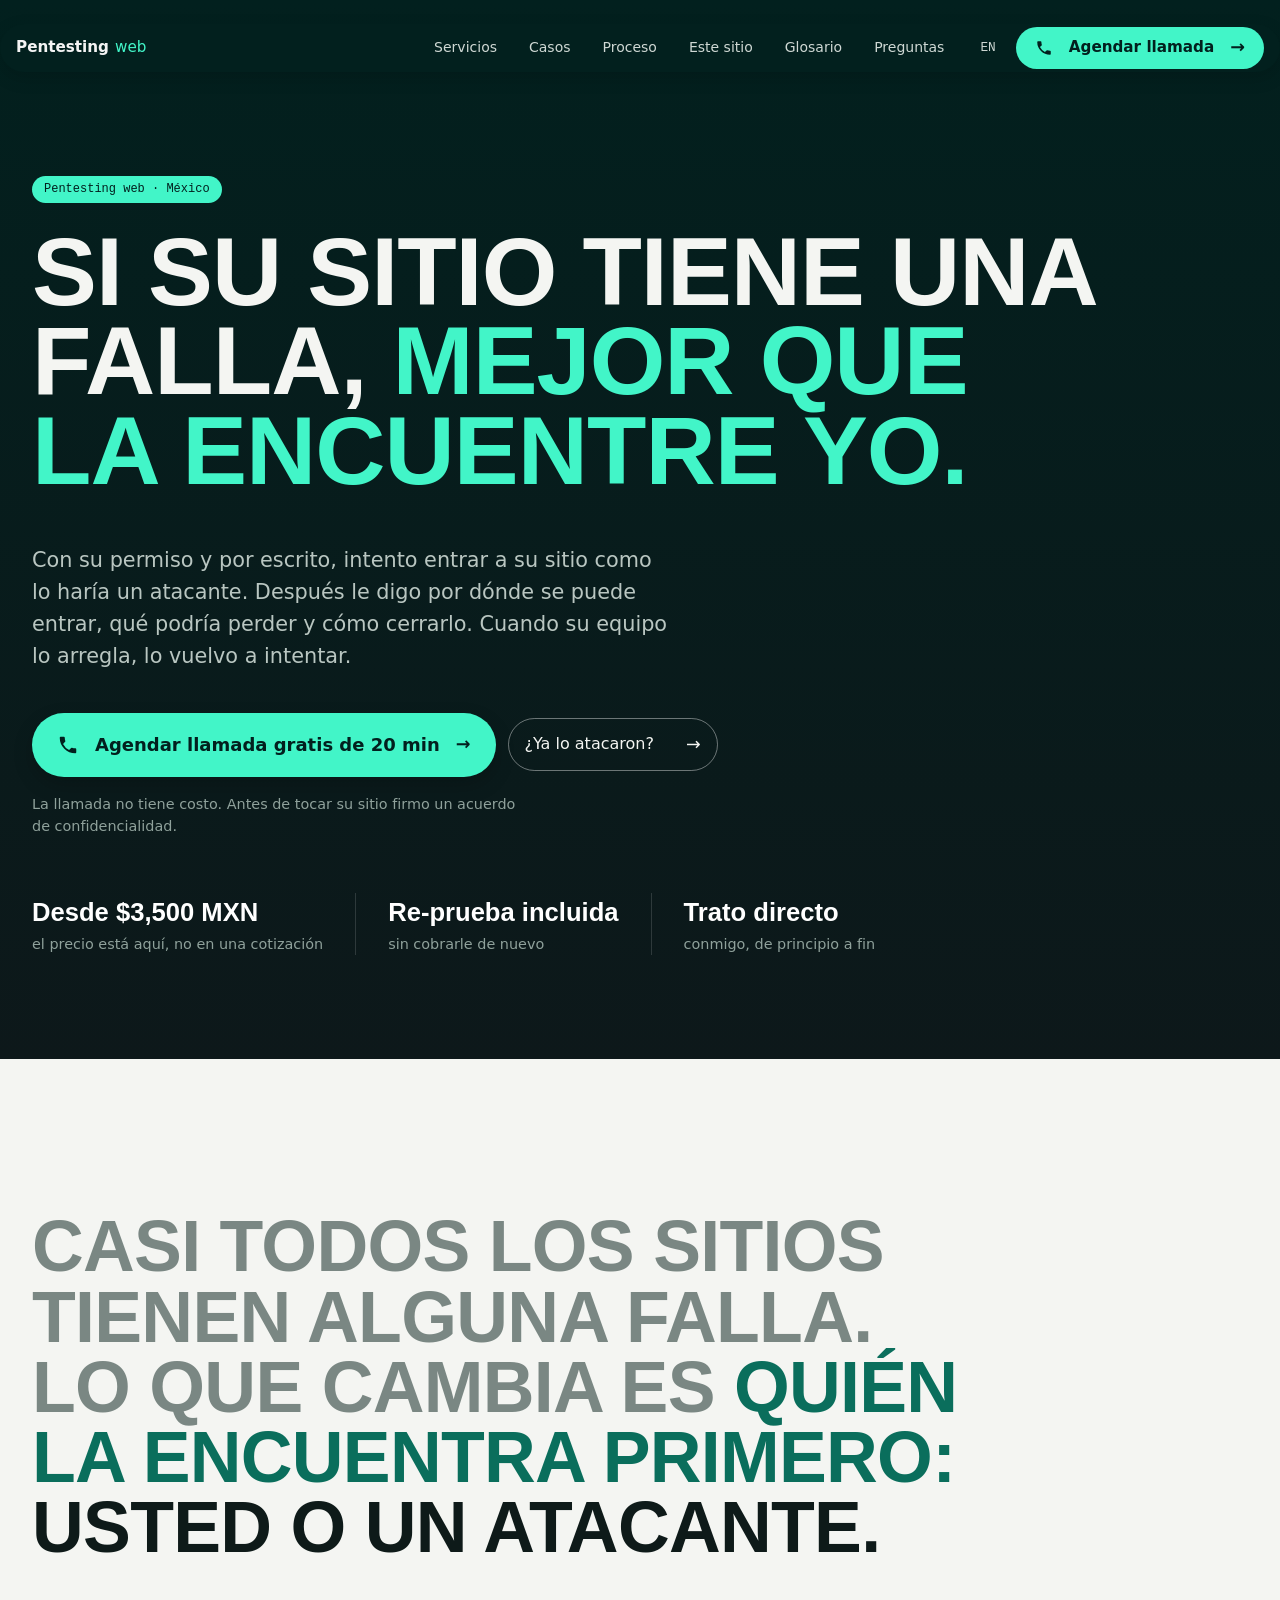
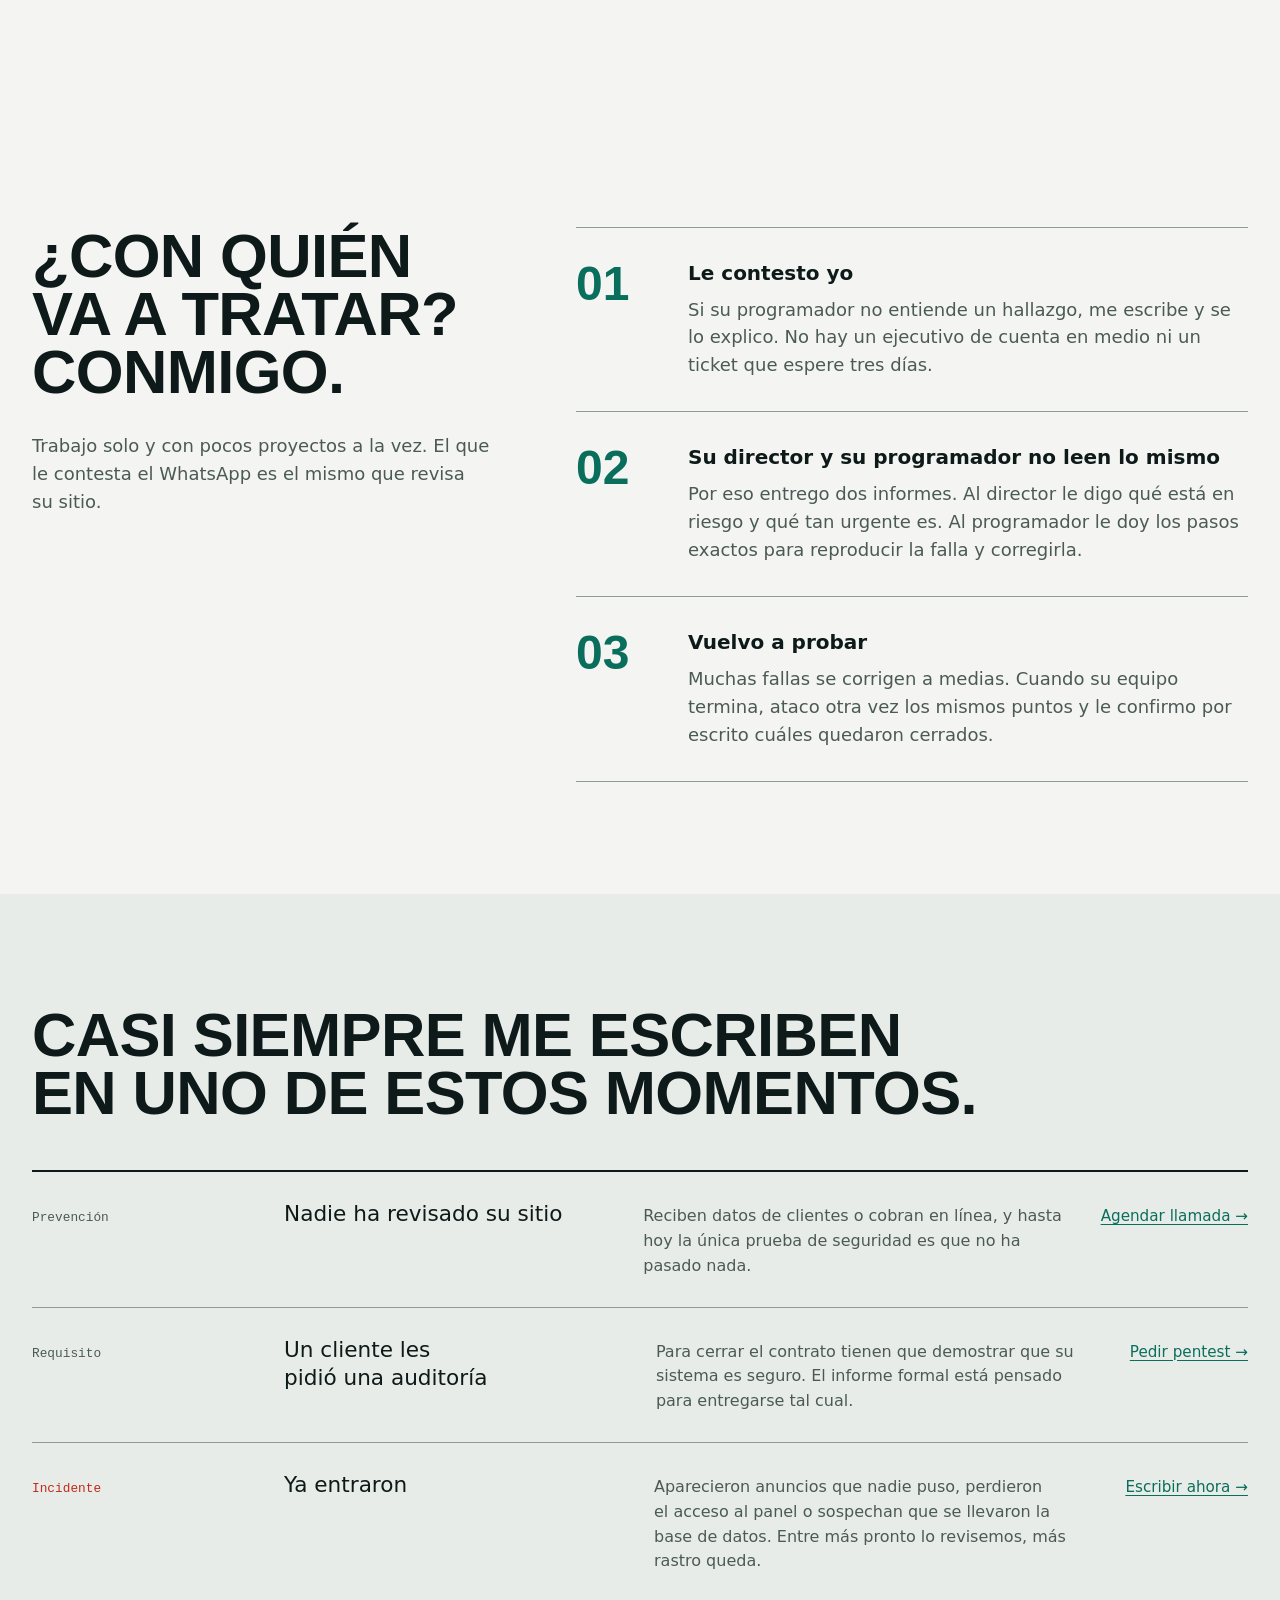
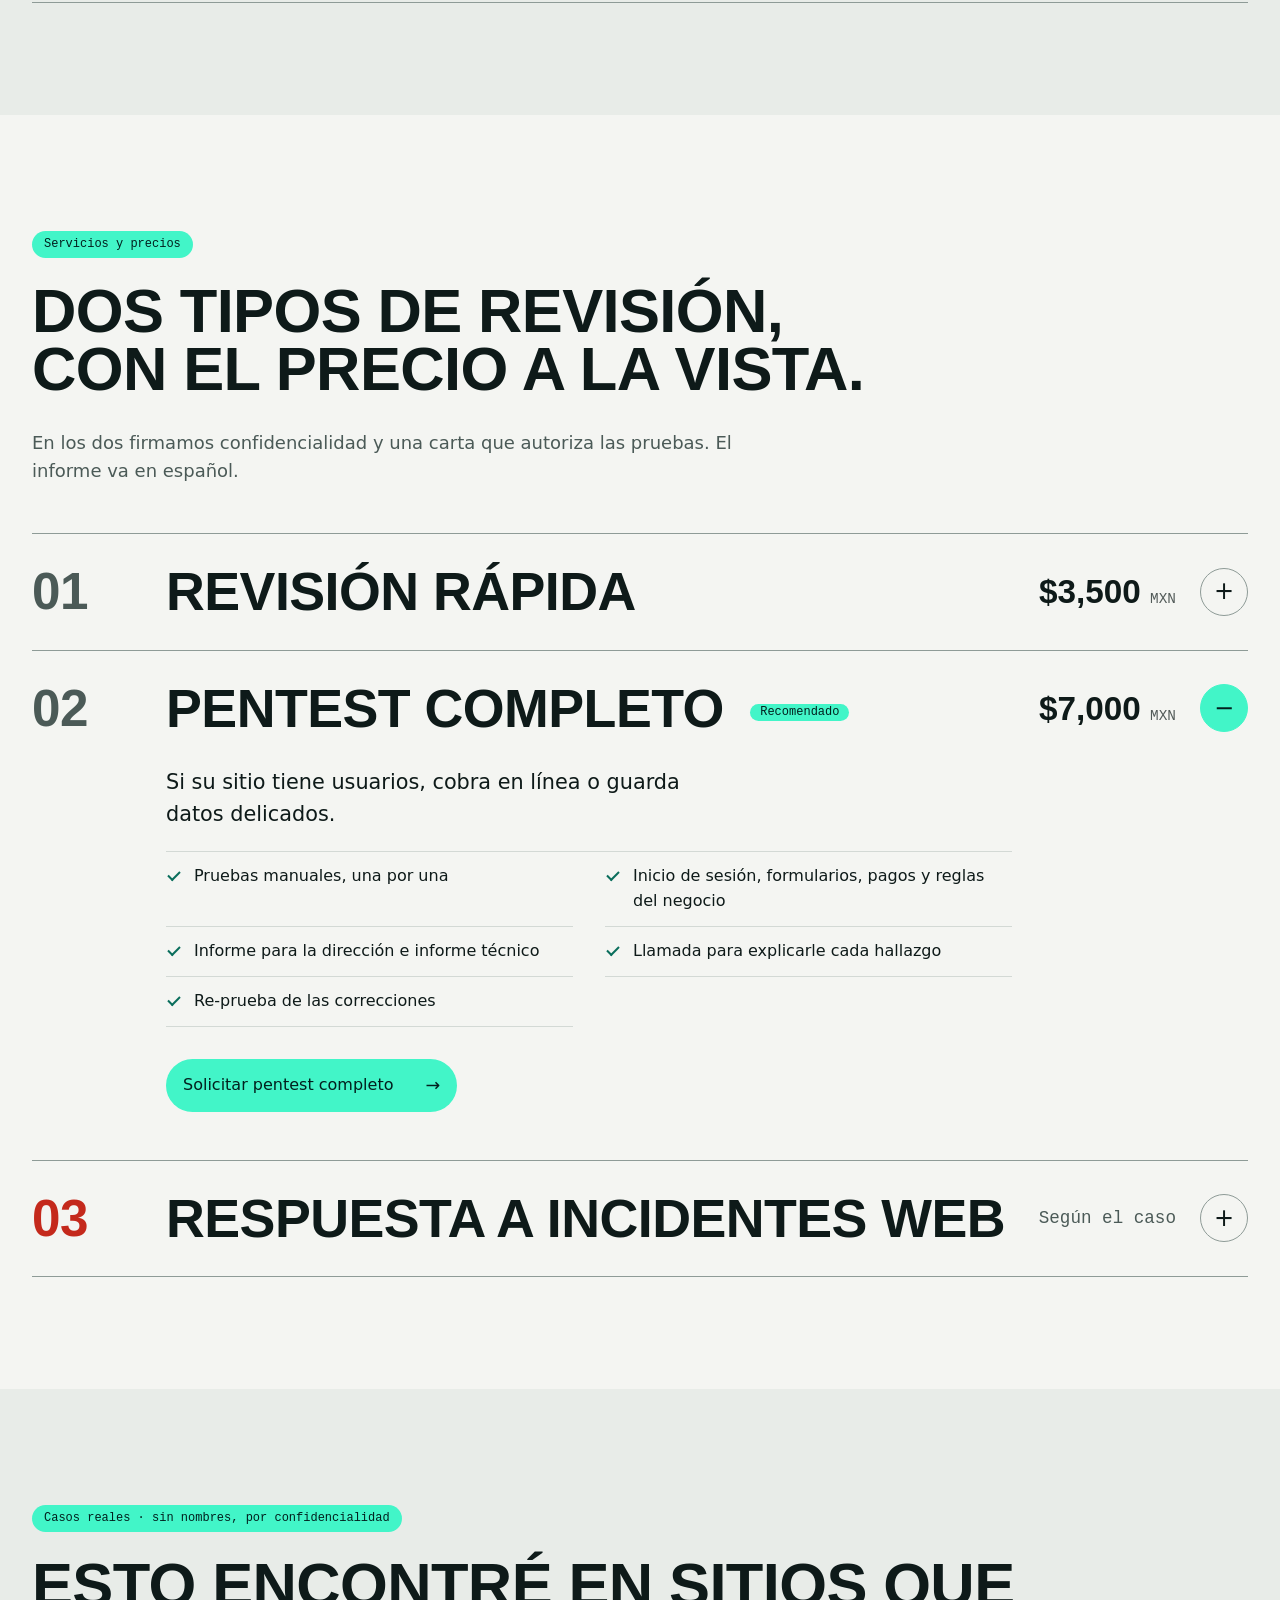
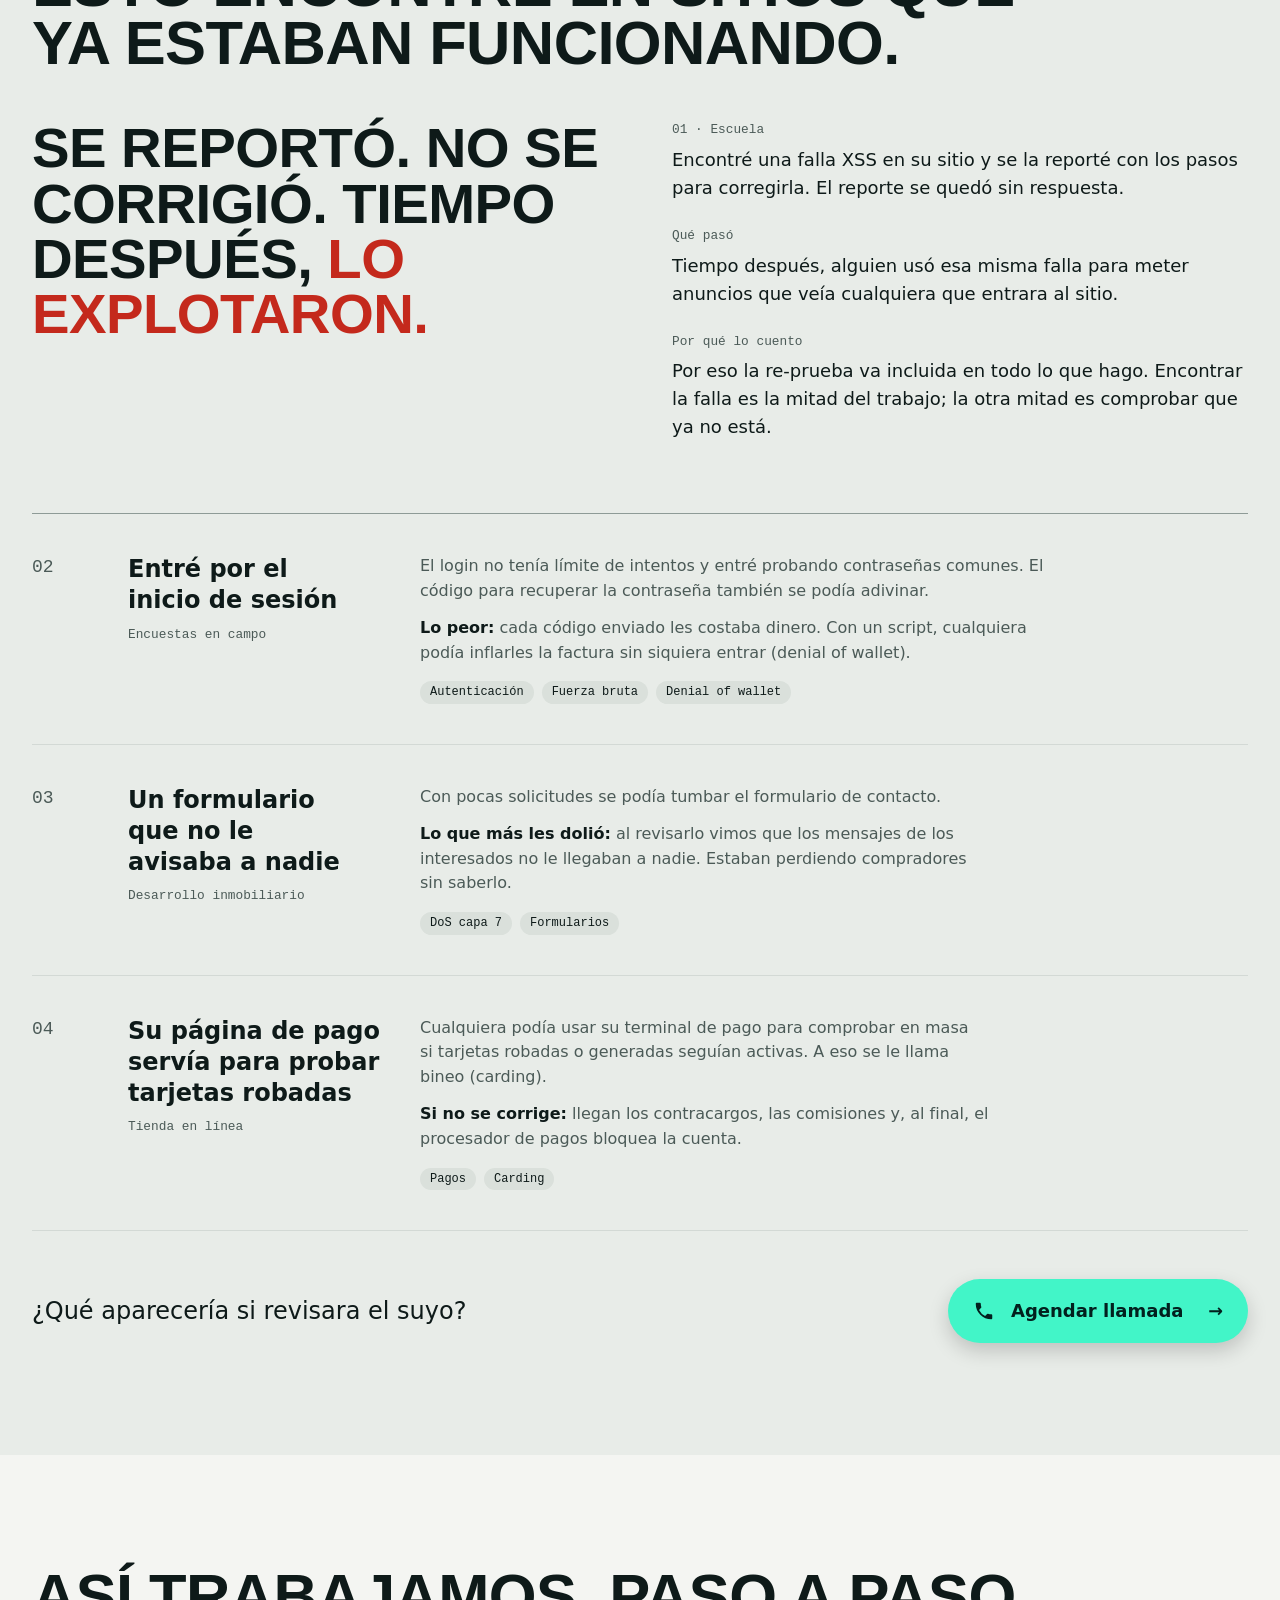
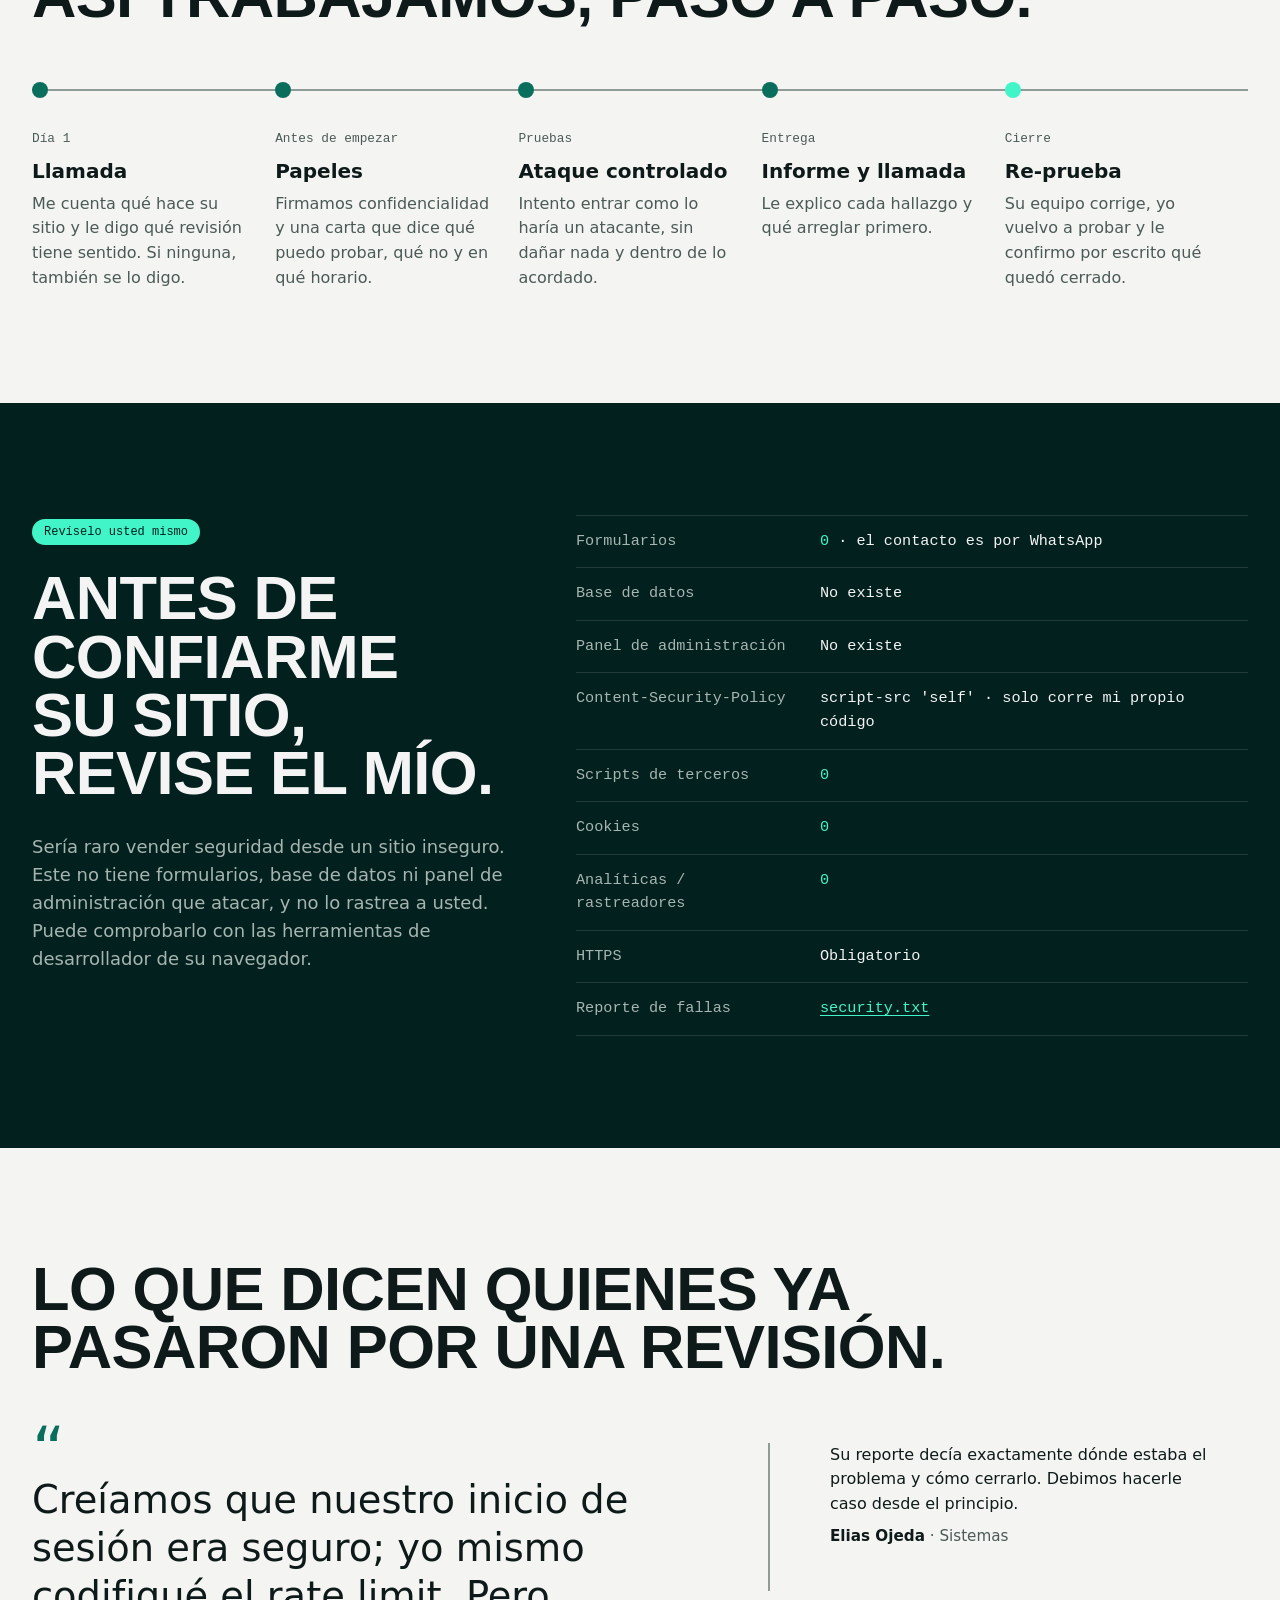
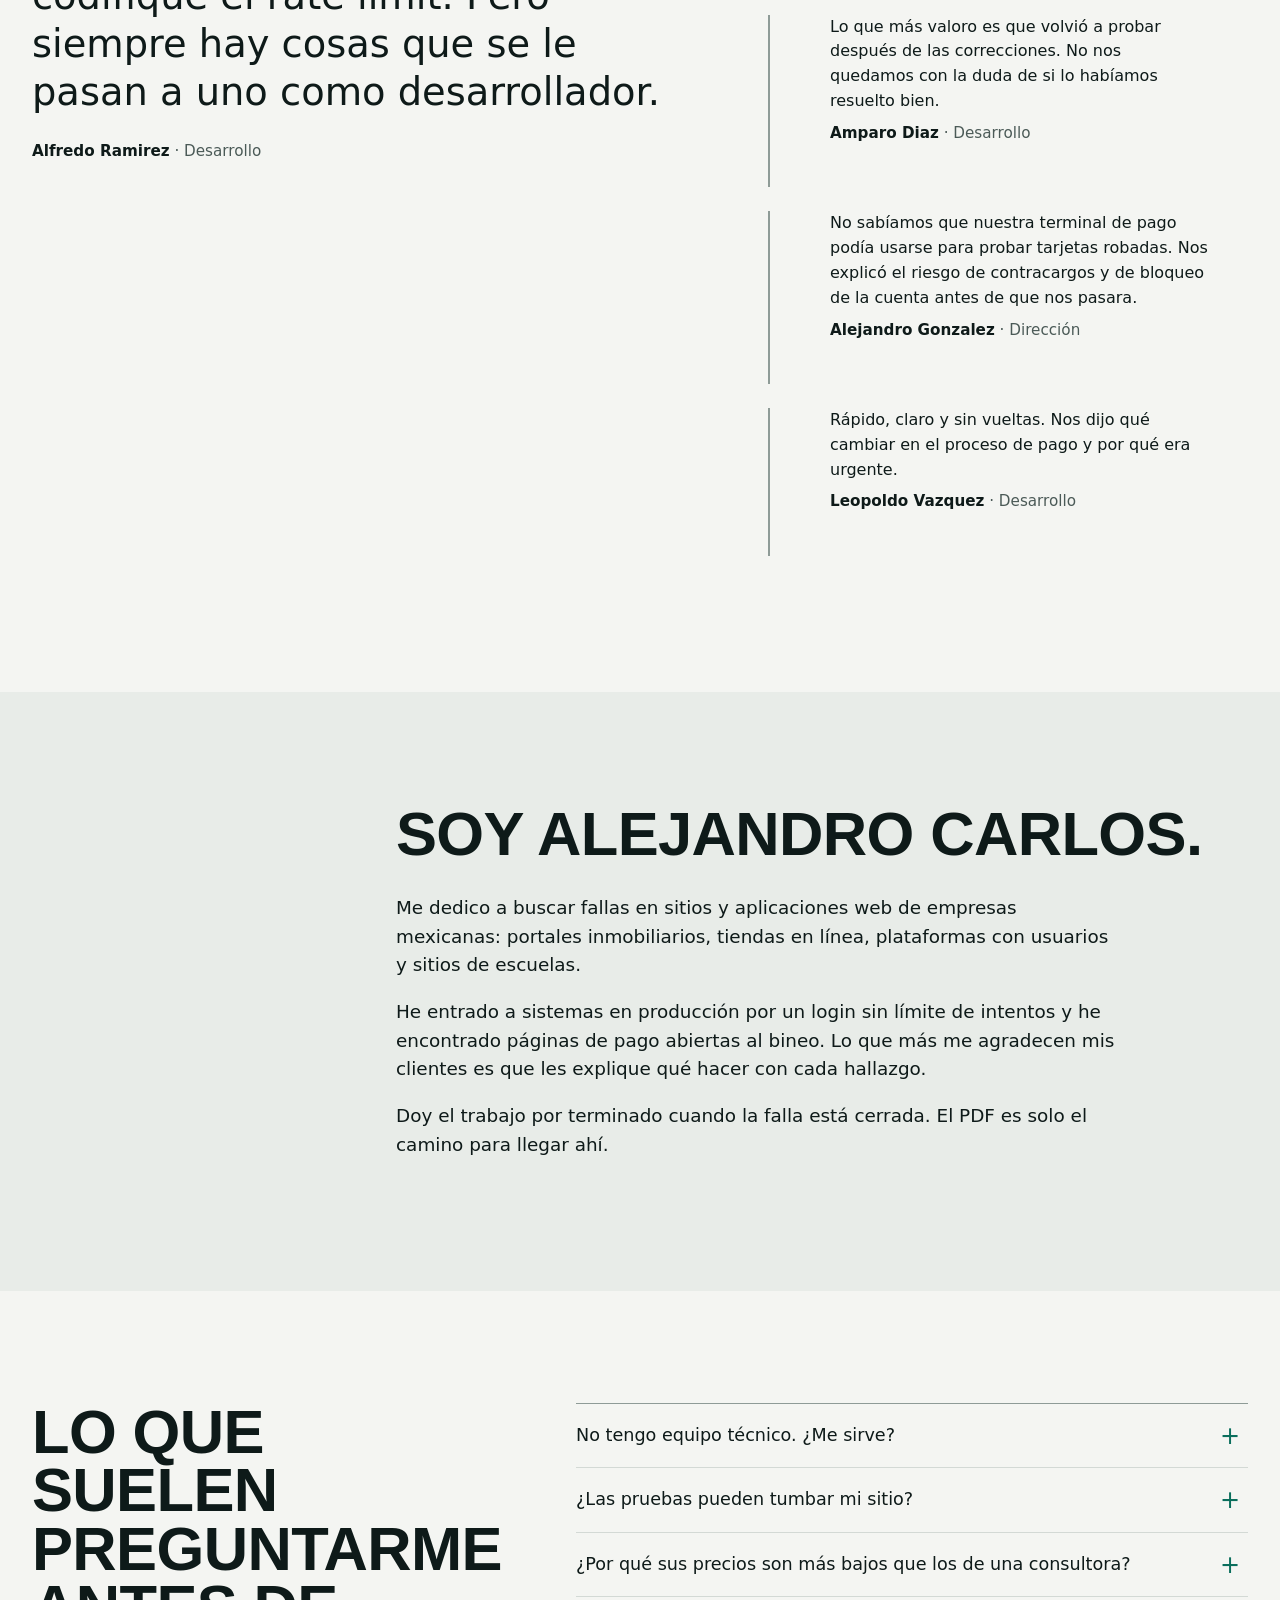
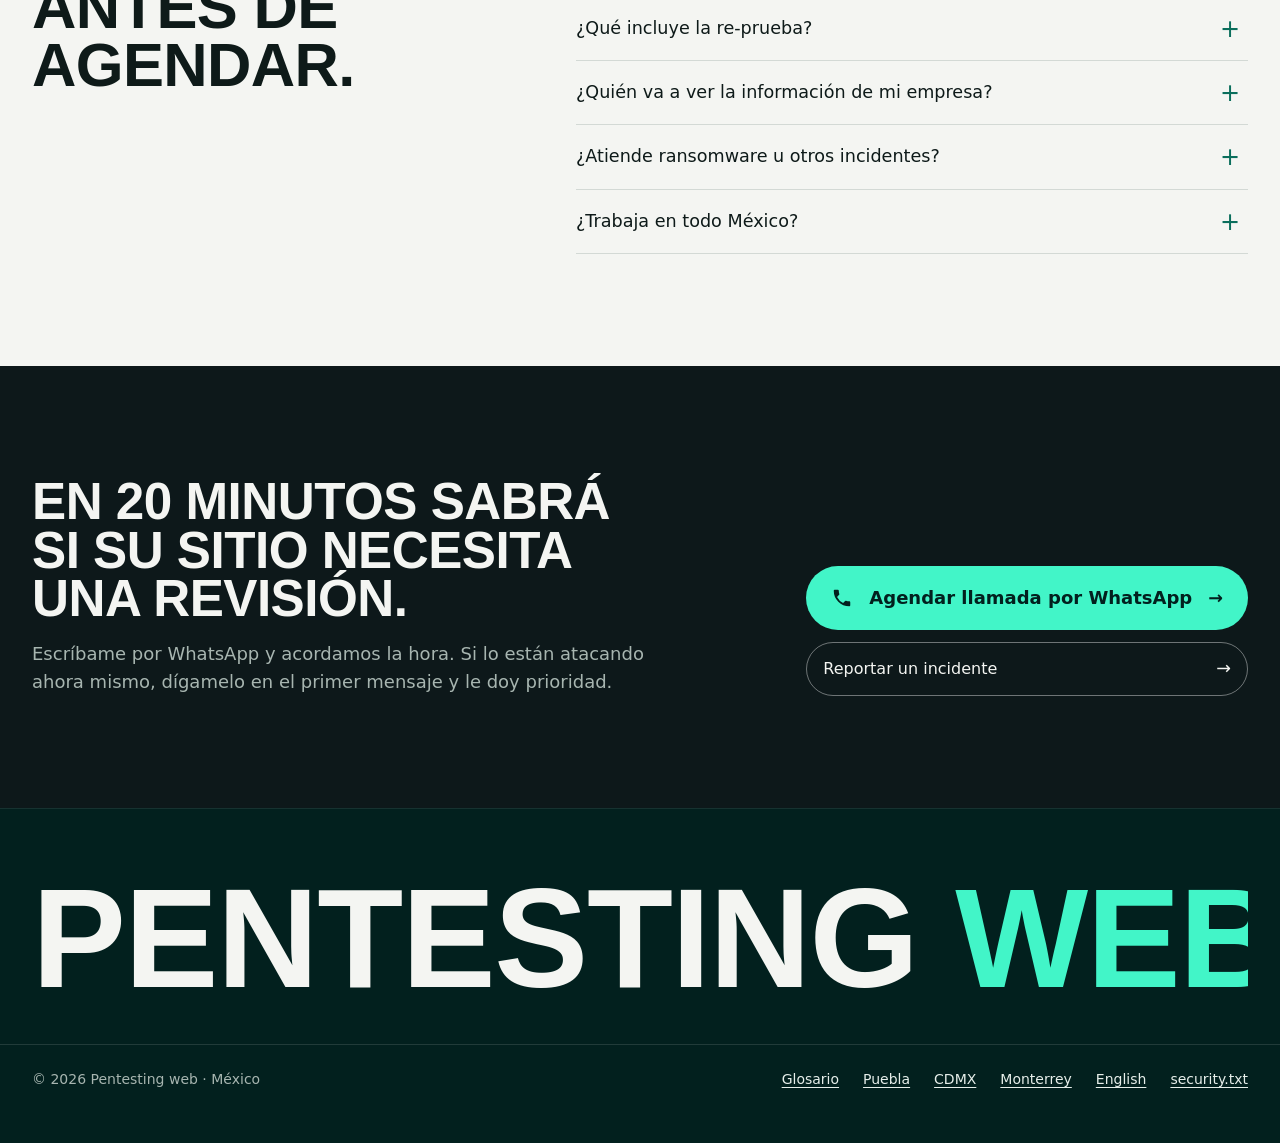
<file: index.html>
<!doctype html>
<html lang="es-MX">
<head>
  <meta charset="utf-8">
  <meta name="viewport" content="width=device-width, initial-scale=1">
  <meta http-equiv="Content-Security-Policy" content="default-src 'none'; script-src 'self'; style-src 'self' https://fonts.googleapis.com; font-src https://fonts.gstatic.com; img-src 'self'; base-uri 'none'; form-action 'none'; upgrade-insecure-requests">
  <meta name="referrer" content="strict-origin-when-cross-origin">
  <link rel="canonical" href="https://alejandroaxa.github.io/webtester/">
  <meta property="og:url" content="https://alejandroaxa.github.io/webtester/">
  <link rel="alternate" hreflang="es-MX" href="https://alejandroaxa.github.io/webtester/">
  <link rel="alternate" hreflang="en" href="https://alejandroaxa.github.io/webtester/en/">
  <link rel="alternate" hreflang="x-default" href="https://alejandroaxa.github.io/webtester/">
  <title>Pentester web en México | Alejandro Carlos</title>
  <meta name="description" content="Pentester web en México. Intento entrar a su sitio como lo haría un atacante, le explico qué encontré y vuelvo a probar cuando lo corrige. Desde $3,500 MXN, remoto.">
  <meta name="theme-color" content="#161616">
  <meta property="og:type" content="website">
  <meta property="og:locale" content="es_MX">
  <meta property="og:title" content="Pentesting web en México">
  <meta property="og:description" content="Si su sitio tiene una falla, mejor que la encuentre yo. Re-prueba incluida.">
  <link rel="preconnect" href="https://fonts.googleapis.com">
  <link rel="preconnect" href="https://fonts.gstatic.com" crossorigin>
  <link href="https://fonts.googleapis.com/css2?family=IBM+Plex+Mono:wght@400;600&family=IBM+Plex+Sans+Condensed:wght@600;700&family=IBM+Plex+Sans:wght@300;400;600&display=swap" rel="stylesheet">
  <link rel="stylesheet" href="styles.css">
  <script type="application/ld+json">
  {
    "@context": "https://schema.org",
    "@type": "ProfessionalService",
    "name": "Alejandro Carlos · Pentesting web",
    "description": "Pruebas de penetración para aplicaciones web, revisión rápida de seguridad y respuesta a incidentes web.",
    "founder": { "@type": "Person", "name": "Alejandro Carlos", "jobTitle": "Pentester web" },
    "areaServed": [
      { "@type": "Country", "name": "México" },
      { "@type": "City", "name": "Puebla" },
      { "@type": "City", "name": "Ciudad de México" },
      { "@type": "City", "name": "Monterrey" }
    ],
    "priceRange": "$3,500 – $7,000 MXN",
    "knowsLanguage": ["es-MX", "en"]
  }
  </script>
</head>
<body>
  <a class="skip-link" href="#contenido">Saltar al contenido</a>

  <header class="site-header">
    <div class="container header-inner">
      <a class="brand" href="index.html" aria-label="Inicio"><strong>Pentesting</strong><span>web</span></a>
      <nav class="nav" aria-label="Principal">
        <ul class="nav-links">
          <li><a href="#servicios">Servicios</a></li>
          <li><a href="#casos">Casos</a></li>
          <li><a href="#proceso">Proceso</a></li>
          <li><a href="#este-sitio">Este sitio</a></li>
          <li><a href="glosario.html">Glosario</a></li>
          <li><a href="#preguntas">Preguntas</a></li>
        </ul>
        <a class="lang" href="en/index.html" hreflang="en" lang="en" aria-label="English version">EN</a>
        <a class="btn btn-primary btn-sm btn-cta" href="#contacto" data-wa="llamada"><svg class="icon" viewBox="0 0 24 24" aria-hidden="true" focusable="false"><path d="M6.6 10.8a15.1 15.1 0 0 0 6.6 6.6l2.2-2.2a1 1 0 0 1 1-.25c1.1.37 2.3.57 3.6.57a1 1 0 0 1 1 1V20a1 1 0 0 1-1 1A17 17 0 0 1 3 4a1 1 0 0 1 1-1h3.5a1 1 0 0 1 1 1c0 1.25.2 2.45.57 3.57a1 1 0 0 1-.25 1z"/></svg><span>Agendar llamada</span></a>
      </nav>
    </div>
  </header>

  <main id="contenido">

    <!-- 1. HERO -->
    <section class="hero" aria-labelledby="hero-title">
      <div class="container hero-solo">
        <div class="hero-copy">
          <p class="kicker">Pentesting web · México</p>
          <h1 id="hero-title">Si su sitio tiene una falla, <span class="hl">mejor que la encuentre yo.</span></h1>
          <p class="hero-lead">Con su permiso y por escrito, intento entrar a su sitio como lo haría un atacante. Después le digo por dónde se puede entrar, qué podría perder y cómo cerrarlo. Cuando su equipo lo arregla, lo vuelvo a intentar.</p>
          <div class="actions">
            <a class="btn btn-primary btn-cta btn-pulse" href="#contacto" data-wa="llamada"><svg class="icon" viewBox="0 0 24 24" aria-hidden="true" focusable="false"><path d="M6.6 10.8a15.1 15.1 0 0 0 6.6 6.6l2.2-2.2a1 1 0 0 1 1-.25c1.1.37 2.3.57 3.6.57a1 1 0 0 1 1 1V20a1 1 0 0 1-1 1A17 17 0 0 1 3 4a1 1 0 0 1 1-1h3.5a1 1 0 0 1 1 1c0 1.25.2 2.45.57 3.57a1 1 0 0 1-.25 1z"/></svg><span>Agendar llamada gratis de 20 min</span></a>
            <a class="btn btn-ghost" href="#contacto" data-wa="incidente">¿Ya lo atacaron?</a>
          </div>
          <p class="hero-note">La llamada no tiene costo. Antes de tocar su sitio firmo un acuerdo de confidencialidad.</p>
          <ul class="facts">
            <li><strong>Desde $3,500 MXN</strong>el precio está aquí, no en una cotización</li>
            <li><strong>Re-prueba incluida</strong>sin cobrarle de nuevo</li>
            <li><strong>Trato directo</strong>conmigo, de principio a fin</li>
          </ul>
        </div>
      </div>
    </section>

    <!-- MANIFIESTO -->
    <section class="manifesto" aria-label="Por qué existe este servicio">
      <div class="container">
        <p class="manifesto-text" data-reveal>Casi todos los sitios tienen alguna falla. Lo que cambia es <span class="hl">quién la encuentra primero:</span> usted o un atacante.</p>
      </div>
    </section>

    <!-- 2. CON QUIÉN HABLA -->
    <section aria-labelledby="compromisos-title">
      <div class="container split">
        <div class="split-sticky">
          <h2 id="compromisos-title">¿Con quién va a tratar? Conmigo.</h2>
          <p class="muted">Trabajo solo y con pocos proyectos a la vez. El que le contesta el WhatsApp es el mismo que revisa su sitio.</p>
        </div>
        <ol class="numbered">
          <li><div><h3>Le contesto yo</h3><p>Si su programador no entiende un hallazgo, me escribe y se lo explico. No hay un ejecutivo de cuenta en medio ni un ticket que espere tres días.</p></div></li>
          <li><div><h3>Su director y su programador no leen lo mismo</h3><p>Por eso entrego dos informes. Al director le digo qué está en riesgo y qué tan urgente es. Al programador le doy los pasos exactos para reproducir la falla y corregirla.</p></div></li>
          <li><div><h3>Vuelvo a probar</h3><p>Muchas fallas se corrigen a medias. Cuando su equipo termina, ataco otra vez los mismos puntos y le confirmo por escrito cuáles quedaron cerrados.</p></div></li>
        </ol>
      </div>
    </section>

    <!-- 3. SITUACIONES -->
    <section class="section-alt" aria-labelledby="cuando-title">
      <div class="container">
        <h2 id="cuando-title">Casi siempre me escriben en uno de estos momentos.</h2>
        <div class="rows">
          <div class="row">
            <span class="tag">Prevención</span>
            <h3>Nadie ha revisado su sitio</h3>
            <p>Reciben datos de clientes o cobran en línea, y hasta hoy la única prueba de seguridad es que no ha pasado nada.</p>
            <a href="#contacto" data-wa="llamada">Agendar llamada →</a>
          </div>
          <div class="row">
            <span class="tag">Requisito</span>
            <h3>Un cliente les pidió una auditoría</h3>
            <p>Para cerrar el contrato tienen que demostrar que su sistema es seguro. El informe formal está pensado para entregarse tal cual.</p>
            <a href="#contacto" data-wa="completo">Pedir pentest →</a>
          </div>
          <div class="row urgent">
            <span class="tag">Incidente</span>
            <h3>Ya entraron</h3>
            <p>Aparecieron anuncios que nadie puso, perdieron el acceso al panel o sospechan que se llevaron la base de datos. Entre más pronto lo revisemos, más rastro queda.</p>
            <a href="#contacto" data-wa="incidente">Escribir ahora →</a>
          </div>
        </div>
      </div>
    </section>

    <!-- 4. SERVICIOS Y PRECIOS -->
    <section id="servicios" aria-labelledby="servicios-title">
      <div class="container">
        <p class="kicker">Servicios y precios</p>
        <h2 id="servicios-title">Dos tipos de revisión, con el precio a la vista.</h2>
        <p class="muted">En los dos firmamos confidencialidad y una carta que autoriza las pruebas. El informe va en español.</p>
        <div class="svc">
          <details class="svc-item">
            <summary><span class="svc-num">01</span><span class="svc-name">Revisión rápida</span><span class="svc-price">$3,500 <small>MXN</small></span></summary>
            <div class="svc-body">
              <p class="svc-lead">Si necesita saber pronto dónde está lo más grave.</p>
              <ul class="includes">
                <li>Las fallas más comunes y las más peligrosas</li>
                <li>Resumen para la dirección</li>
                <li>Lista de qué corregir primero</li>
                <li>Re-prueba de las correcciones</li>
              </ul>
              <a class="btn btn-primary" href="#contacto" data-wa="rapida">Solicitar revisión rápida</a>
            </div>
          </details>
          <details class="svc-item" open>
            <summary><span class="svc-num">02</span><span class="svc-name">Pentest completo <span class="pill">Recomendado</span></span><span class="svc-price">$7,000 <small>MXN</small></span></summary>
            <div class="svc-body">
              <p class="svc-lead">Si su sitio tiene usuarios, cobra en línea o guarda datos delicados.</p>
              <ul class="includes">
                <li>Pruebas manuales, una por una</li>
                <li>Inicio de sesión, formularios, pagos y reglas del negocio</li>
                <li>Informe para la dirección e informe técnico</li>
                <li>Llamada para explicarle cada hallazgo</li>
                <li>Re-prueba de las correcciones</li>
              </ul>
              <a class="btn btn-primary" href="#contacto" data-wa="completo">Solicitar pentest completo</a>
            </div>
          </details>
          <details class="svc-item svc-alert">
            <summary><span class="svc-num">03</span><span class="svc-name">Respuesta a incidentes web</span><span class="svc-price svc-price-text">Según el caso</span></summary>
            <div class="svc-body">
              <p class="svc-lead">Si alteraron su sitio, le inyectaron código, entraron sin permiso o se llevaron su base de datos, averiguo por dónde entraron y cómo cerrar esa puerta.</p>
              <p><strong>No atiendo</strong> ransomware, virus en computadoras ni problemas de red.</p>
              <a class="btn btn-primary" href="#contacto" data-wa="incidente">Reportar un incidente</a>
            </div>
          </details>
        </div>
      </div>
    </section>

    <!-- 5. CASOS -->
    <section id="casos" class="section-alt" aria-labelledby="casos-title">
      <div class="container">
        <p class="kicker">Casos reales · sin nombres, por confidencialidad</p>
        <h2 id="casos-title">Esto encontré en sitios que ya estaban funcionando.</h2>
        <div class="feature-case">
          <p class="pull">Se reportó. No se corrigió. Tiempo después, <em>lo explotaron.</em></p>
          <dl>
            <dt>01 · Escuela</dt>
            <dd>Encontré una falla XSS en su sitio y se la reporté con los pasos para corregirla. El reporte se quedó sin respuesta.</dd>
            <dt>Qué pasó</dt>
            <dd>Tiempo después, alguien usó esa misma falla para meter anuncios que veía cualquiera que entrara al sitio.</dd>
            <dt>Por qué lo cuento</dt>
            <dd>Por eso la re-prueba va incluida en todo lo que hago. Encontrar la falla es la mitad del trabajo; la otra mitad es comprobar que ya no está.</dd>
          </dl>
        </div>
        <ol class="case-list">
          <li class="case-item">
            <span class="num">02</span>
            <div><h3>Entré por el inicio de sesión</h3><span class="sector">Encuestas en campo</span></div>
            <div>
              <p>El login no tenía límite de intentos y entré probando contraseñas comunes. El código para recuperar la contraseña también se podía adivinar.</p>
              <p><strong>Lo peor:</strong> cada código enviado les costaba dinero. Con un script, cualquiera podía inflarles la factura sin siquiera entrar (<span lang="en">denial of wallet</span>).</p>
              <ul class="tags" aria-label="Temas"><li>Autenticación</li><li>Fuerza bruta</li><li>Denial of wallet</li></ul>
            </div>
          </li>
          <li class="case-item">
            <span class="num">03</span>
            <div><h3>Un formulario que no le avisaba a nadie</h3><span class="sector">Desarrollo inmobiliario</span></div>
            <div>
              <p>Con pocas solicitudes se podía tumbar el formulario de contacto.</p>
              <p><strong>Lo que más les dolió:</strong> al revisarlo vimos que los mensajes de los interesados no le llegaban a nadie. Estaban perdiendo compradores sin saberlo.</p>
              <ul class="tags" aria-label="Temas"><li>DoS capa 7</li><li>Formularios</li></ul>
            </div>
          </li>
          <li class="case-item">
            <span class="num">04</span>
            <div><h3>Su página de pago servía para probar tarjetas robadas</h3><span class="sector">Tienda en línea</span></div>
            <div>
              <p>Cualquiera podía usar su terminal de pago para comprobar en masa si tarjetas robadas o generadas seguían activas. A eso se le llama bineo (<span lang="en">carding</span>).</p>
              <p><strong>Si no se corrige:</strong> llegan los contracargos, las comisiones y, al final, el procesador de pagos bloquea la cuenta.</p>
              <ul class="tags" aria-label="Temas"><li>Pagos</li><li>Carding</li></ul>
            </div>
          </li>
        </ol>
        <div class="next-case">
          <p>¿Qué aparecería si revisara el suyo?</p>
          <a class="btn btn-primary btn-cta" href="#contacto" data-wa="llamada"><svg class="icon" viewBox="0 0 24 24" aria-hidden="true" focusable="false"><path d="M6.6 10.8a15.1 15.1 0 0 0 6.6 6.6l2.2-2.2a1 1 0 0 1 1-.25c1.1.37 2.3.57 3.6.57a1 1 0 0 1 1 1V20a1 1 0 0 1-1 1A17 17 0 0 1 3 4a1 1 0 0 1 1-1h3.5a1 1 0 0 1 1 1c0 1.25.2 2.45.57 3.57a1 1 0 0 1-.25 1z"/></svg><span>Agendar llamada</span></a>
        </div>
      </div>
    </section>

    <!-- 6. PROCESO -->
    <section id="proceso" aria-labelledby="proceso-title">
      <div class="container">
        <h2 id="proceso-title">Así trabajamos, paso a paso.</h2>
        <ol class="timeline">
          <li><span class="step">Día 1</span><h3>Llamada</h3><p>Me cuenta qué hace su sitio y le digo qué revisión tiene sentido. Si ninguna, también se lo digo.</p></li>
          <li><span class="step">Antes de empezar</span><h3>Papeles</h3><p>Firmamos confidencialidad y una carta que dice qué puedo probar, qué no y en qué horario.</p></li>
          <li><span class="step">Pruebas</span><h3>Ataque controlado</h3><p>Intento entrar como lo haría un atacante, sin dañar nada y dentro de lo acordado.</p></li>
          <li><span class="step">Entrega</span><h3>Informe y llamada</h3><p>Le explico cada hallazgo y qué arreglar primero.</p></li>
          <li><span class="step">Cierre</span><h3>Re-prueba</h3><p>Su equipo corrige, yo vuelvo a probar y le confirmo por escrito qué quedó cerrado.</p></li>
        </ol>
      </div>
    </section>

    <!-- 7. ESTE SITIO -->
    <section id="este-sitio" class="inverse" aria-labelledby="sitio-title">
      <div class="container spec-wrap">
        <div>
          <p class="kicker">Revíselo usted mismo</p>
          <h2 id="sitio-title">Antes de confiarme su sitio, revise el mío.</h2>
          <p class="muted">Sería raro vender seguridad desde un sitio inseguro. Este no tiene formularios, base de datos ni panel de administración que atacar, y no lo rastrea a usted. Puede comprobarlo con las herramientas de desarrollador de su navegador.</p>
        </div>
        <dl class="spec">
          <div><dt>Formularios</dt><dd><span class="good">0</span> · el contacto es por WhatsApp</dd></div>
          <div><dt>Base de datos</dt><dd>No existe</dd></div>
          <div><dt>Panel de administración</dt><dd>No existe</dd></div>
          <div><dt>Content-Security-Policy</dt><dd>script-src 'self' · solo corre mi propio código</dd></div>
          <div><dt>Scripts de terceros</dt><dd><span class="good">0</span></dd></div>
          <div><dt>Cookies</dt><dd><span class="good">0</span></dd></div>
          <div><dt>Analíticas / rastreadores</dt><dd><span class="good">0</span></dd></div>
          <div><dt>HTTPS</dt><dd>Obligatorio</dd></div>
          <div><dt>Reporte de fallas</dt><dd><a href=".well-known/security.txt">security.txt</a></dd></div>
        </dl>
      </div>
    </section>

    <!-- 8. TESTIMONIOS -->
    <section aria-labelledby="testimonios-title">
      <div class="container">
        <h2 id="testimonios-title">Lo que dicen quienes ya pasaron por una revisión.</h2>
        <div class="quotes">
          <figure class="big-quote">
            <blockquote>Creíamos que nuestro inicio de sesión era seguro; yo mismo codifiqué el <span lang="en">rate limit</span>. Pero siempre hay cosas que se le pasan a uno como desarrollador.</blockquote>
            <figcaption class="cite"><strong>Alfredo Ramirez</strong> · Desarrollo</figcaption>
          </figure>
          <ul class="small-quotes">
            <li><figure><blockquote>Su reporte decía exactamente dónde estaba el problema y cómo cerrarlo. Debimos hacerle caso desde el principio.</blockquote><figcaption class="cite"><strong>Elias Ojeda</strong> · Sistemas</figcaption></figure></li>
            <li><figure><blockquote>Lo que más valoro es que volvió a probar después de las correcciones. No nos quedamos con la duda de si lo habíamos resuelto bien.</blockquote><figcaption class="cite"><strong>Amparo Diaz</strong> · Desarrollo</figcaption></figure></li>
            <li><figure><blockquote>No sabíamos que nuestra terminal de pago podía usarse para probar tarjetas robadas. Nos explicó el riesgo de contracargos y de bloqueo de la cuenta antes de que nos pasara.</blockquote><figcaption class="cite"><strong>Alejandro Gonzalez</strong> · Dirección</figcaption></figure></li>
            <li><figure><blockquote>Rápido, claro y sin vueltas. Nos dijo qué cambiar en el proceso de pago y por qué era urgente.</blockquote><figcaption class="cite"><strong>Leopoldo Vazquez</strong> · Desarrollo</figcaption></figure></li>
          </ul>
        </div>
      </div>
    </section>

    <!-- 9. SOBRE MÍ -->
    <section class="section-alt about" aria-labelledby="sobre-title">
      <div class="container split">
        <img class="about-photo" src="img/alejandro-carlos.jpg" alt="Retrato de Alejandro Carlos" width="720" height="900" loading="lazy">
        <div>
          <h2 id="sobre-title">Soy Alejandro Carlos.</h2>
          <p>Me dedico a buscar fallas en sitios y aplicaciones web de empresas mexicanas: portales inmobiliarios, tiendas en línea, plataformas con usuarios y sitios de escuelas.</p>
          <p>He entrado a sistemas en producción por un login sin límite de intentos y he encontrado páginas de pago abiertas al bineo. Lo que más me agradecen mis clientes es que les explique qué hacer con cada hallazgo.</p>
          <p>Doy el trabajo por terminado cuando la falla está cerrada. El PDF es solo el camino para llegar ahí.</p>
        </div>
      </div>
    </section>

    <!-- 10. PREGUNTAS -->
    <section id="preguntas" aria-labelledby="faq-title">
      <div class="container split">
        <div class="split-sticky">
          <h2 id="faq-title">Lo que suelen preguntarme antes de agendar.</h2>
        </div>
        <div class="faq">
          <details>
            <summary>No tengo equipo técnico. ¿Me sirve?</summary>
            <p>Sí. El resumen para la dirección está escrito sin tecnicismos. El informe técnico se lo pasa a quien le hizo el sitio, sea un programador o una agencia.</p>
          </details>
          <details>
            <summary>¿Las pruebas pueden tumbar mi sitio?</summary>
            <p>Acordamos por escrito qué se prueba y en qué horario. Cualquier prueba que pueda afectar la disponibilidad solo la hago si usted la autoriza expresamente.</p>
          </details>
          <details>
            <summary>¿Por qué sus precios son más bajos que los de una consultora?</summary>
            <p>Porque trabajo solo, sin oficinas ni vendedores, y porque estoy formando mi cartera de clientes. Las pruebas son manuales igual y la re-prueba va incluida igual.</p>
          </details>
          <details>
            <summary>¿Qué incluye la re-prueba?</summary>
            <p>Cuando su equipo termina de corregir, vuelvo a probar cada hallazgo y le confirmo por escrito cuáles quedaron cerrados.</p>
          </details>
          <details>
            <summary>¿Quién va a ver la información de mi empresa?</summary>
            <p>Solo yo y las personas que usted indique. Firmamos un acuerdo de confidencialidad antes de cualquier prueba.</p>
          </details>
          <details>
            <summary>¿Atiende ransomware u otros incidentes?</summary>
            <p>No. Solo incidentes en sitios y aplicaciones web: código inyectado, accesos no autorizados y robo de bases de datos.</p>
          </details>
          <details>
            <summary>¿Trabaja en todo México?</summary>
            <p>Sí, de forma remota.</p>
          </details>
        </div>
      </div>
    </section>

    <!-- CTA FINAL -->
    <section id="contacto" class="cta-band" aria-labelledby="contacto-title">
      <div class="container cta-grid">
        <div>
          <h2 id="contacto-title">En 20 minutos sabrá si su sitio necesita una revisión.</h2>
          <p>Escríbame por WhatsApp y acordamos la hora. Si lo están atacando ahora mismo, dígamelo en el primer mensaje y le doy prioridad.</p>
        </div>
        <div class="actions">
          <a class="btn btn-primary btn-cta" href="#contacto" data-wa="llamada"><svg class="icon" viewBox="0 0 24 24" aria-hidden="true" focusable="false"><path d="M6.6 10.8a15.1 15.1 0 0 0 6.6 6.6l2.2-2.2a1 1 0 0 1 1-.25c1.1.37 2.3.57 3.6.57a1 1 0 0 1 1 1V20a1 1 0 0 1-1 1A17 17 0 0 1 3 4a1 1 0 0 1 1-1h3.5a1 1 0 0 1 1 1c0 1.25.2 2.45.57 3.57a1 1 0 0 1-.25 1z"/></svg><span>Agendar llamada por WhatsApp</span></a>
          <a class="btn btn-ghost" href="#contacto" data-wa="incidente">Reportar un incidente</a>
        </div>
      </div>
    </section>
  </main>

  <div class="mobile-cta"><a class="btn btn-primary btn-cta" href="#contacto" data-wa="llamada"><svg class="icon" viewBox="0 0 24 24" aria-hidden="true" focusable="false"><path d="M6.6 10.8a15.1 15.1 0 0 0 6.6 6.6l2.2-2.2a1 1 0 0 1 1-.25c1.1.37 2.3.57 3.6.57a1 1 0 0 1 1 1V20a1 1 0 0 1-1 1A17 17 0 0 1 3 4a1 1 0 0 1 1-1h3.5a1 1 0 0 1 1 1c0 1.25.2 2.45.57 3.57a1 1 0 0 1-.25 1z"/></svg><span>Agendar llamada gratis</span></a></div>

  <footer class="site-footer">
    <div class="container">
      <p class="footer-mark" aria-hidden="true">Pentesting <span>web</span></p>
    </div>
    <div class="container footer-inner">
      <p>© <span id="year">2026</span> Pentesting web · México</p>
      <ul class="footer-links" aria-label="Enlaces">
        <li><a href="glosario.html">Glosario</a></li>
        <li><a href="pentest-web-puebla.html">Puebla</a></li>
        <li><a href="pentest-web-cdmx.html">CDMX</a></li>
        <li><a href="pentest-web-monterrey.html">Monterrey</a></li>
        <li><a href="en/index.html" hreflang="en" lang="en">English</a></li>
        <li><a href=".well-known/security.txt">security.txt</a></li>
      </ul>
    </div>
  </footer>

  <script src="main.js" defer></script>
</body>
</html>
</file>
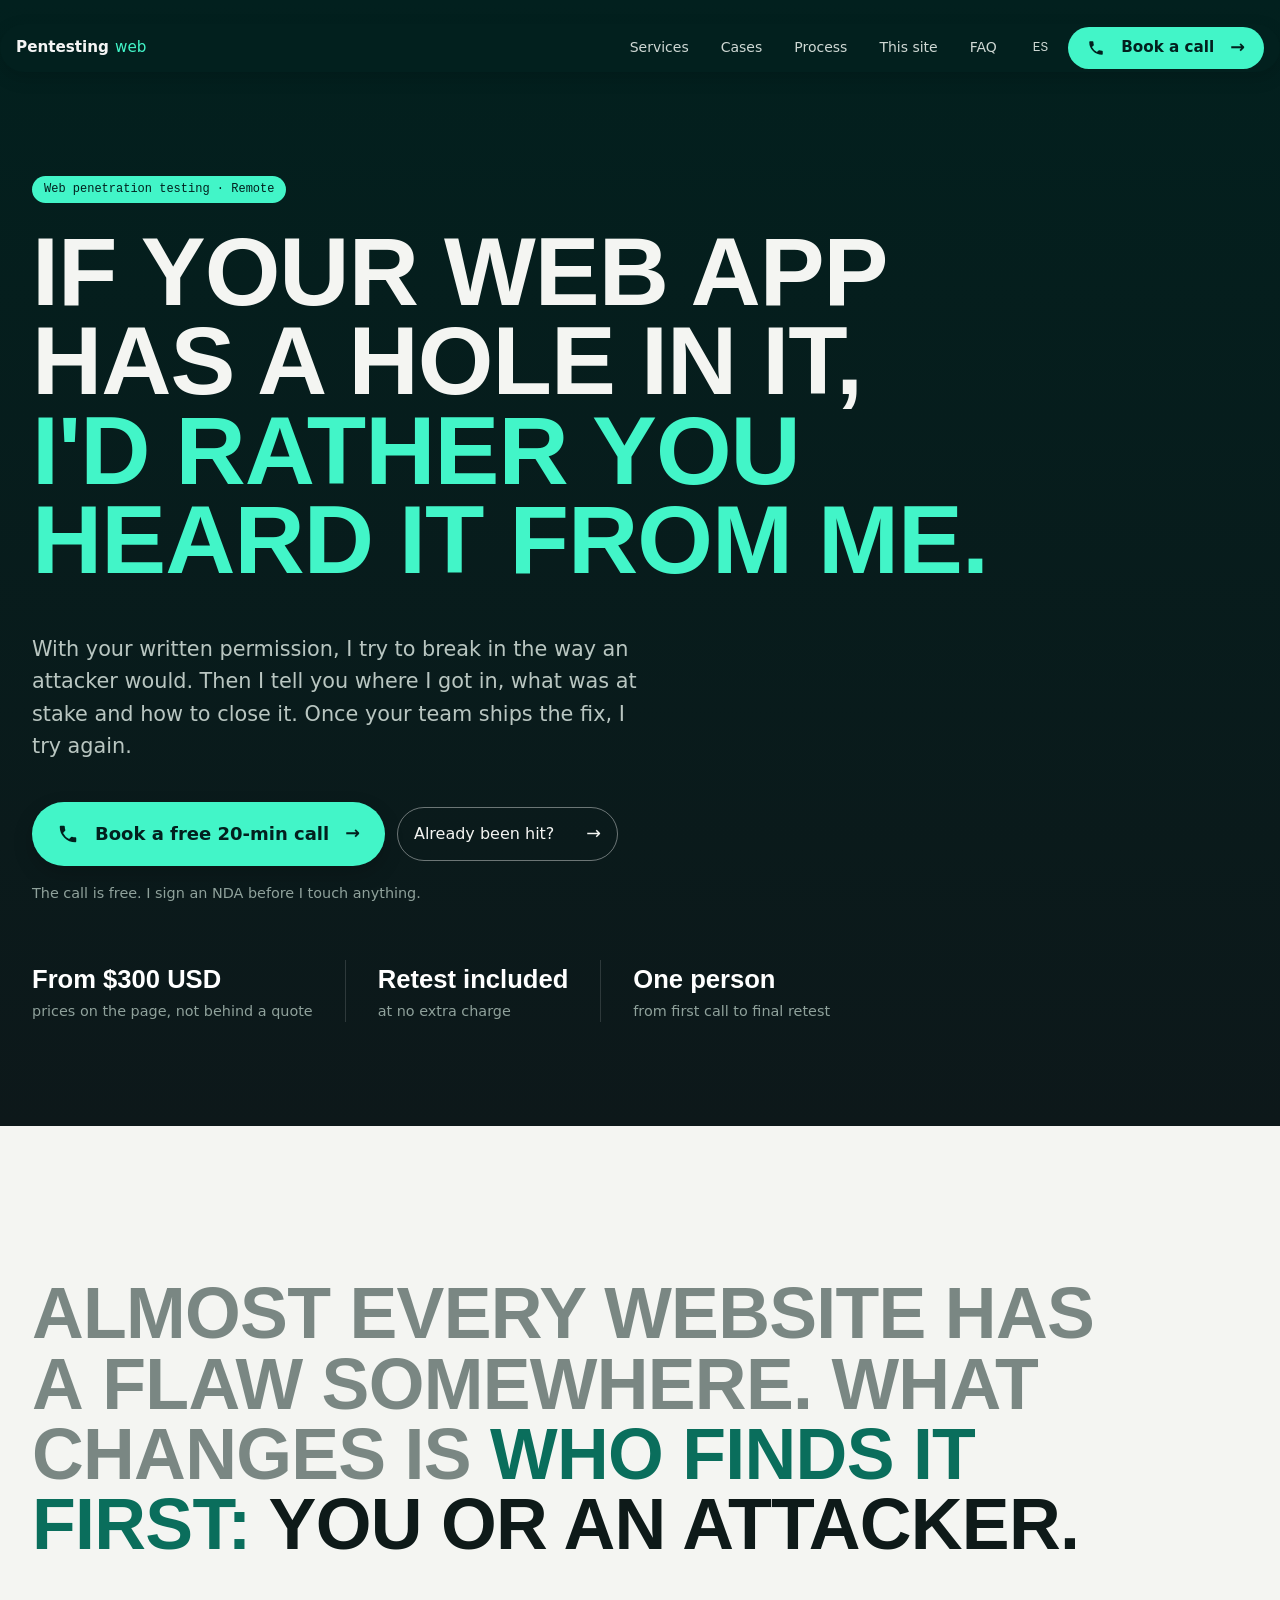
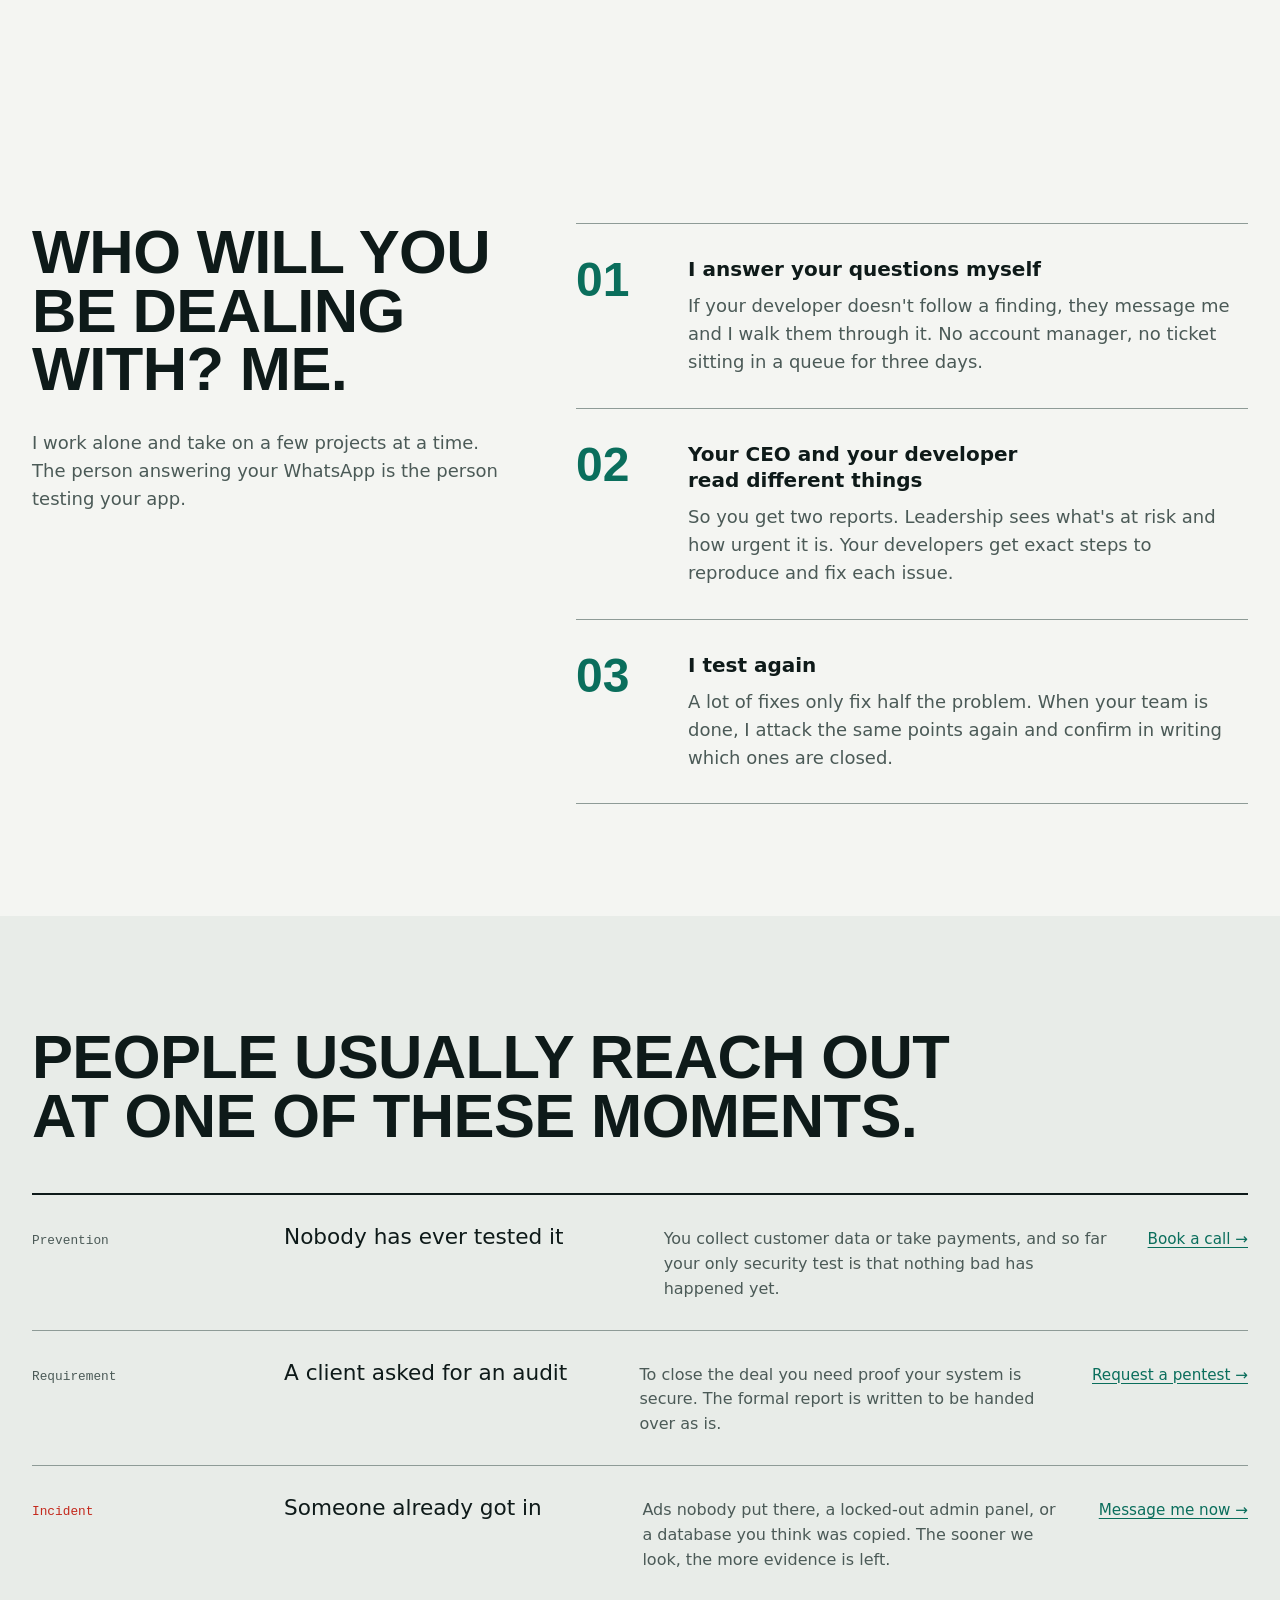
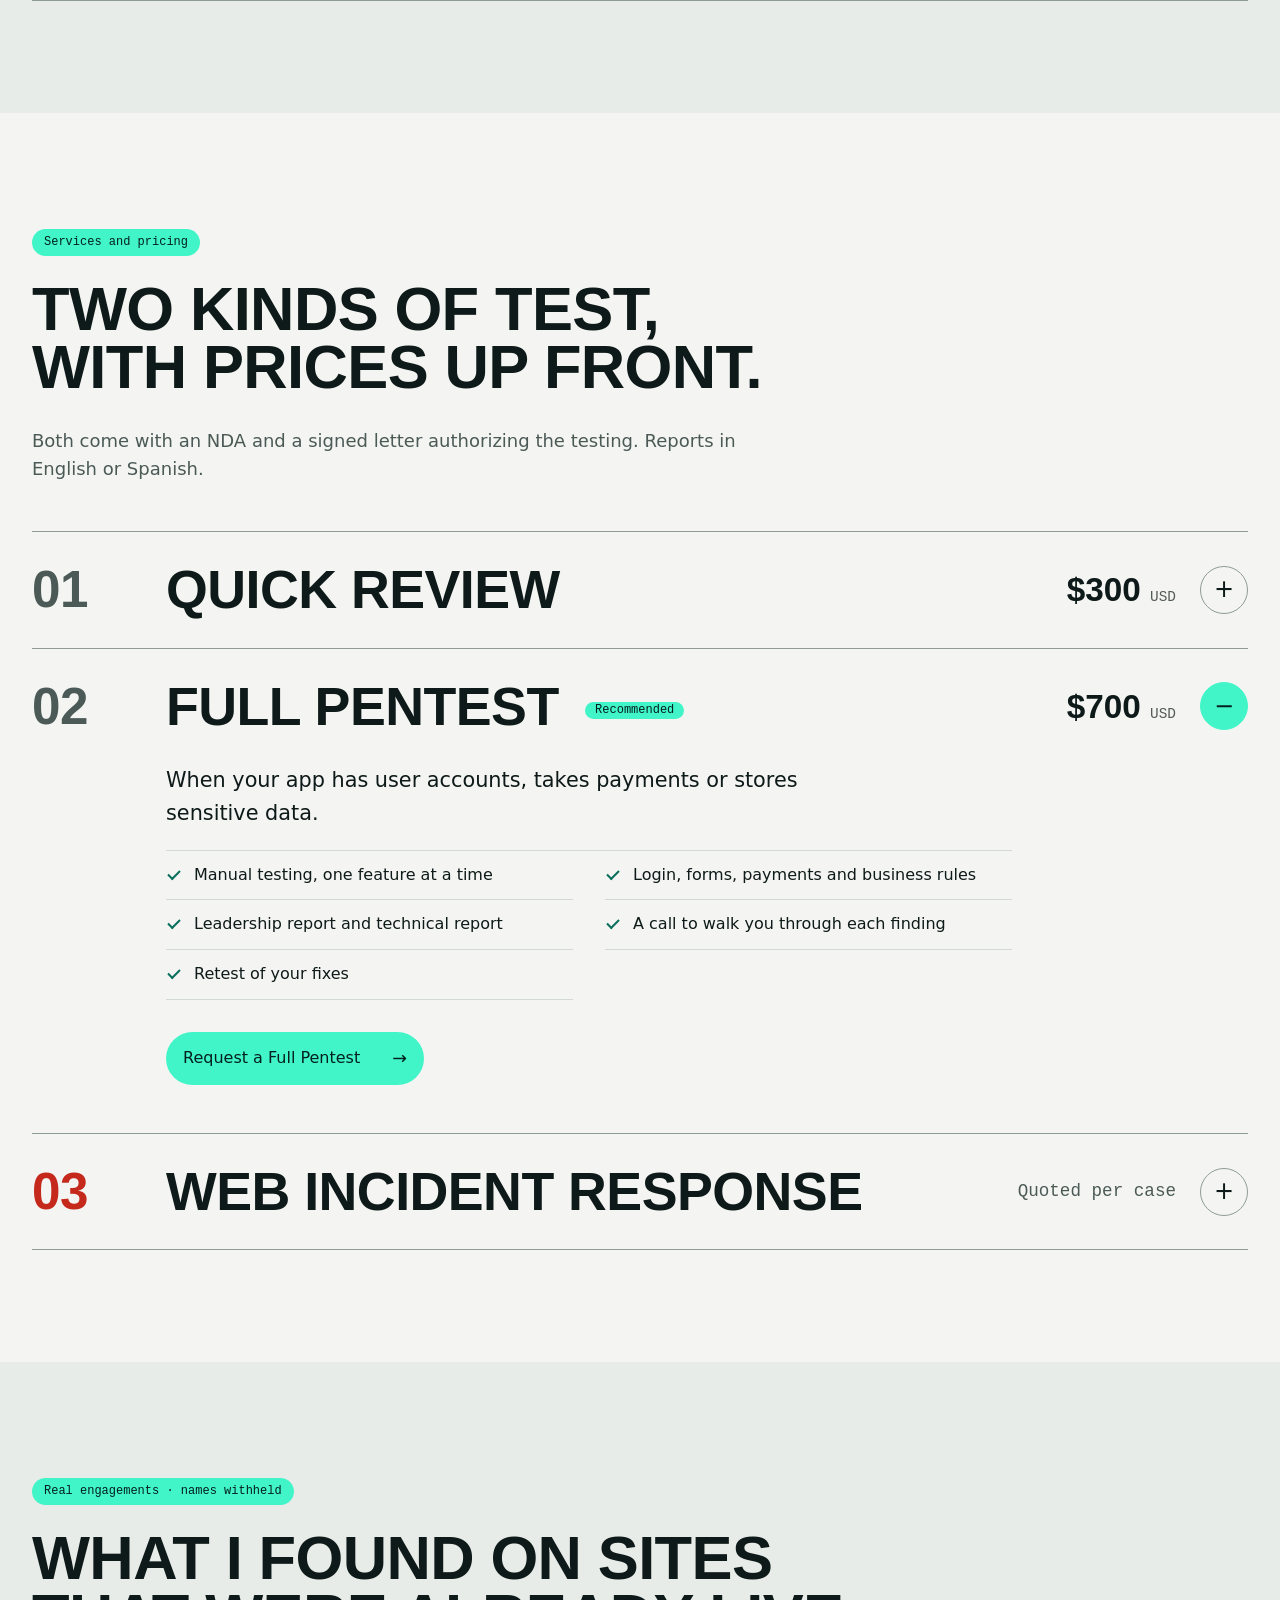
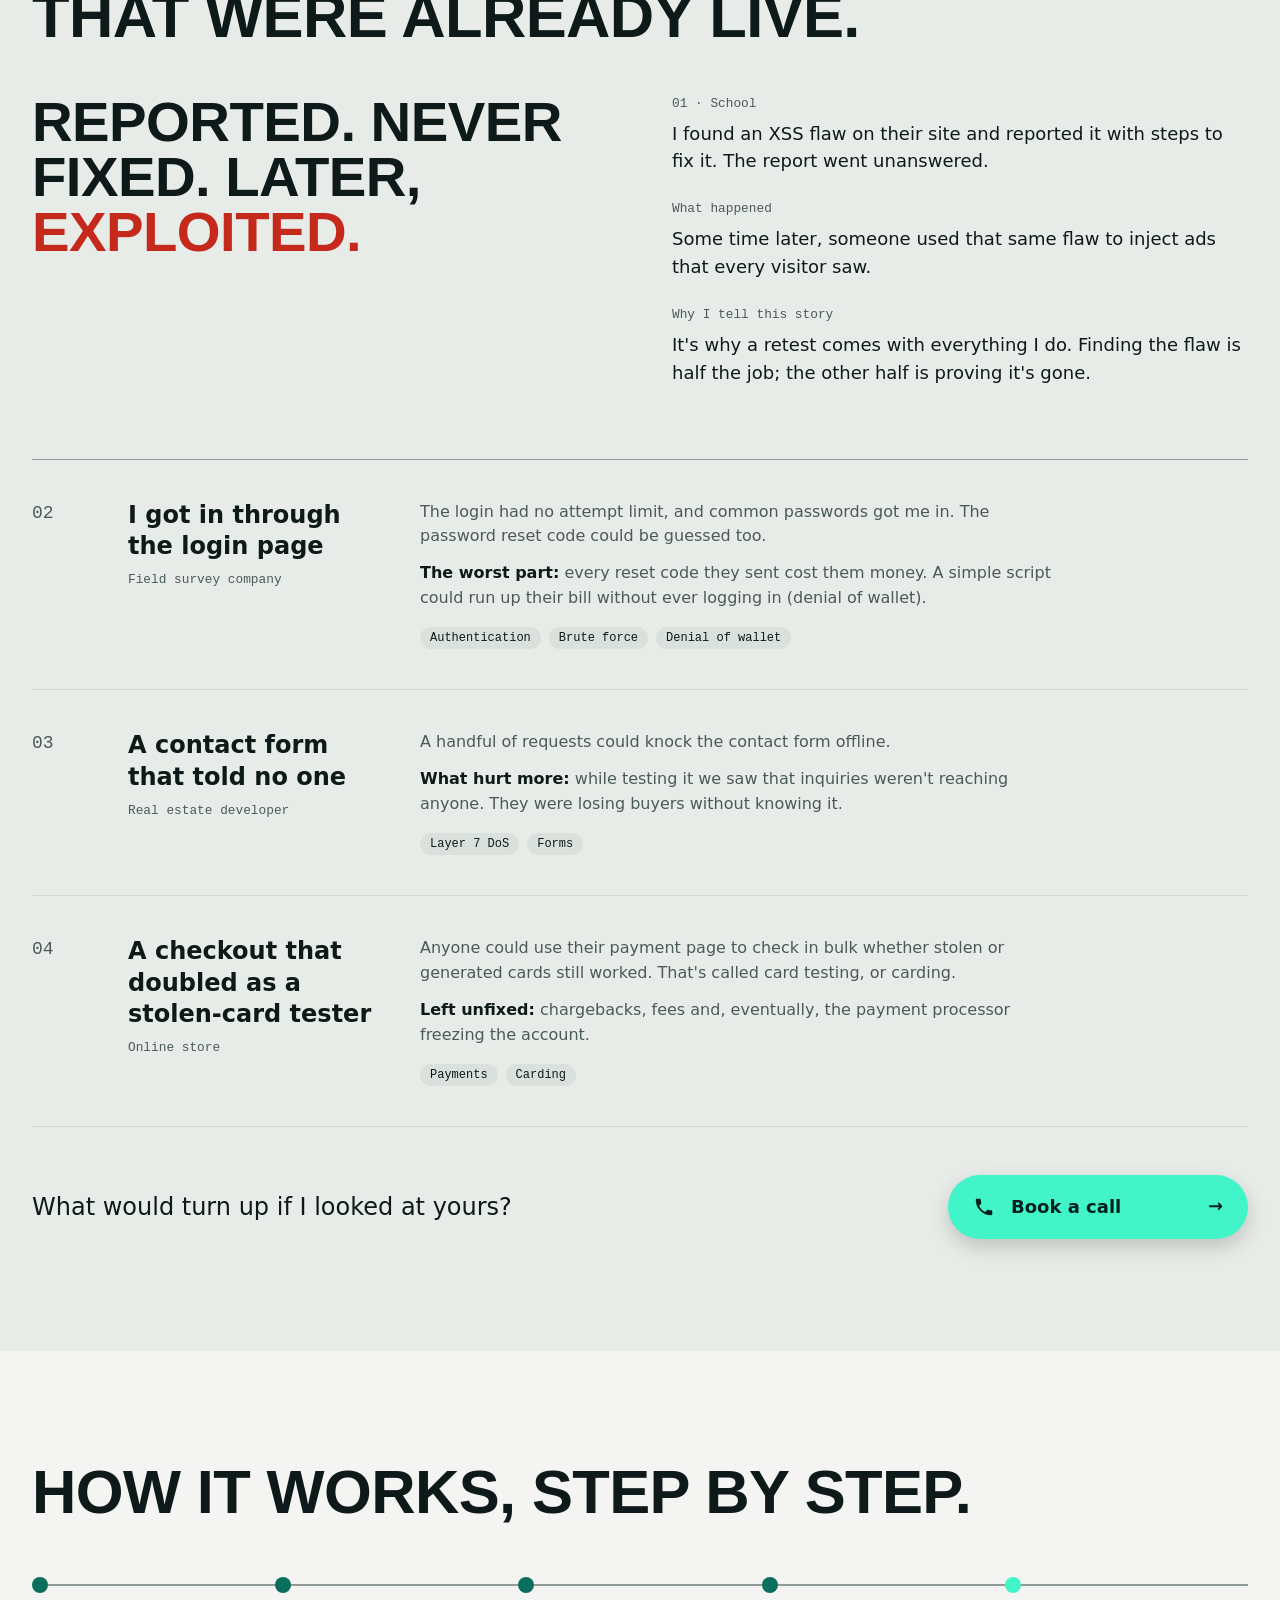
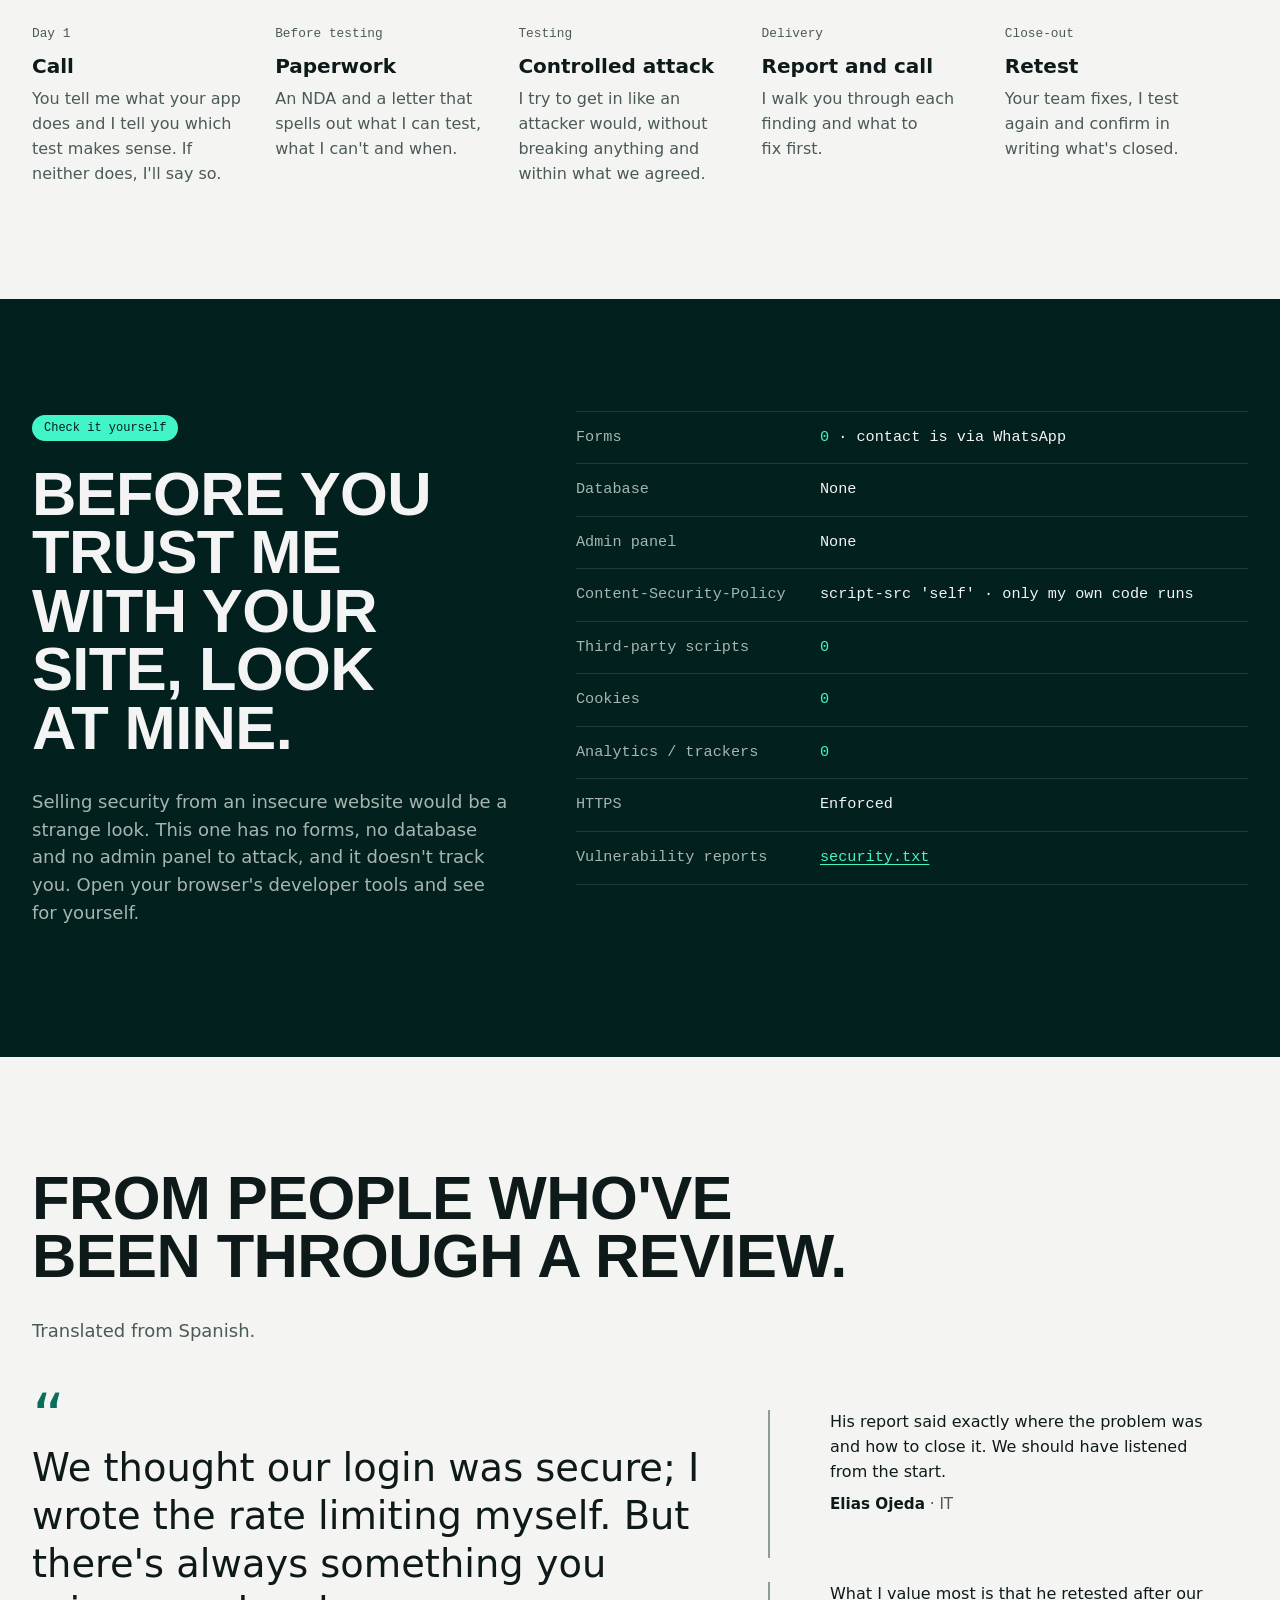
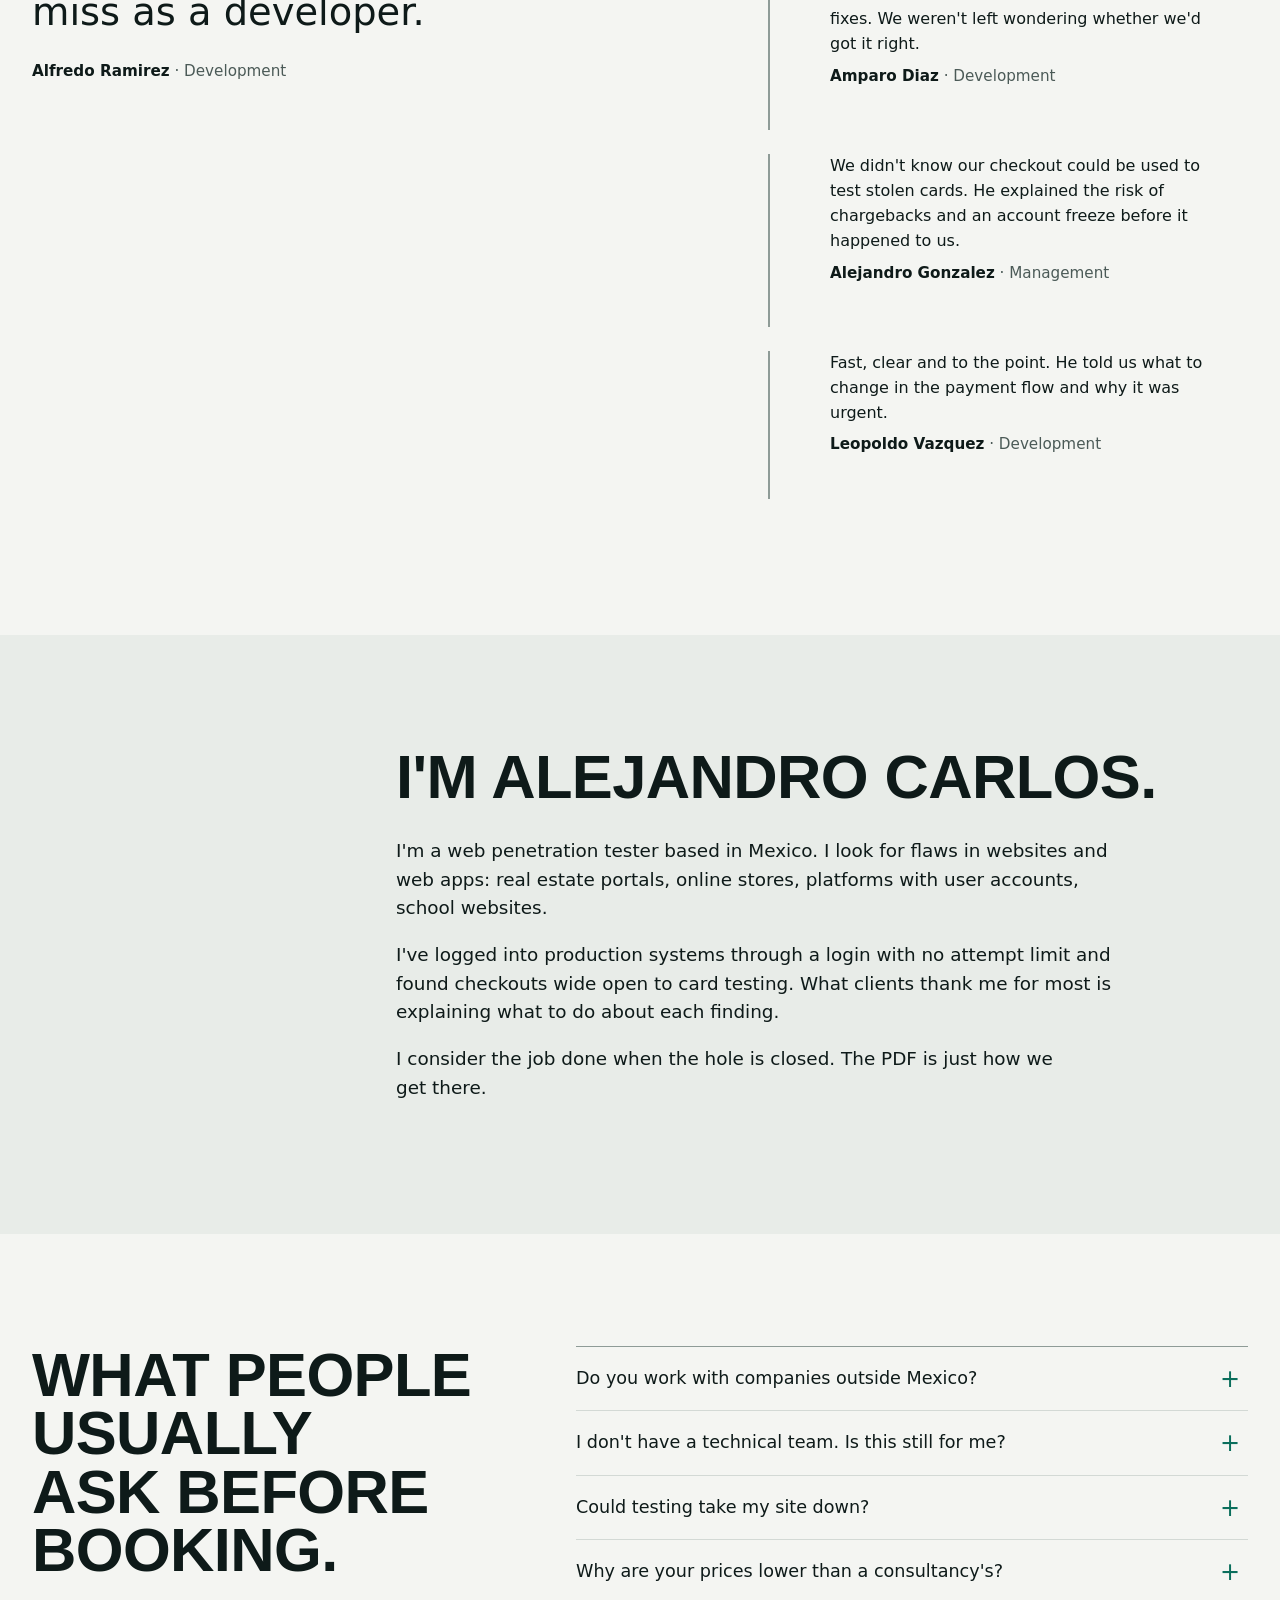
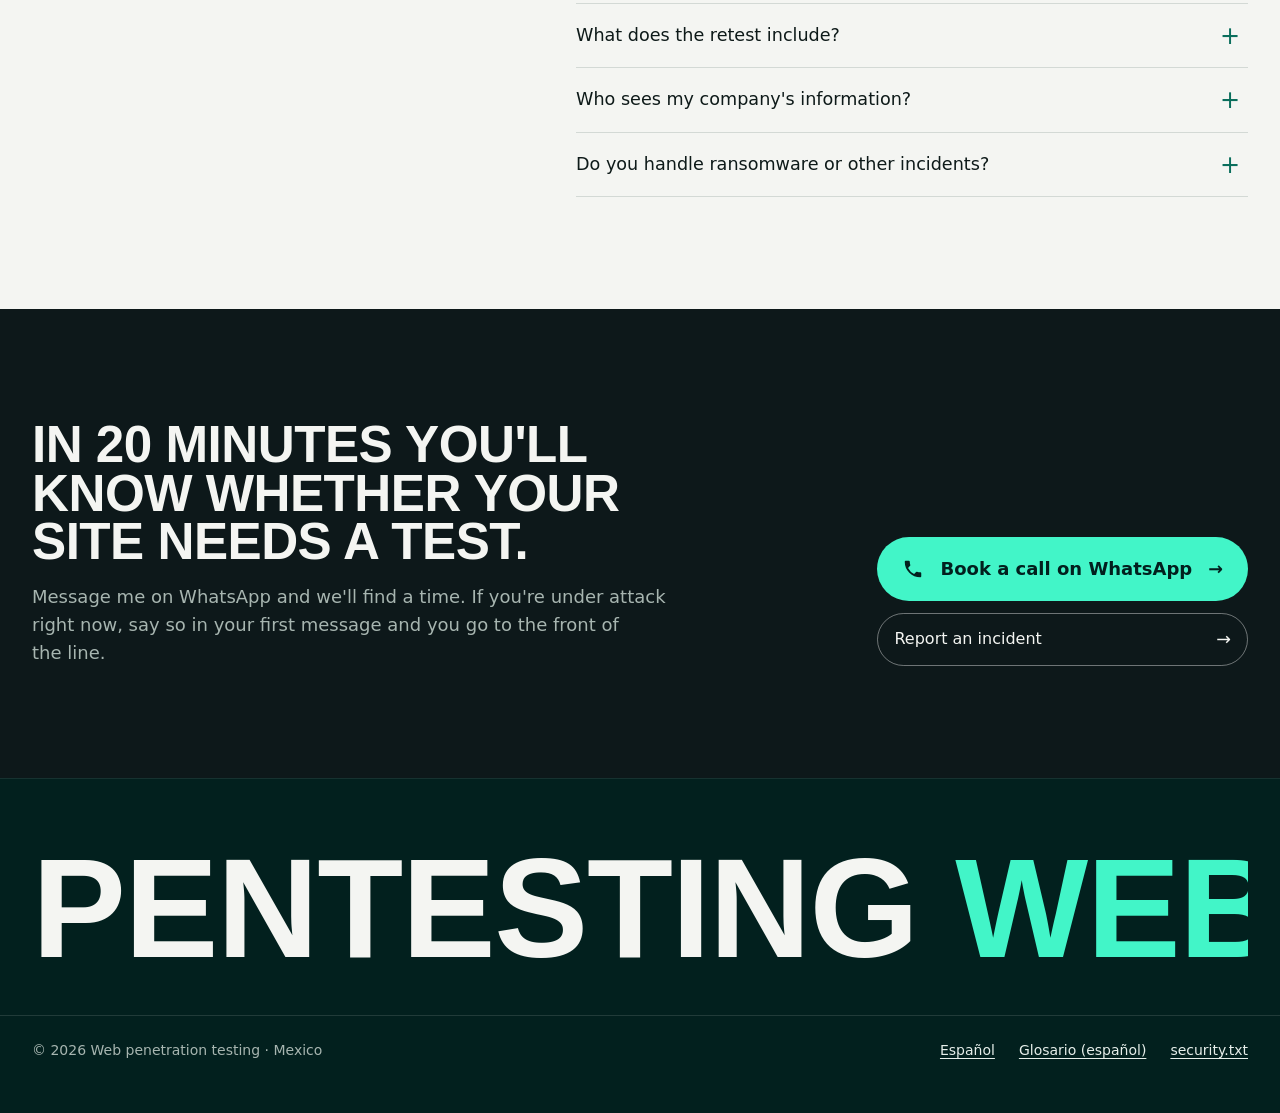
<file: en/index.html>
<!doctype html>
<html lang="en">
<head>
  <meta charset="utf-8">
  <meta name="viewport" content="width=device-width, initial-scale=1">
  <meta http-equiv="Content-Security-Policy" content="default-src 'none'; script-src 'self'; style-src 'self' https://fonts.googleapis.com; font-src https://fonts.gstatic.com; img-src 'self'; base-uri 'none'; form-action 'none'; upgrade-insecure-requests">
  <meta name="referrer" content="strict-origin-when-cross-origin">
  <link rel="canonical" href="https://alejandroaxa.github.io/webtester/en/">
  <meta property="og:url" content="https://alejandroaxa.github.io/webtester/en/">
  <link rel="alternate" hreflang="es-MX" href="https://alejandroaxa.github.io/webtester/">
  <link rel="alternate" hreflang="en" href="https://alejandroaxa.github.io/webtester/en/">
  <link rel="alternate" hreflang="x-default" href="https://alejandroaxa.github.io/webtester/">
  <title>Web Application Penetration Testing | Alejandro Carlos</title>
  <meta name="description" content="Manual web app penetration testing. I try to break in like an attacker would, explain what I found and retest after you fix it. From $300 USD, fully remote.">
  <meta name="theme-color" content="#161616">
  <meta property="og:type" content="website">
  <meta property="og:locale" content="en_US">
  <meta property="og:title" content="Web Application Penetration Testing">
  <meta property="og:description" content="If your web app has a hole in it, I'd rather you heard it from me. Retest included.">
  <link rel="preconnect" href="https://fonts.googleapis.com">
  <link rel="preconnect" href="https://fonts.gstatic.com" crossorigin>
  <link href="https://fonts.googleapis.com/css2?family=IBM+Plex+Mono:wght@400;600&family=IBM+Plex+Sans+Condensed:wght@600;700&family=IBM+Plex+Sans:wght@300;400;600&display=swap" rel="stylesheet">
  <link rel="stylesheet" href="../styles.css">
  <script type="application/ld+json">
  {
    "@context": "https://schema.org",
    "@type": "ProfessionalService",
    "name": "Alejandro Carlos · Web Penetration Testing",
    "description": "Web application penetration testing, quick security reviews and web incident response.",
    "founder": { "@type": "Person", "name": "Alejandro Carlos", "jobTitle": "Web Penetration Tester" },
    "areaServed": "Worldwide",
    "priceRange": "$300 – $700 USD",
    "knowsLanguage": ["en", "es"]
  }
  </script>
</head>
<body>
  <a class="skip-link" href="#content">Skip to content</a>

  <header class="site-header">
    <div class="container header-inner">
      <a class="brand" href="index.html" aria-label="Home"><strong>Pentesting</strong><span>web</span></a>
      <nav class="nav" aria-label="Main">
        <ul class="nav-links">
          <li><a href="#services">Services</a></li>
          <li><a href="#cases">Cases</a></li>
          <li><a href="#process">Process</a></li>
          <li><a href="#this-site">This site</a></li>
          <li><a href="#faq">FAQ</a></li>
        </ul>
        <a class="lang" href="../index.html" hreflang="es-MX" lang="es" aria-label="Versión en español">ES</a>
        <a class="btn btn-primary btn-sm btn-cta" href="#contact" data-wa="llamada"><svg class="icon" viewBox="0 0 24 24" aria-hidden="true" focusable="false"><path d="M6.6 10.8a15.1 15.1 0 0 0 6.6 6.6l2.2-2.2a1 1 0 0 1 1-.25c1.1.37 2.3.57 3.6.57a1 1 0 0 1 1 1V20a1 1 0 0 1-1 1A17 17 0 0 1 3 4a1 1 0 0 1 1-1h3.5a1 1 0 0 1 1 1c0 1.25.2 2.45.57 3.57a1 1 0 0 1-.25 1z"/></svg><span>Book a call</span></a>
      </nav>
    </div>
  </header>

  <main id="content">

    <section class="hero" aria-labelledby="hero-title">
      <div class="container hero-solo">
        <div class="hero-copy">
          <p class="kicker">Web penetration testing · Remote</p>
          <h1 id="hero-title">If your web app has a hole in it, <span class="hl">I'd rather you heard it from me.</span></h1>
          <p class="hero-lead">With your written permission, I try to break in the way an attacker would. Then I tell you where I got in, what was at stake and how to close it. Once your team ships the fix, I try again.</p>
          <div class="actions">
            <a class="btn btn-primary btn-cta btn-pulse" href="#contact" data-wa="llamada"><svg class="icon" viewBox="0 0 24 24" aria-hidden="true" focusable="false"><path d="M6.6 10.8a15.1 15.1 0 0 0 6.6 6.6l2.2-2.2a1 1 0 0 1 1-.25c1.1.37 2.3.57 3.6.57a1 1 0 0 1 1 1V20a1 1 0 0 1-1 1A17 17 0 0 1 3 4a1 1 0 0 1 1-1h3.5a1 1 0 0 1 1 1c0 1.25.2 2.45.57 3.57a1 1 0 0 1-.25 1z"/></svg><span>Book a free 20-min call</span></a>
            <a class="btn btn-ghost" href="#contact" data-wa="incidente">Already been hit?</a>
          </div>
          <p class="hero-note">The call is free. I sign an NDA before I touch anything.</p>
          <ul class="facts">
            <li><strong>From $300 USD</strong>prices on the page, not behind a quote</li>
            <li><strong>Retest included</strong>at no extra charge</li>
            <li><strong>One person</strong>from first call to final retest</li>
          </ul>
        </div>
      </div>
    </section>

    <section class="manifesto" aria-label="Why this service exists">
      <div class="container">
        <p class="manifesto-text" data-reveal>Almost every website has a flaw somewhere. What changes is <span class="hl">who finds it first:</span> you or an attacker.</p>
      </div>
    </section>

    <section aria-labelledby="why-title">
      <div class="container split">
        <div class="split-sticky">
          <h2 id="why-title">Who will you be dealing with? Me.</h2>
          <p class="muted">I work alone and take on a few projects at a time. The person answering your WhatsApp is the person testing your app.</p>
        </div>
        <ol class="numbered">
          <li><div><h3>I answer your questions myself</h3><p>If your developer doesn't follow a finding, they message me and I walk them through it. No account manager, no ticket sitting in a queue for three days.</p></div></li>
          <li><div><h3>Your CEO and your developer read different things</h3><p>So you get two reports. Leadership sees what's at risk and how urgent it is. Your developers get exact steps to reproduce and fix each issue.</p></div></li>
          <li><div><h3>I test again</h3><p>A lot of fixes only fix half the problem. When your team is done, I attack the same points again and confirm in writing which ones are closed.</p></div></li>
        </ol>
      </div>
    </section>

    <section class="section-alt" aria-labelledby="when-title">
      <div class="container">
        <h2 id="when-title">People usually reach out at one of these moments.</h2>
        <div class="rows">
          <div class="row">
            <span class="tag">Prevention</span>
            <h3>Nobody has ever tested it</h3>
            <p>You collect customer data or take payments, and so far your only security test is that nothing bad has happened yet.</p>
            <a href="#contact" data-wa="llamada">Book a call →</a>
          </div>
          <div class="row">
            <span class="tag">Requirement</span>
            <h3>A client asked for an audit</h3>
            <p>To close the deal you need proof your system is secure. The formal report is written to be handed over as is.</p>
            <a href="#contact" data-wa="completo">Request a pentest →</a>
          </div>
          <div class="row urgent">
            <span class="tag">Incident</span>
            <h3>Someone already got in</h3>
            <p>Ads nobody put there, a locked-out admin panel, or a database you think was copied. The sooner we look, the more evidence is left.</p>
            <a href="#contact" data-wa="incidente">Message me now →</a>
          </div>
        </div>
      </div>
    </section>

    <section id="services" aria-labelledby="services-title">
      <div class="container">
        <p class="kicker">Services and pricing</p>
        <h2 id="services-title">Two kinds of test, with prices up front.</h2>
        <p class="muted">Both come with an NDA and a signed letter authorizing the testing. Reports in English or Spanish.</p>
        <div class="svc">
          <details class="svc-item">
            <summary><span class="svc-num">01</span><span class="svc-name">Quick Review</span><span class="svc-price">$300 <small>USD</small></span></summary>
            <div class="svc-body">
              <p class="svc-lead">When you need to know fast where the worst problems are.</p>
              <ul class="includes">
                <li>The most common and most dangerous flaws</li>
                <li>Summary for leadership</li>
                <li>What to fix first</li>
                <li>Retest of your fixes</li>
              </ul>
              <a class="btn btn-primary" href="#contact" data-wa="rapida">Request a Quick Review</a>
            </div>
          </details>
          <details class="svc-item" open>
            <summary><span class="svc-num">02</span><span class="svc-name">Full Pentest <span class="pill">Recommended</span></span><span class="svc-price">$700 <small>USD</small></span></summary>
            <div class="svc-body">
              <p class="svc-lead">When your app has user accounts, takes payments or stores sensitive data.</p>
              <ul class="includes">
                <li>Manual testing, one feature at a time</li>
                <li>Login, forms, payments and business rules</li>
                <li>Leadership report and technical report</li>
                <li>A call to walk you through each finding</li>
                <li>Retest of your fixes</li>
              </ul>
              <a class="btn btn-primary" href="#contact" data-wa="completo">Request a Full Pentest</a>
            </div>
          </details>
          <details class="svc-item svc-alert">
            <summary><span class="svc-num">03</span><span class="svc-name">Web incident response</span><span class="svc-price svc-price-text">Quoted per case</span></summary>
            <div class="svc-body">
              <p class="svc-lead">If your site was defaced, injected with code, accessed without permission or had its database stolen, I find out how they got in and how to shut that door.</p>
              <p><strong>Not covered:</strong> ransomware, infected computers or network problems.</p>
              <a class="btn btn-primary" href="#contact" data-wa="incidente">Report an incident</a>
            </div>
          </details>
        </div>
      </div>
    </section>

    <section id="cases" class="section-alt" aria-labelledby="cases-title">
      <div class="container">
        <p class="kicker">Real engagements · names withheld</p>
        <h2 id="cases-title">What I found on sites that were already live.</h2>
        <div class="feature-case">
          <p class="pull">Reported. Never fixed. Later, <em>exploited.</em></p>
          <dl>
            <dt>01 · School</dt>
            <dd>I found an XSS flaw on their site and reported it with steps to fix it. The report went unanswered.</dd>
            <dt>What happened</dt>
            <dd>Some time later, someone used that same flaw to inject ads that every visitor saw.</dd>
            <dt>Why I tell this story</dt>
            <dd>It's why a retest comes with everything I do. Finding the flaw is half the job; the other half is proving it's gone.</dd>
          </dl>
        </div>
        <ol class="case-list">
          <li class="case-item">
            <span class="num">02</span>
            <div><h3>I got in through the login page</h3><span class="sector">Field survey company</span></div>
            <div>
              <p>The login had no attempt limit, and common passwords got me in. The password reset code could be guessed too.</p>
              <p><strong>The worst part:</strong> every reset code they sent cost them money. A simple script could run up their bill without ever logging in (denial of wallet).</p>
              <ul class="tags" aria-label="Topics"><li>Authentication</li><li>Brute force</li><li>Denial of wallet</li></ul>
            </div>
          </li>
          <li class="case-item">
            <span class="num">03</span>
            <div><h3>A contact form that told no one</h3><span class="sector">Real estate developer</span></div>
            <div>
              <p>A handful of requests could knock the contact form offline.</p>
              <p><strong>What hurt more:</strong> while testing it we saw that inquiries weren't reaching anyone. They were losing buyers without knowing it.</p>
              <ul class="tags" aria-label="Topics"><li>Layer 7 DoS</li><li>Forms</li></ul>
            </div>
          </li>
          <li class="case-item">
            <span class="num">04</span>
            <div><h3>A checkout that doubled as a stolen-card tester</h3><span class="sector">Online store</span></div>
            <div>
              <p>Anyone could use their payment page to check in bulk whether stolen or generated cards still worked. That's called card testing, or carding.</p>
              <p><strong>Left unfixed:</strong> chargebacks, fees and, eventually, the payment processor freezing the account.</p>
              <ul class="tags" aria-label="Topics"><li>Payments</li><li>Carding</li></ul>
            </div>
          </li>
        </ol>
        <div class="next-case">
          <p>What would turn up if I looked at yours?</p>
          <a class="btn btn-primary btn-cta" href="#contact" data-wa="llamada"><svg class="icon" viewBox="0 0 24 24" aria-hidden="true" focusable="false"><path d="M6.6 10.8a15.1 15.1 0 0 0 6.6 6.6l2.2-2.2a1 1 0 0 1 1-.25c1.1.37 2.3.57 3.6.57a1 1 0 0 1 1 1V20a1 1 0 0 1-1 1A17 17 0 0 1 3 4a1 1 0 0 1 1-1h3.5a1 1 0 0 1 1 1c0 1.25.2 2.45.57 3.57a1 1 0 0 1-.25 1z"/></svg><span>Book a call</span></a>
        </div>
      </div>
    </section>

    <section id="process" aria-labelledby="process-title">
      <div class="container">
        <h2 id="process-title">How it works, step by step.</h2>
        <ol class="timeline">
          <li><span class="step">Day 1</span><h3>Call</h3><p>You tell me what your app does and I tell you which test makes sense. If neither does, I'll say so.</p></li>
          <li><span class="step">Before testing</span><h3>Paperwork</h3><p>An NDA and a letter that spells out what I can test, what I can't and when.</p></li>
          <li><span class="step">Testing</span><h3>Controlled attack</h3><p>I try to get in like an attacker would, without breaking anything and within what we agreed.</p></li>
          <li><span class="step">Delivery</span><h3>Report and call</h3><p>I walk you through each finding and what to fix first.</p></li>
          <li><span class="step">Close-out</span><h3>Retest</h3><p>Your team fixes, I test again and confirm in writing what's closed.</p></li>
        </ol>
      </div>
    </section>

    <section id="this-site" class="inverse" aria-labelledby="site-title">
      <div class="container spec-wrap">
        <div>
          <p class="kicker">Check it yourself</p>
          <h2 id="site-title">Before you trust me with your site, look at mine.</h2>
          <p class="muted">Selling security from an insecure website would be a strange look. This one has no forms, no database and no admin panel to attack, and it doesn't track you. Open your browser's developer tools and see for yourself.</p>
        </div>
        <dl class="spec">
          <div><dt>Forms</dt><dd><span class="good">0</span> · contact is via WhatsApp</dd></div>
          <div><dt>Database</dt><dd>None</dd></div>
          <div><dt>Admin panel</dt><dd>None</dd></div>
          <div><dt>Content-Security-Policy</dt><dd>script-src 'self' · only my own code runs</dd></div>
          <div><dt>Third-party scripts</dt><dd><span class="good">0</span></dd></div>
          <div><dt>Cookies</dt><dd><span class="good">0</span></dd></div>
          <div><dt>Analytics / trackers</dt><dd><span class="good">0</span></dd></div>
          <div><dt>HTTPS</dt><dd>Enforced</dd></div>
          <div><dt>Vulnerability reports</dt><dd><a href="../.well-known/security.txt">security.txt</a></dd></div>
        </dl>
      </div>
    </section>

    <section aria-labelledby="quotes-title">
      <div class="container">
        <h2 id="quotes-title">From people who've been through a review.</h2>
        <p class="muted">Translated from Spanish.</p>
        <div class="quotes">
          <figure class="big-quote">
            <blockquote>We thought our login was secure; I wrote the rate limiting myself. But there's always something you miss as a developer.</blockquote>
            <figcaption class="cite"><strong>Alfredo Ramirez</strong> · Development</figcaption>
          </figure>
          <ul class="small-quotes">
            <li><figure><blockquote>His report said exactly where the problem was and how to close it. We should have listened from the start.</blockquote><figcaption class="cite"><strong>Elias Ojeda</strong> · IT</figcaption></figure></li>
            <li><figure><blockquote>What I value most is that he retested after our fixes. We weren't left wondering whether we'd got it right.</blockquote><figcaption class="cite"><strong>Amparo Diaz</strong> · Development</figcaption></figure></li>
            <li><figure><blockquote>We didn't know our checkout could be used to test stolen cards. He explained the risk of chargebacks and an account freeze before it happened to us.</blockquote><figcaption class="cite"><strong>Alejandro Gonzalez</strong> · Management</figcaption></figure></li>
            <li><figure><blockquote>Fast, clear and to the point. He told us what to change in the payment flow and why it was urgent.</blockquote><figcaption class="cite"><strong>Leopoldo Vazquez</strong> · Development</figcaption></figure></li>
          </ul>
        </div>
      </div>
    </section>

    <section class="section-alt about" aria-labelledby="about-title">
      <div class="container split">
        <img class="about-photo" src="../img/alejandro-carlos.jpg" alt="Portrait of Alejandro Carlos" width="720" height="900" loading="lazy">
        <div>
          <h2 id="about-title">I'm Alejandro Carlos.</h2>
          <p>I'm a web penetration tester based in Mexico. I look for flaws in websites and web apps: real estate portals, online stores, platforms with user accounts, school websites.</p>
          <p>I've logged into production systems through a login with no attempt limit and found checkouts wide open to card testing. What clients thank me for most is explaining what to do about each finding.</p>
          <p>I consider the job done when the hole is closed. The PDF is just how we get there.</p>
        </div>
      </div>
    </section>

    <section id="faq" aria-labelledby="faq-title">
      <div class="container split">
        <div class="split-sticky">
          <h2 id="faq-title">What people usually ask before booking.</h2>
        </div>
        <div class="faq">
          <details>
            <summary>Do you work with companies outside Mexico?</summary>
            <p>Yes. Everything is remote. I'm on Central Time (UTC−6) and work in English and Spanish.</p>
          </details>
          <details>
            <summary>I don't have a technical team. Is this still for me?</summary>
            <p>Yes. The leadership summary is written in plain language. The technical report goes to whoever built your site, a developer or an agency.</p>
          </details>
          <details>
            <summary>Could testing take my site down?</summary>
            <p>We agree in writing on what gets tested and when. Anything that could affect availability only happens if you explicitly approve it.</p>
          </details>
          <details>
            <summary>Why are your prices lower than a consultancy's?</summary>
            <p>I work alone, with no office and no sales team, and I'm building my client base. The testing is still manual and the retest is still included.</p>
          </details>
          <details>
            <summary>What does the retest include?</summary>
            <p>Once your team finishes the fixes, I test every finding again and confirm in writing which ones are closed.</p>
          </details>
          <details>
            <summary>Who sees my company's information?</summary>
            <p>Only me and the people you name. We sign an NDA before any testing.</p>
          </details>
          <details>
            <summary>Do you handle ransomware or other incidents?</summary>
            <p>No. Only incidents on websites and web apps: injected code, unauthorized access and stolen databases.</p>
          </details>
        </div>
      </div>
    </section>

    <section id="contact" class="cta-band" aria-labelledby="contact-title">
      <div class="container cta-grid">
        <div>
          <h2 id="contact-title">In 20 minutes you'll know whether your site needs a test.</h2>
          <p>Message me on WhatsApp and we'll find a time. If you're under attack right now, say so in your first message and you go to the front of the line.</p>
        </div>
        <div class="actions">
          <a class="btn btn-primary btn-cta" href="#contact" data-wa="llamada"><svg class="icon" viewBox="0 0 24 24" aria-hidden="true" focusable="false"><path d="M6.6 10.8a15.1 15.1 0 0 0 6.6 6.6l2.2-2.2a1 1 0 0 1 1-.25c1.1.37 2.3.57 3.6.57a1 1 0 0 1 1 1V20a1 1 0 0 1-1 1A17 17 0 0 1 3 4a1 1 0 0 1 1-1h3.5a1 1 0 0 1 1 1c0 1.25.2 2.45.57 3.57a1 1 0 0 1-.25 1z"/></svg><span>Book a call on WhatsApp</span></a>
          <a class="btn btn-ghost" href="#contact" data-wa="incidente">Report an incident</a>
        </div>
      </div>
    </section>
  </main>

  <div class="mobile-cta"><a class="btn btn-primary btn-cta" href="#contact" data-wa="llamada"><svg class="icon" viewBox="0 0 24 24" aria-hidden="true" focusable="false"><path d="M6.6 10.8a15.1 15.1 0 0 0 6.6 6.6l2.2-2.2a1 1 0 0 1 1-.25c1.1.37 2.3.57 3.6.57a1 1 0 0 1 1 1V20a1 1 0 0 1-1 1A17 17 0 0 1 3 4a1 1 0 0 1 1-1h3.5a1 1 0 0 1 1 1c0 1.25.2 2.45.57 3.57a1 1 0 0 1-.25 1z"/></svg><span>Book a free call</span></a></div>

  <footer class="site-footer">
    <div class="container">
      <p class="footer-mark" aria-hidden="true">Pentesting <span>web</span></p>
    </div>
    <div class="container footer-inner">
      <p>© <span id="year">2026</span> Web penetration testing · Mexico</p>
      <ul class="footer-links" aria-label="Links">
        <li><a href="../index.html" hreflang="es-MX" lang="es">Español</a></li>
        <li><a href="../glosario.html" hreflang="es" lang="es">Glosario (español)</a></li>
        <li><a href="../.well-known/security.txt">security.txt</a></li>
      </ul>
    </div>
  </footer>

  <script src="../main.js" defer></script>
</body>
</html>
</file>
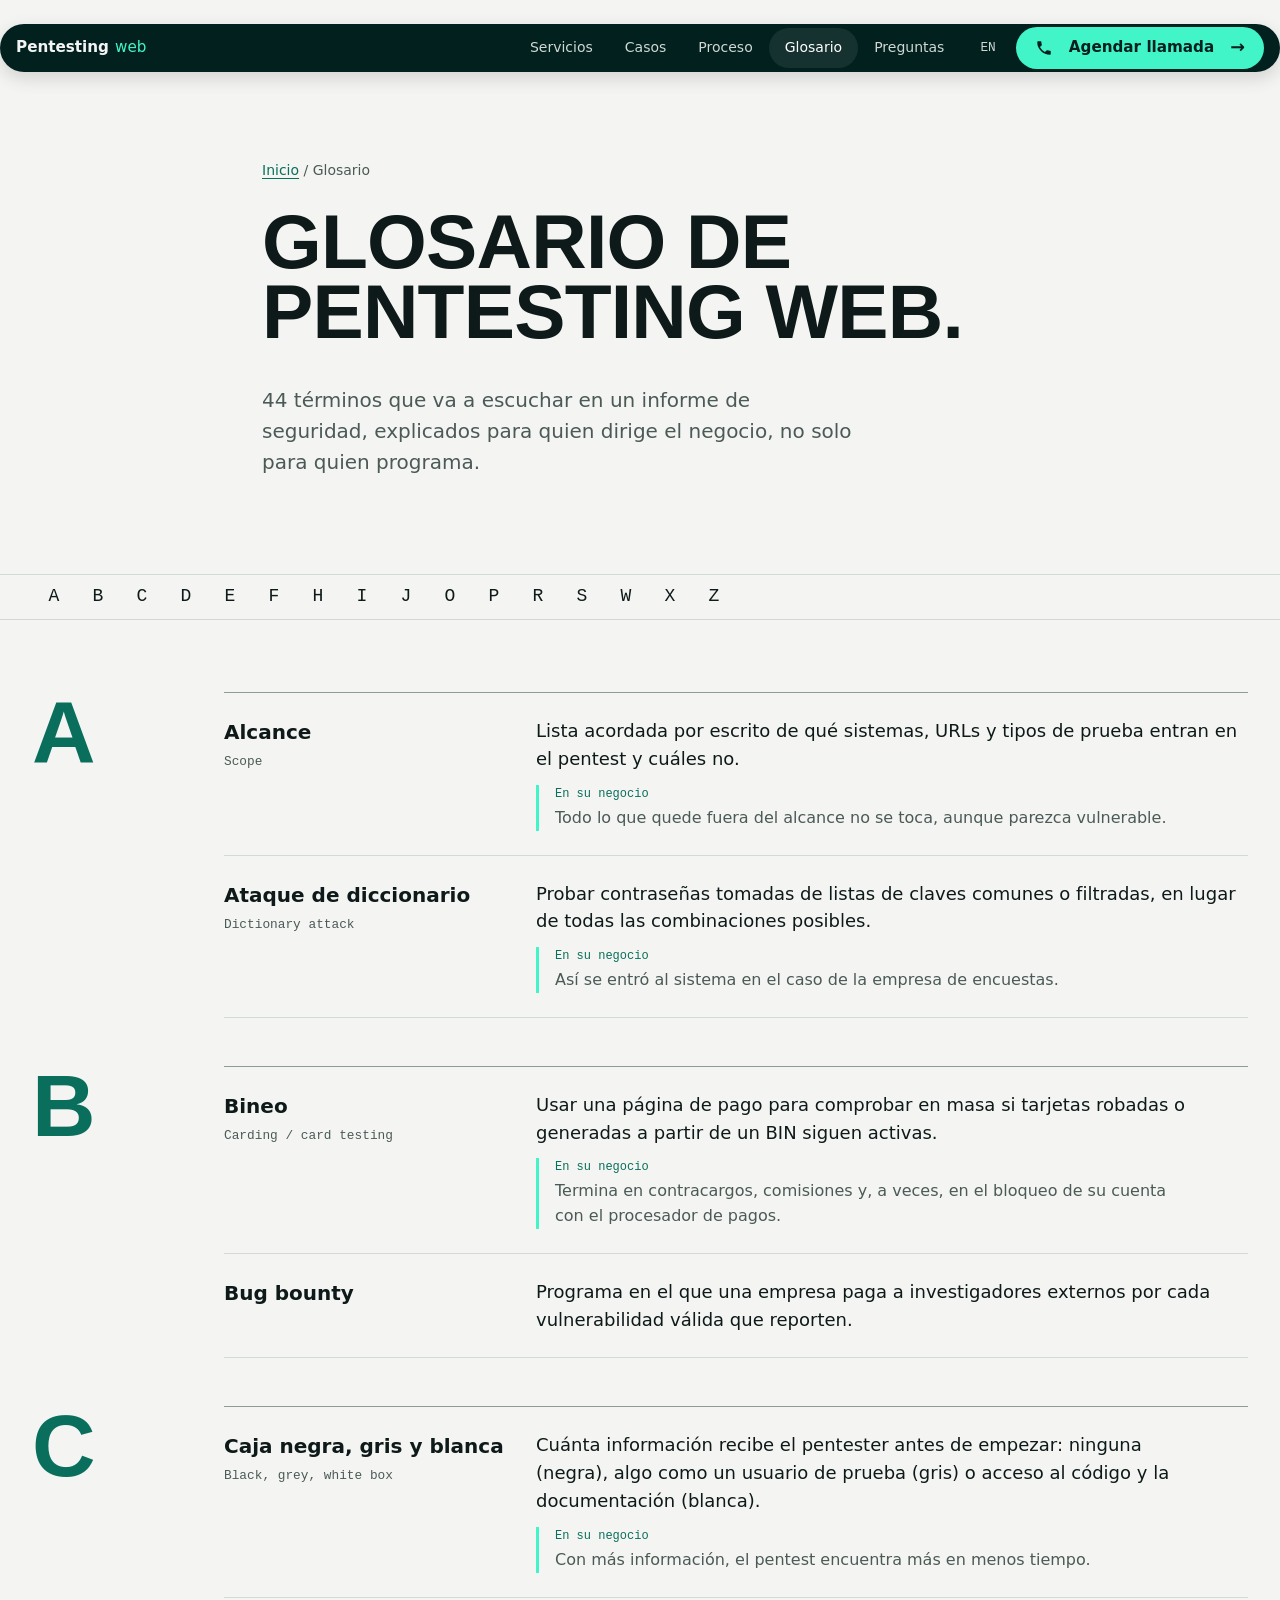
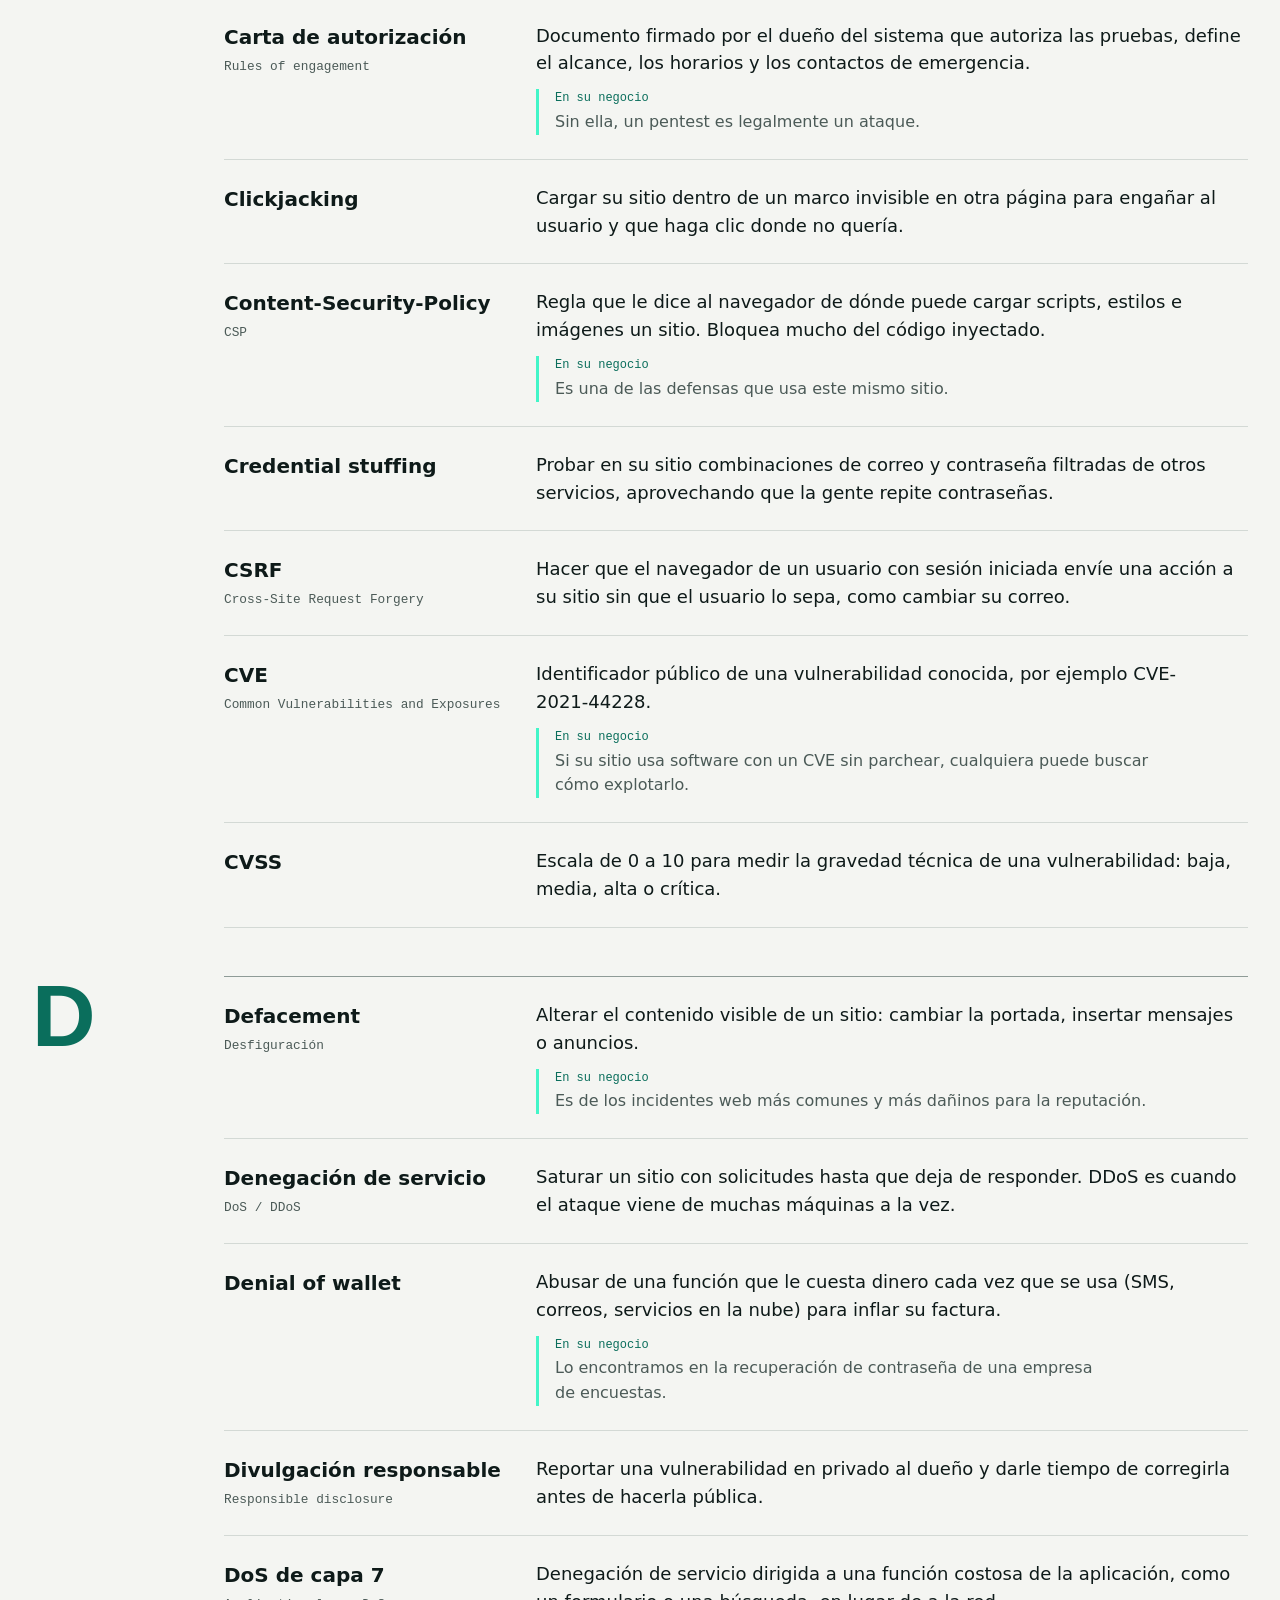
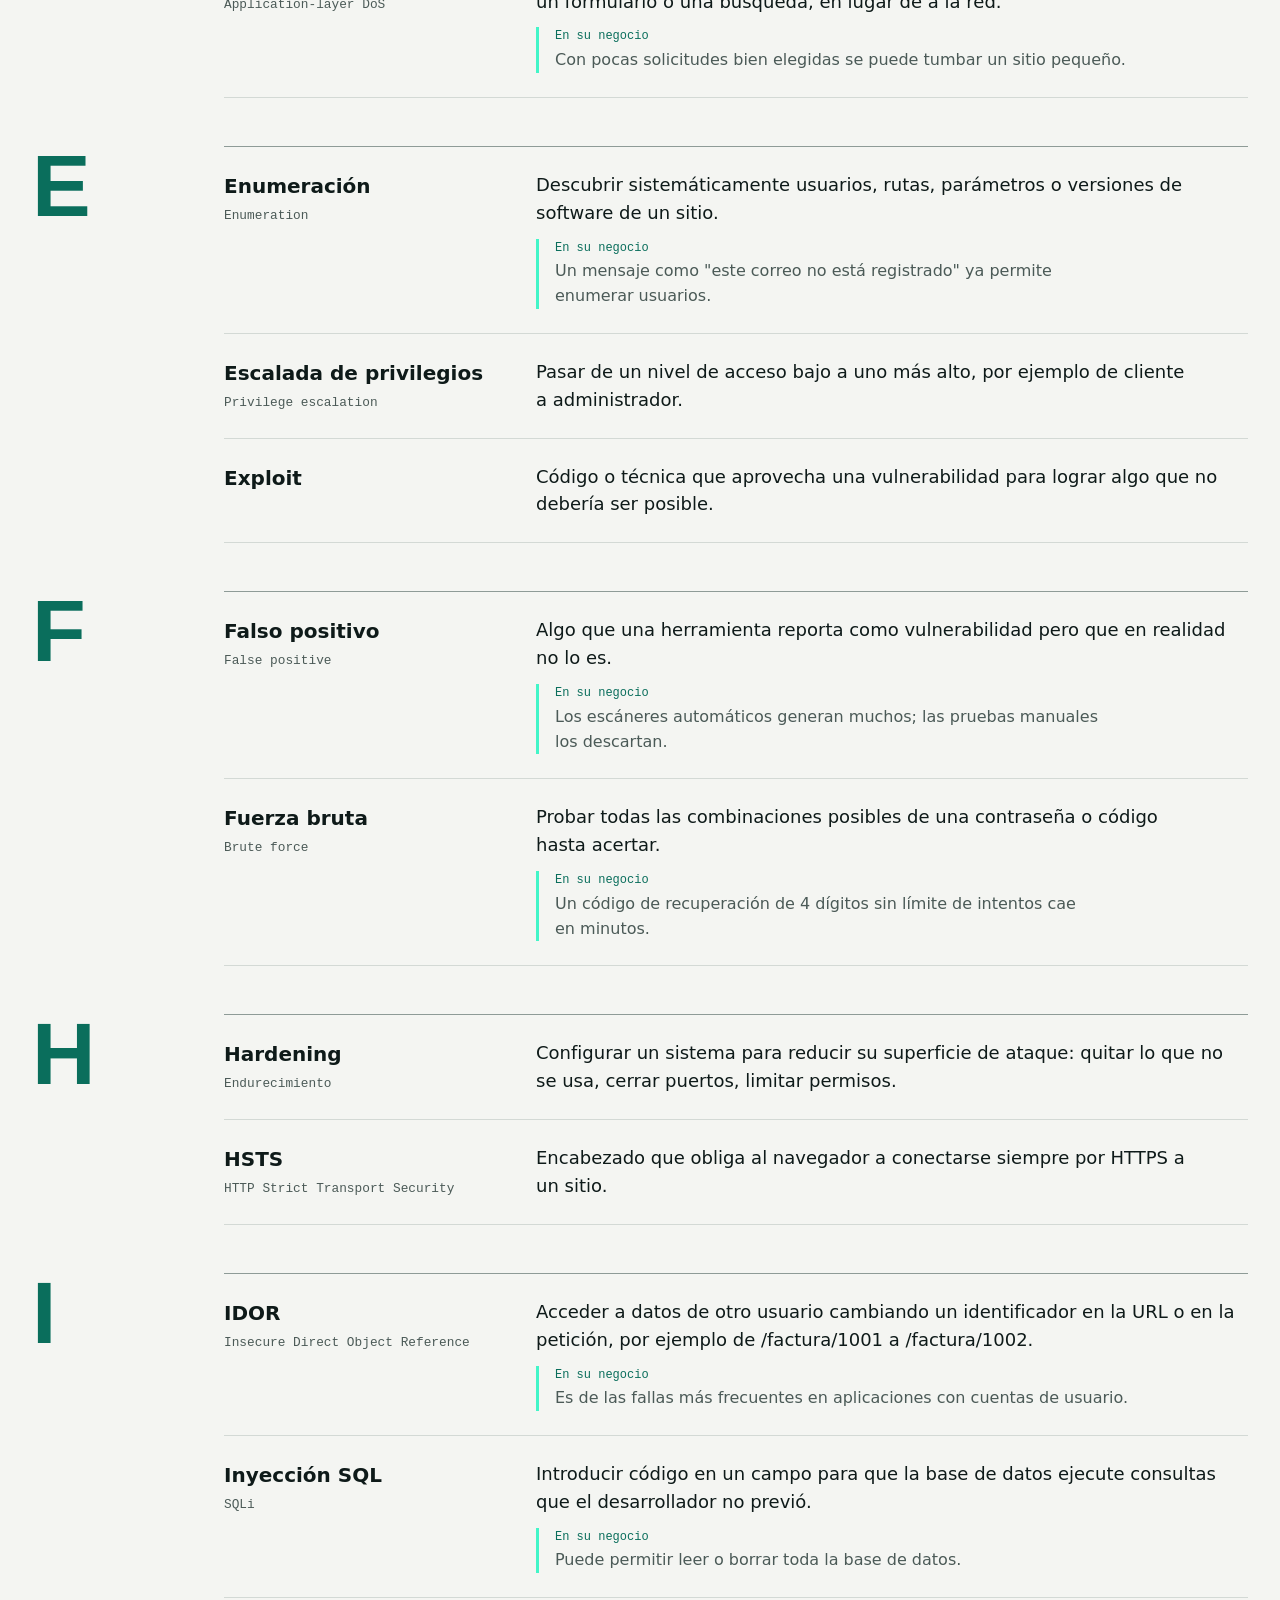
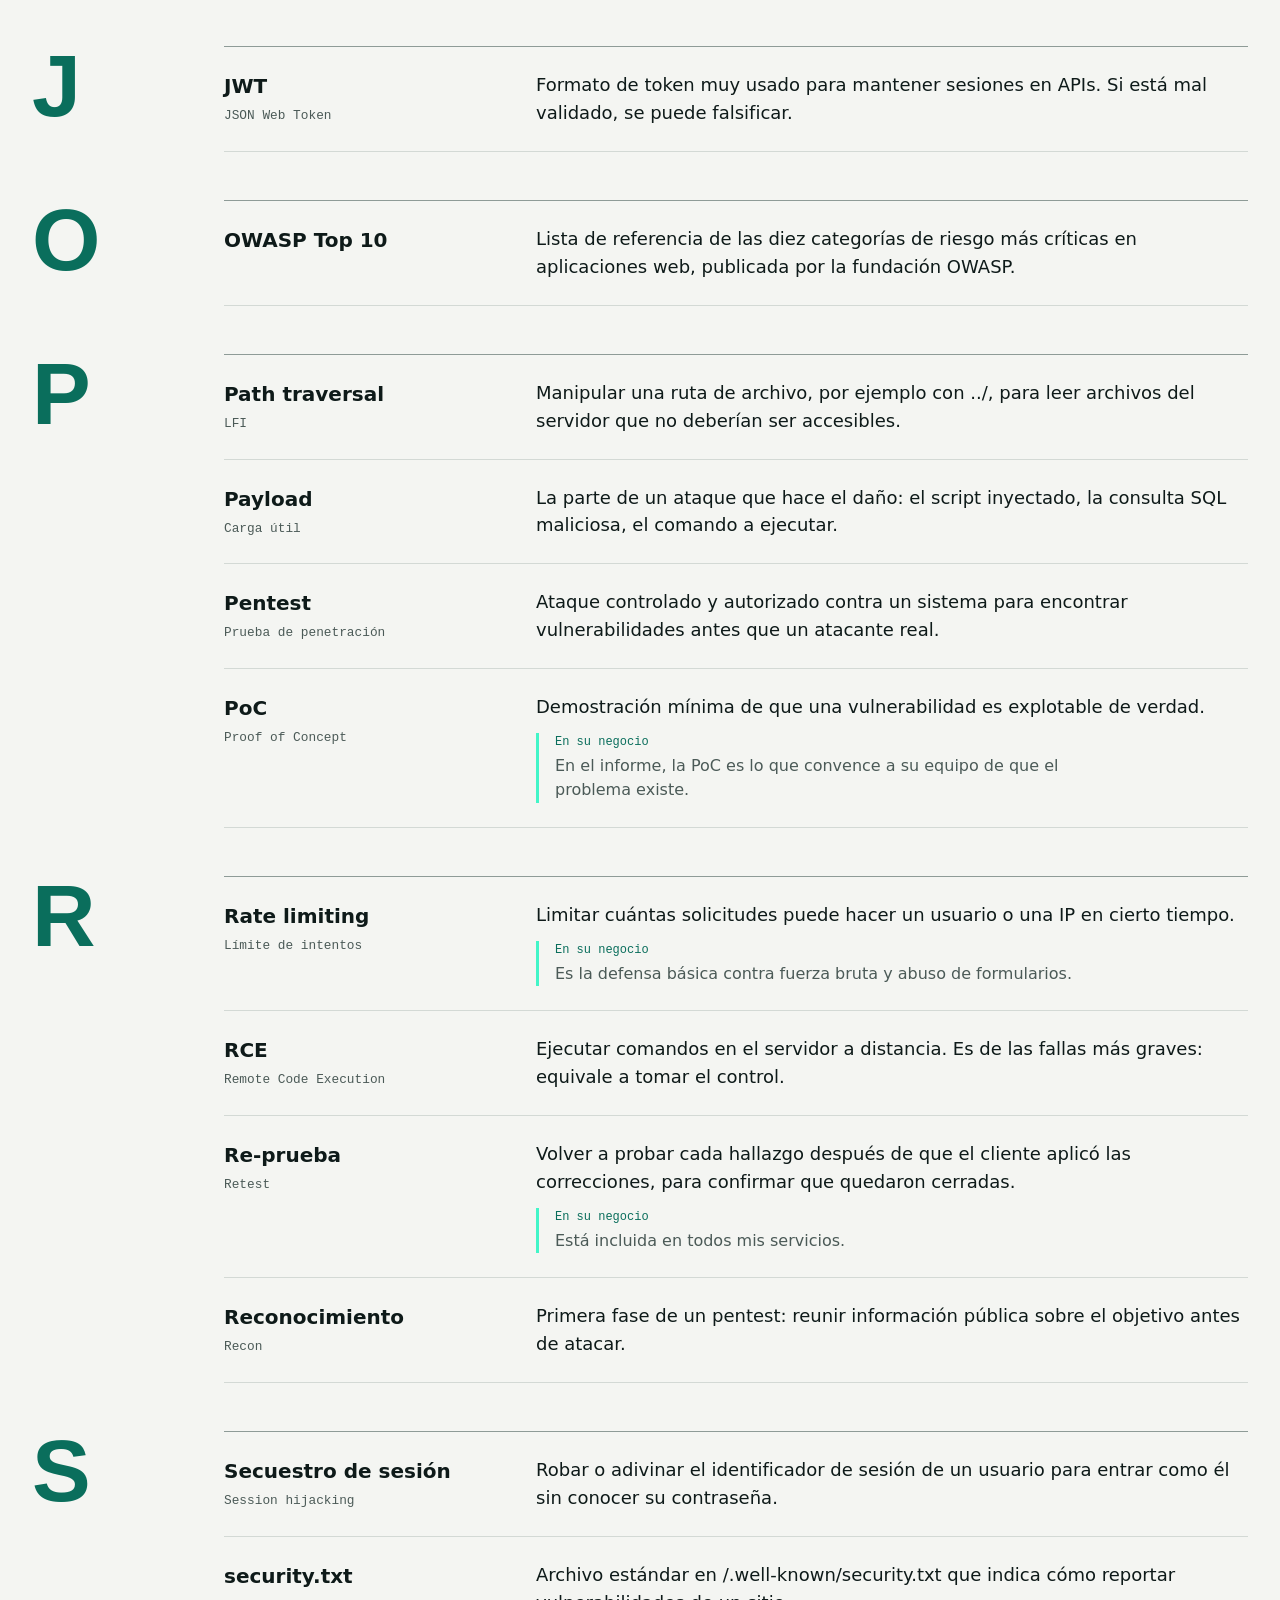
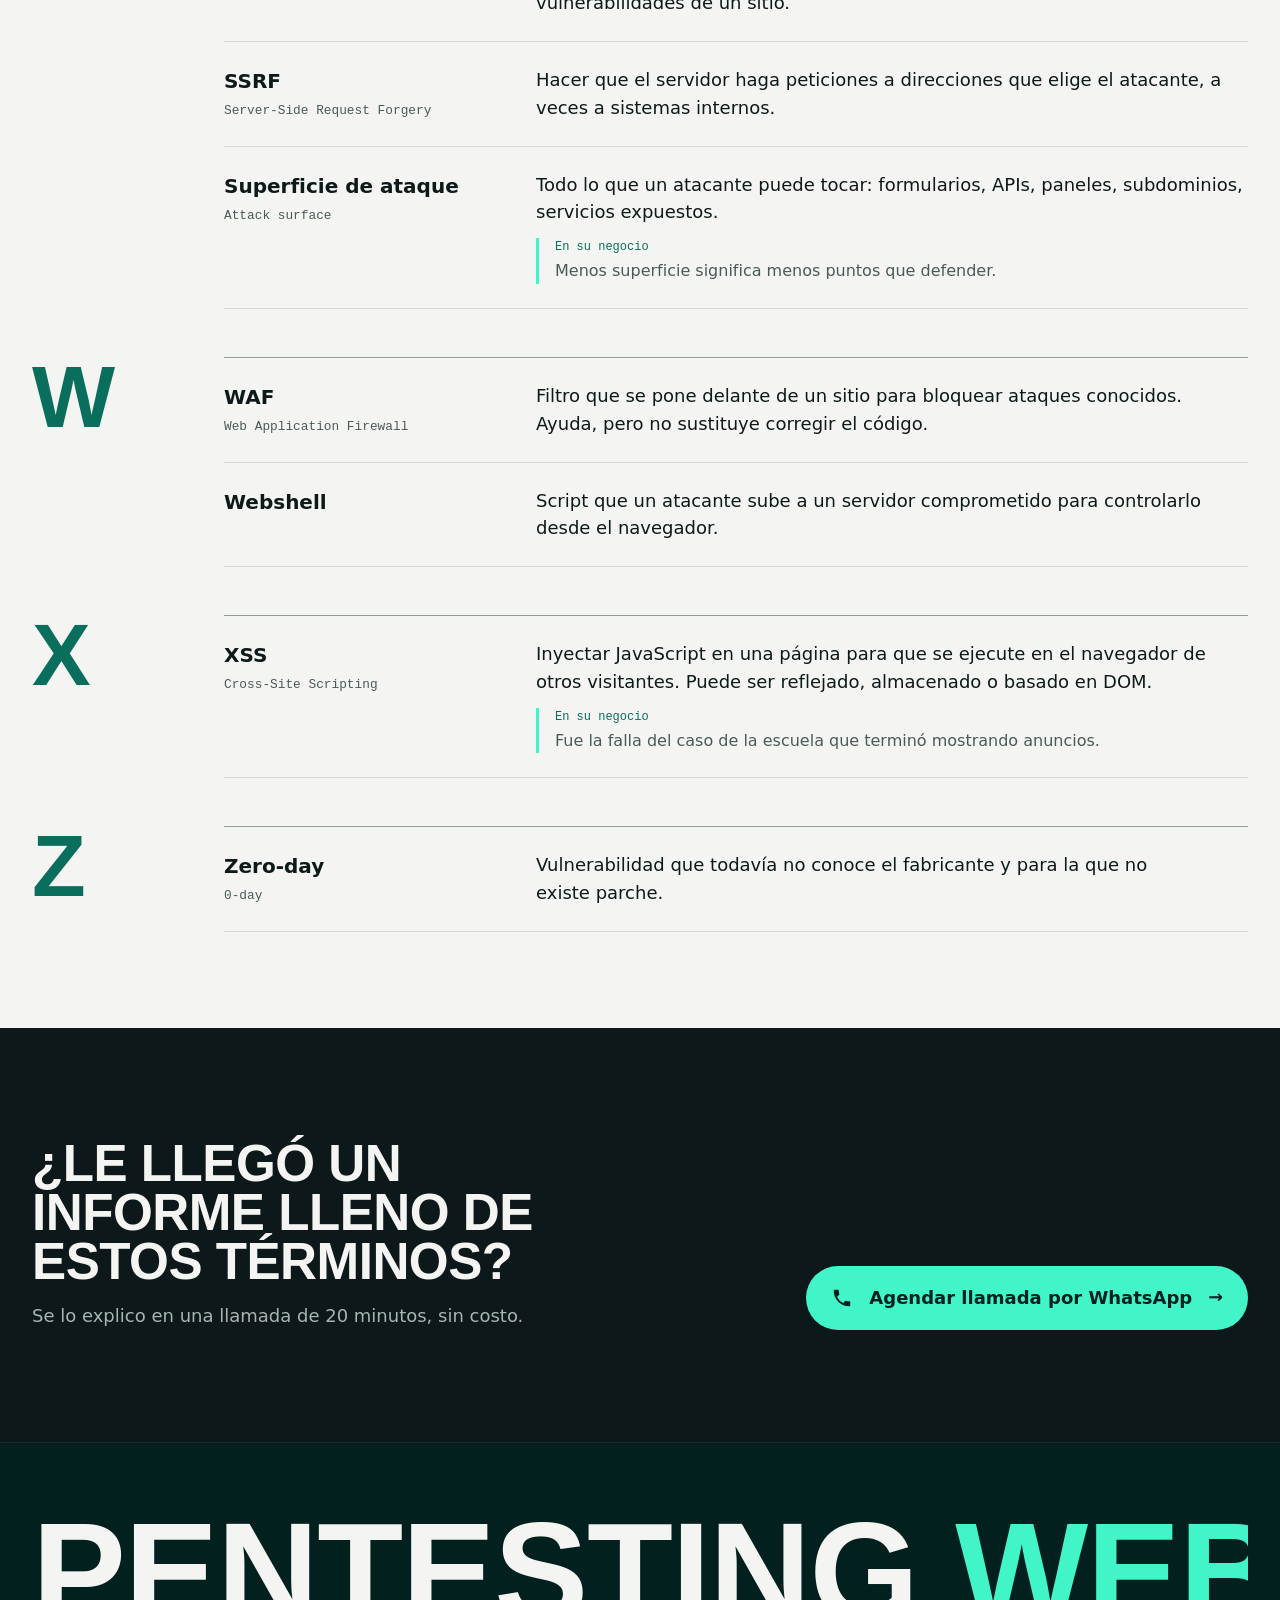
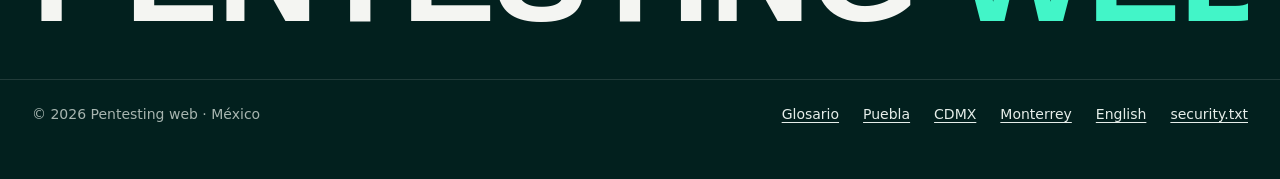
<file: glosario.html>
<!doctype html>
<html lang="es-MX">
<head>
  <meta charset="utf-8">
  <meta name="viewport" content="width=device-width, initial-scale=1">
  <meta http-equiv="Content-Security-Policy" content="default-src 'none'; script-src 'self'; style-src 'self' https://fonts.googleapis.com; font-src https://fonts.gstatic.com; img-src 'self'; base-uri 'none'; form-action 'none'; upgrade-insecure-requests">
  <meta name="referrer" content="strict-origin-when-cross-origin">
  <link rel="canonical" href="https://alejandroaxa.github.io/webtester/glosario.html">
  <meta property="og:url" content="https://alejandroaxa.github.io/webtester/glosario.html">
  <title>Glosario de pentesting web: XSS, IDOR, bineo y más | Alejandro Carlos</title>
  <meta name="description" content="Glosario de pentesting web en español: qué significan XSS, IDOR, inyección SQL, bineo, denial of wallet, CSP y otros términos, explicados para dueños de negocio.">
  <meta name="theme-color" content="#161616">
  <meta property="og:locale" content="es_MX">
  <meta property="og:title" content="Glosario de pentesting web">
  <meta property="og:description" content="Los términos del pentesting web explicados sin tecnicismos.">
  <link rel="preconnect" href="https://fonts.googleapis.com">
  <link rel="preconnect" href="https://fonts.gstatic.com" crossorigin>
  <link href="https://fonts.googleapis.com/css2?family=IBM+Plex+Mono:wght@400;600&family=IBM+Plex+Sans+Condensed:wght@600;700&family=IBM+Plex+Sans:wght@300;400;600&display=swap" rel="stylesheet">
  <link rel="stylesheet" href="styles.css">
</head>
<body>
  <a class="skip-link" href="#contenido">Saltar al contenido</a>
  <header class="site-header">
    <div class="container header-inner">
      <a class="brand" href="index.html" aria-label="Inicio"><strong>Pentesting</strong><span>web</span></a>
      <nav class="nav" aria-label="Principal">
        <ul class="nav-links">
          <li><a href="index.html#servicios">Servicios</a></li>
          <li><a href="index.html#casos">Casos</a></li>
          <li><a href="index.html#proceso">Proceso</a></li>
          <li><a href="glosario.html" aria-current="page">Glosario</a></li>
          <li><a href="index.html#preguntas">Preguntas</a></li>
        </ul>
        <a class="lang" href="en/index.html" hreflang="en" lang="en" aria-label="English version">EN</a>
        <a class="btn btn-primary btn-sm btn-cta" href="#contacto" data-wa="llamada"><svg class="icon" viewBox="0 0 24 24" aria-hidden="true" focusable="false"><path d="M6.6 10.8a15.1 15.1 0 0 0 6.6 6.6l2.2-2.2a1 1 0 0 1 1-.25c1.1.37 2.3.57 3.6.57a1 1 0 0 1 1 1V20a1 1 0 0 1-1 1A17 17 0 0 1 3 4a1 1 0 0 1 1-1h3.5a1 1 0 0 1 1 1c0 1.25.2 2.45.57 3.57a1 1 0 0 1-.25 1z"/></svg><span>Agendar llamada</span></a>
      </nav>
    </div>
  </header>

  <main id="contenido">
    <section class="g-hero" aria-labelledby="g-title">
      <div class="container g-hero-grid">
        <div>
          <p class="breadcrumb"><a href="index.html">Inicio</a> / Glosario</p>
          <h1 id="g-title">Glosario de pentesting web.</h1>
          <p class="hero-lead">44 términos que va a escuchar en un informe de seguridad, explicados para quien dirige el negocio, no solo para quien programa.</p>
        </div>
      </div>
    </section>

    <nav class="g-letters" aria-label="Letras del glosario">
      <div class="container">
        <ul>
          <li><a href="#letra-A">A</a></li>
          <li><a href="#letra-B">B</a></li>
          <li><a href="#letra-C">C</a></li>
          <li><a href="#letra-D">D</a></li>
          <li><a href="#letra-E">E</a></li>
          <li><a href="#letra-F">F</a></li>
          <li><a href="#letra-H">H</a></li>
          <li><a href="#letra-I">I</a></li>
          <li><a href="#letra-J">J</a></li>
          <li><a href="#letra-O">O</a></li>
          <li><a href="#letra-P">P</a></li>
          <li><a href="#letra-R">R</a></li>
          <li><a href="#letra-S">S</a></li>
          <li><a href="#letra-W">W</a></li>
          <li><a href="#letra-X">X</a></li>
          <li><a href="#letra-Z">Z</a></li>
        </ul>
      </div>
    </nav>

    <div class="container g-body">
      <section class="g-group" id="letra-A" aria-labelledby="h-A">
        <h2 id="h-A" class="g-letter">A</h2>
        <dl class="g-list">
          <div class="g-entry" id="alcance">
            <dt>Alcance<span class="g-alias" lang="en">Scope</span></dt>
            <dd><p>Lista acordada por escrito de qué sistemas, URLs y tipos de prueba entran en el pentest y cuáles no.</p><p class="g-biz"><span>En su negocio</span>Todo lo que quede fuera del alcance no se toca, aunque parezca vulnerable.</p></dd>
          </div>
          <div class="g-entry" id="ataque-de-diccionario">
            <dt>Ataque de diccionario<span class="g-alias" lang="en">Dictionary attack</span></dt>
            <dd><p>Probar contraseñas tomadas de listas de claves comunes o filtradas, en lugar de todas las combinaciones posibles.</p><p class="g-biz"><span>En su negocio</span>Así se entró al sistema en el caso de la empresa de encuestas.</p></dd>
          </div>
        </dl>
      </section>
      <section class="g-group" id="letra-B" aria-labelledby="h-B">
        <h2 id="h-B" class="g-letter">B</h2>
        <dl class="g-list">
          <div class="g-entry" id="bineo">
            <dt>Bineo<span class="g-alias" lang="en">Carding / card testing</span></dt>
            <dd><p>Usar una página de pago para comprobar en masa si tarjetas robadas o generadas a partir de un BIN siguen activas.</p><p class="g-biz"><span>En su negocio</span>Termina en contracargos, comisiones y, a veces, en el bloqueo de su cuenta con el procesador de pagos.</p></dd>
          </div>
          <div class="g-entry" id="bug-bounty">
            <dt>Bug bounty</dt>
            <dd><p>Programa en el que una empresa paga a investigadores externos por cada vulnerabilidad válida que reporten.</p></dd>
          </div>
        </dl>
      </section>
      <section class="g-group" id="letra-C" aria-labelledby="h-C">
        <h2 id="h-C" class="g-letter">C</h2>
        <dl class="g-list">
          <div class="g-entry" id="caja-negra-gris-y-blanca">
            <dt>Caja negra, gris y blanca<span class="g-alias" lang="en">Black, grey, white box</span></dt>
            <dd><p>Cuánta información recibe el pentester antes de empezar: ninguna (negra), algo como un usuario de prueba (gris) o acceso al código y la documentación (blanca).</p><p class="g-biz"><span>En su negocio</span>Con más información, el pentest encuentra más en menos tiempo.</p></dd>
          </div>
          <div class="g-entry" id="carta-de-autorizacion">
            <dt>Carta de autorización<span class="g-alias" lang="en">Rules of engagement</span></dt>
            <dd><p>Documento firmado por el dueño del sistema que autoriza las pruebas, define el alcance, los horarios y los contactos de emergencia.</p><p class="g-biz"><span>En su negocio</span>Sin ella, un pentest es legalmente un ataque.</p></dd>
          </div>
          <div class="g-entry" id="clickjacking">
            <dt>Clickjacking</dt>
            <dd><p>Cargar su sitio dentro de un marco invisible en otra página para engañar al usuario y que haga clic donde no quería.</p></dd>
          </div>
          <div class="g-entry" id="content-security-policy">
            <dt>Content-Security-Policy<span class="g-alias" lang="en">CSP</span></dt>
            <dd><p>Regla que le dice al navegador de dónde puede cargar scripts, estilos e imágenes un sitio. Bloquea mucho del código inyectado.</p><p class="g-biz"><span>En su negocio</span>Es una de las defensas que usa este mismo sitio.</p></dd>
          </div>
          <div class="g-entry" id="credential-stuffing">
            <dt>Credential stuffing</dt>
            <dd><p>Probar en su sitio combinaciones de correo y contraseña filtradas de otros servicios, aprovechando que la gente repite contraseñas.</p></dd>
          </div>
          <div class="g-entry" id="csrf">
            <dt>CSRF<span class="g-alias" lang="en">Cross-Site Request Forgery</span></dt>
            <dd><p>Hacer que el navegador de un usuario con sesión iniciada envíe una acción a su sitio sin que el usuario lo sepa, como cambiar su correo.</p></dd>
          </div>
          <div class="g-entry" id="cve">
            <dt>CVE<span class="g-alias" lang="en">Common Vulnerabilities and Exposures</span></dt>
            <dd><p>Identificador público de una vulnerabilidad conocida, por ejemplo CVE-2021-44228.</p><p class="g-biz"><span>En su negocio</span>Si su sitio usa software con un CVE sin parchear, cualquiera puede buscar cómo explotarlo.</p></dd>
          </div>
          <div class="g-entry" id="cvss">
            <dt>CVSS</dt>
            <dd><p>Escala de 0 a 10 para medir la gravedad técnica de una vulnerabilidad: baja, media, alta o crítica.</p></dd>
          </div>
        </dl>
      </section>
      <section class="g-group" id="letra-D" aria-labelledby="h-D">
        <h2 id="h-D" class="g-letter">D</h2>
        <dl class="g-list">
          <div class="g-entry" id="defacement">
            <dt>Defacement<span class="g-alias" lang="en">Desfiguración</span></dt>
            <dd><p>Alterar el contenido visible de un sitio: cambiar la portada, insertar mensajes o anuncios.</p><p class="g-biz"><span>En su negocio</span>Es de los incidentes web más comunes y más dañinos para la reputación.</p></dd>
          </div>
          <div class="g-entry" id="denegacion-de-servicio">
            <dt>Denegación de servicio<span class="g-alias" lang="en">DoS / DDoS</span></dt>
            <dd><p>Saturar un sitio con solicitudes hasta que deja de responder. DDoS es cuando el ataque viene de muchas máquinas a la vez.</p></dd>
          </div>
          <div class="g-entry" id="denial-of-wallet">
            <dt>Denial of wallet</dt>
            <dd><p>Abusar de una función que le cuesta dinero cada vez que se usa (SMS, correos, servicios en la nube) para inflar su factura.</p><p class="g-biz"><span>En su negocio</span>Lo encontramos en la recuperación de contraseña de una empresa de encuestas.</p></dd>
          </div>
          <div class="g-entry" id="divulgacion-responsable">
            <dt>Divulgación responsable<span class="g-alias" lang="en">Responsible disclosure</span></dt>
            <dd><p>Reportar una vulnerabilidad en privado al dueño y darle tiempo de corregirla antes de hacerla pública.</p></dd>
          </div>
          <div class="g-entry" id="dos-de-capa-7">
            <dt>DoS de capa 7<span class="g-alias" lang="en">Application-layer DoS</span></dt>
            <dd><p>Denegación de servicio dirigida a una función costosa de la aplicación, como un formulario o una búsqueda, en lugar de a la red.</p><p class="g-biz"><span>En su negocio</span>Con pocas solicitudes bien elegidas se puede tumbar un sitio pequeño.</p></dd>
          </div>
        </dl>
      </section>
      <section class="g-group" id="letra-E" aria-labelledby="h-E">
        <h2 id="h-E" class="g-letter">E</h2>
        <dl class="g-list">
          <div class="g-entry" id="enumeracion">
            <dt>Enumeración<span class="g-alias" lang="en">Enumeration</span></dt>
            <dd><p>Descubrir sistemáticamente usuarios, rutas, parámetros o versiones de software de un sitio.</p><p class="g-biz"><span>En su negocio</span>Un mensaje como &quot;este correo no está registrado&quot; ya permite enumerar usuarios.</p></dd>
          </div>
          <div class="g-entry" id="escalada-de-privilegios">
            <dt>Escalada de privilegios<span class="g-alias" lang="en">Privilege escalation</span></dt>
            <dd><p>Pasar de un nivel de acceso bajo a uno más alto, por ejemplo de cliente a administrador.</p></dd>
          </div>
          <div class="g-entry" id="exploit">
            <dt>Exploit</dt>
            <dd><p>Código o técnica que aprovecha una vulnerabilidad para lograr algo que no debería ser posible.</p></dd>
          </div>
        </dl>
      </section>
      <section class="g-group" id="letra-F" aria-labelledby="h-F">
        <h2 id="h-F" class="g-letter">F</h2>
        <dl class="g-list">
          <div class="g-entry" id="falso-positivo">
            <dt>Falso positivo<span class="g-alias" lang="en">False positive</span></dt>
            <dd><p>Algo que una herramienta reporta como vulnerabilidad pero que en realidad no lo es.</p><p class="g-biz"><span>En su negocio</span>Los escáneres automáticos generan muchos; las pruebas manuales los descartan.</p></dd>
          </div>
          <div class="g-entry" id="fuerza-bruta">
            <dt>Fuerza bruta<span class="g-alias" lang="en">Brute force</span></dt>
            <dd><p>Probar todas las combinaciones posibles de una contraseña o código hasta acertar.</p><p class="g-biz"><span>En su negocio</span>Un código de recuperación de 4 dígitos sin límite de intentos cae en minutos.</p></dd>
          </div>
        </dl>
      </section>
      <section class="g-group" id="letra-H" aria-labelledby="h-H">
        <h2 id="h-H" class="g-letter">H</h2>
        <dl class="g-list">
          <div class="g-entry" id="hardening">
            <dt>Hardening<span class="g-alias" lang="en">Endurecimiento</span></dt>
            <dd><p>Configurar un sistema para reducir su superficie de ataque: quitar lo que no se usa, cerrar puertos, limitar permisos.</p></dd>
          </div>
          <div class="g-entry" id="hsts">
            <dt>HSTS<span class="g-alias" lang="en">HTTP Strict Transport Security</span></dt>
            <dd><p>Encabezado que obliga al navegador a conectarse siempre por HTTPS a un sitio.</p></dd>
          </div>
        </dl>
      </section>
      <section class="g-group" id="letra-I" aria-labelledby="h-I">
        <h2 id="h-I" class="g-letter">I</h2>
        <dl class="g-list">
          <div class="g-entry" id="idor">
            <dt>IDOR<span class="g-alias" lang="en">Insecure Direct Object Reference</span></dt>
            <dd><p>Acceder a datos de otro usuario cambiando un identificador en la URL o en la petición, por ejemplo de /factura/1001 a /factura/1002.</p><p class="g-biz"><span>En su negocio</span>Es de las fallas más frecuentes en aplicaciones con cuentas de usuario.</p></dd>
          </div>
          <div class="g-entry" id="inyeccion-sql">
            <dt>Inyección SQL<span class="g-alias" lang="en">SQLi</span></dt>
            <dd><p>Introducir código en un campo para que la base de datos ejecute consultas que el desarrollador no previó.</p><p class="g-biz"><span>En su negocio</span>Puede permitir leer o borrar toda la base de datos.</p></dd>
          </div>
        </dl>
      </section>
      <section class="g-group" id="letra-J" aria-labelledby="h-J">
        <h2 id="h-J" class="g-letter">J</h2>
        <dl class="g-list">
          <div class="g-entry" id="jwt">
            <dt>JWT<span class="g-alias" lang="en">JSON Web Token</span></dt>
            <dd><p>Formato de token muy usado para mantener sesiones en APIs. Si está mal validado, se puede falsificar.</p></dd>
          </div>
        </dl>
      </section>
      <section class="g-group" id="letra-O" aria-labelledby="h-O">
        <h2 id="h-O" class="g-letter">O</h2>
        <dl class="g-list">
          <div class="g-entry" id="owasp-top-10">
            <dt>OWASP Top 10</dt>
            <dd><p>Lista de referencia de las diez categorías de riesgo más críticas en aplicaciones web, publicada por la fundación OWASP.</p></dd>
          </div>
        </dl>
      </section>
      <section class="g-group" id="letra-P" aria-labelledby="h-P">
        <h2 id="h-P" class="g-letter">P</h2>
        <dl class="g-list">
          <div class="g-entry" id="path-traversal">
            <dt>Path traversal<span class="g-alias" lang="en">LFI</span></dt>
            <dd><p>Manipular una ruta de archivo, por ejemplo con ../, para leer archivos del servidor que no deberían ser accesibles.</p></dd>
          </div>
          <div class="g-entry" id="payload">
            <dt>Payload<span class="g-alias" lang="en">Carga útil</span></dt>
            <dd><p>La parte de un ataque que hace el daño: el script inyectado, la consulta SQL maliciosa, el comando a ejecutar.</p></dd>
          </div>
          <div class="g-entry" id="pentest">
            <dt>Pentest<span class="g-alias" lang="en">Prueba de penetración</span></dt>
            <dd><p>Ataque controlado y autorizado contra un sistema para encontrar vulnerabilidades antes que un atacante real.</p></dd>
          </div>
          <div class="g-entry" id="poc">
            <dt>PoC<span class="g-alias" lang="en">Proof of Concept</span></dt>
            <dd><p>Demostración mínima de que una vulnerabilidad es explotable de verdad.</p><p class="g-biz"><span>En su negocio</span>En el informe, la PoC es lo que convence a su equipo de que el problema existe.</p></dd>
          </div>
        </dl>
      </section>
      <section class="g-group" id="letra-R" aria-labelledby="h-R">
        <h2 id="h-R" class="g-letter">R</h2>
        <dl class="g-list">
          <div class="g-entry" id="rate-limiting">
            <dt>Rate limiting<span class="g-alias" lang="en">Límite de intentos</span></dt>
            <dd><p>Limitar cuántas solicitudes puede hacer un usuario o una IP en cierto tiempo.</p><p class="g-biz"><span>En su negocio</span>Es la defensa básica contra fuerza bruta y abuso de formularios.</p></dd>
          </div>
          <div class="g-entry" id="rce">
            <dt>RCE<span class="g-alias" lang="en">Remote Code Execution</span></dt>
            <dd><p>Ejecutar comandos en el servidor a distancia. Es de las fallas más graves: equivale a tomar el control.</p></dd>
          </div>
          <div class="g-entry" id="re-prueba">
            <dt>Re-prueba<span class="g-alias" lang="en">Retest</span></dt>
            <dd><p>Volver a probar cada hallazgo después de que el cliente aplicó las correcciones, para confirmar que quedaron cerradas.</p><p class="g-biz"><span>En su negocio</span>Está incluida en todos mis servicios.</p></dd>
          </div>
          <div class="g-entry" id="reconocimiento">
            <dt>Reconocimiento<span class="g-alias" lang="en">Recon</span></dt>
            <dd><p>Primera fase de un pentest: reunir información pública sobre el objetivo antes de atacar.</p></dd>
          </div>
        </dl>
      </section>
      <section class="g-group" id="letra-S" aria-labelledby="h-S">
        <h2 id="h-S" class="g-letter">S</h2>
        <dl class="g-list">
          <div class="g-entry" id="secuestro-de-sesion">
            <dt>Secuestro de sesión<span class="g-alias" lang="en">Session hijacking</span></dt>
            <dd><p>Robar o adivinar el identificador de sesión de un usuario para entrar como él sin conocer su contraseña.</p></dd>
          </div>
          <div class="g-entry" id="securitytxt">
            <dt>security.txt</dt>
            <dd><p>Archivo estándar en /.well-known/security.txt que indica cómo reportar vulnerabilidades de un sitio.</p></dd>
          </div>
          <div class="g-entry" id="ssrf">
            <dt>SSRF<span class="g-alias" lang="en">Server-Side Request Forgery</span></dt>
            <dd><p>Hacer que el servidor haga peticiones a direcciones que elige el atacante, a veces a sistemas internos.</p></dd>
          </div>
          <div class="g-entry" id="superficie-de-ataque">
            <dt>Superficie de ataque<span class="g-alias" lang="en">Attack surface</span></dt>
            <dd><p>Todo lo que un atacante puede tocar: formularios, APIs, paneles, subdominios, servicios expuestos.</p><p class="g-biz"><span>En su negocio</span>Menos superficie significa menos puntos que defender.</p></dd>
          </div>
        </dl>
      </section>
      <section class="g-group" id="letra-W" aria-labelledby="h-W">
        <h2 id="h-W" class="g-letter">W</h2>
        <dl class="g-list">
          <div class="g-entry" id="waf">
            <dt>WAF<span class="g-alias" lang="en">Web Application Firewall</span></dt>
            <dd><p>Filtro que se pone delante de un sitio para bloquear ataques conocidos. Ayuda, pero no sustituye corregir el código.</p></dd>
          </div>
          <div class="g-entry" id="webshell">
            <dt>Webshell</dt>
            <dd><p>Script que un atacante sube a un servidor comprometido para controlarlo desde el navegador.</p></dd>
          </div>
        </dl>
      </section>
      <section class="g-group" id="letra-X" aria-labelledby="h-X">
        <h2 id="h-X" class="g-letter">X</h2>
        <dl class="g-list">
          <div class="g-entry" id="xss">
            <dt>XSS<span class="g-alias" lang="en">Cross-Site Scripting</span></dt>
            <dd><p>Inyectar JavaScript en una página para que se ejecute en el navegador de otros visitantes. Puede ser reflejado, almacenado o basado en DOM.</p><p class="g-biz"><span>En su negocio</span>Fue la falla del caso de la escuela que terminó mostrando anuncios.</p></dd>
          </div>
        </dl>
      </section>
      <section class="g-group" id="letra-Z" aria-labelledby="h-Z">
        <h2 id="h-Z" class="g-letter">Z</h2>
        <dl class="g-list">
          <div class="g-entry" id="zero-day">
            <dt>Zero-day<span class="g-alias" lang="en">0-day</span></dt>
            <dd><p>Vulnerabilidad que todavía no conoce el fabricante y para la que no existe parche.</p></dd>
          </div>
        </dl>
      </section>
    </div>

    <section id="contacto" class="cta-band" aria-labelledby="contacto-title">
      <div class="container cta-grid">
        <div>
          <h2 id="contacto-title">¿Le llegó un informe lleno de estos términos?</h2>
          <p>Se lo explico en una llamada de 20 minutos, sin costo.</p>
        </div>
        <div class="actions">
          <a class="btn btn-primary btn-cta" href="#contacto" data-wa="llamada"><svg class="icon" viewBox="0 0 24 24" aria-hidden="true" focusable="false"><path d="M6.6 10.8a15.1 15.1 0 0 0 6.6 6.6l2.2-2.2a1 1 0 0 1 1-.25c1.1.37 2.3.57 3.6.57a1 1 0 0 1 1 1V20a1 1 0 0 1-1 1A17 17 0 0 1 3 4a1 1 0 0 1 1-1h3.5a1 1 0 0 1 1 1c0 1.25.2 2.45.57 3.57a1 1 0 0 1-.25 1z"/></svg><span>Agendar llamada por WhatsApp</span></a>
        </div>
      </div>
    </section>
  </main>

  <div class="mobile-cta"><a class="btn btn-primary btn-cta" href="#contacto" data-wa="llamada"><svg class="icon" viewBox="0 0 24 24" aria-hidden="true" focusable="false"><path d="M6.6 10.8a15.1 15.1 0 0 0 6.6 6.6l2.2-2.2a1 1 0 0 1 1-.25c1.1.37 2.3.57 3.6.57a1 1 0 0 1 1 1V20a1 1 0 0 1-1 1A17 17 0 0 1 3 4a1 1 0 0 1 1-1h3.5a1 1 0 0 1 1 1c0 1.25.2 2.45.57 3.57a1 1 0 0 1-.25 1z"/></svg><span>Agendar llamada gratis</span></a></div>

  <footer class="site-footer">
    <div class="container">
      <p class="footer-mark" aria-hidden="true">Pentesting <span>web</span></p>
    </div>
    <div class="container footer-inner">
      <p>© <span id="year">2026</span> Pentesting web · México</p>
      <ul class="footer-links" aria-label="Enlaces">
        <li><a href="glosario.html">Glosario</a></li>
        <li><a href="pentest-web-puebla.html">Puebla</a></li>
        <li><a href="pentest-web-cdmx.html">CDMX</a></li>
        <li><a href="pentest-web-monterrey.html">Monterrey</a></li>
        <li><a href="en/index.html" hreflang="en" lang="en">English</a></li>
        <li><a href=".well-known/security.txt">security.txt</a></li>
      </ul>
    </div>
  </footer>
  <script src="main.js" defer></script>
</body>
</html>
</file>
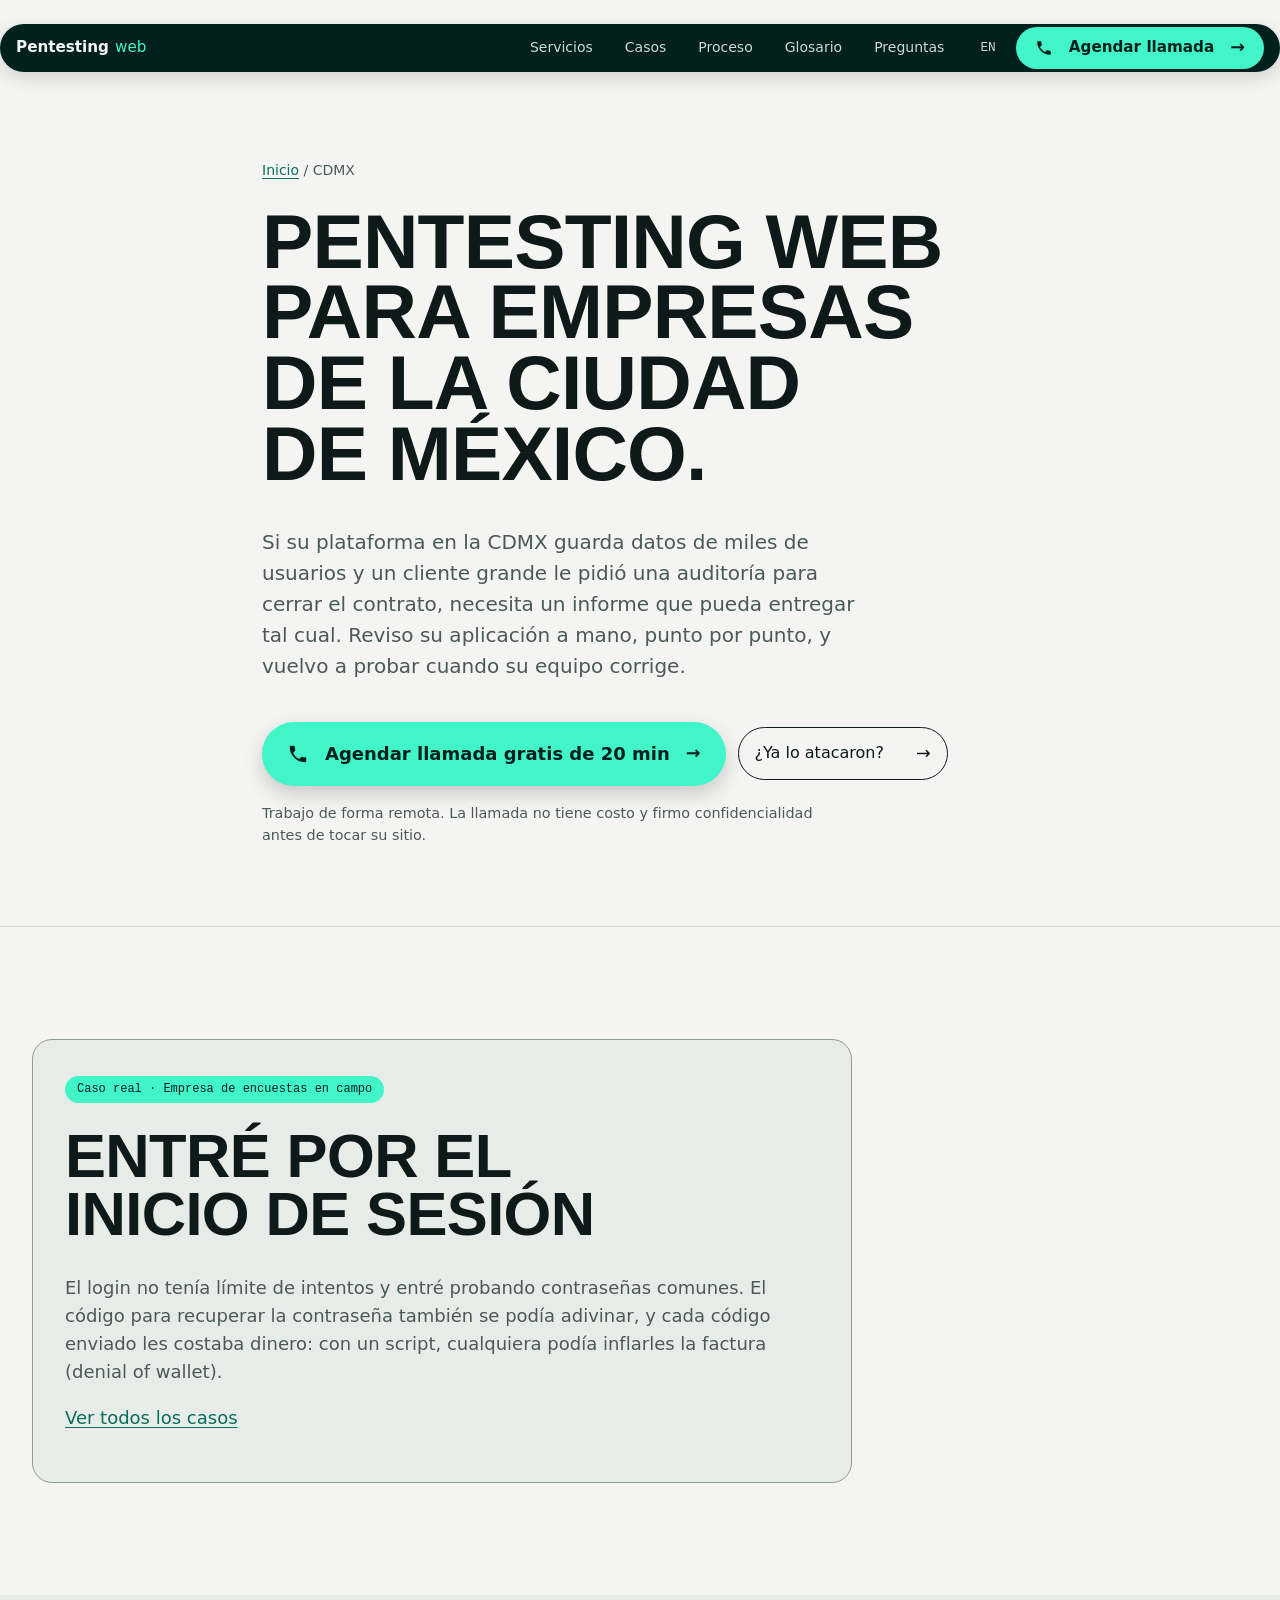
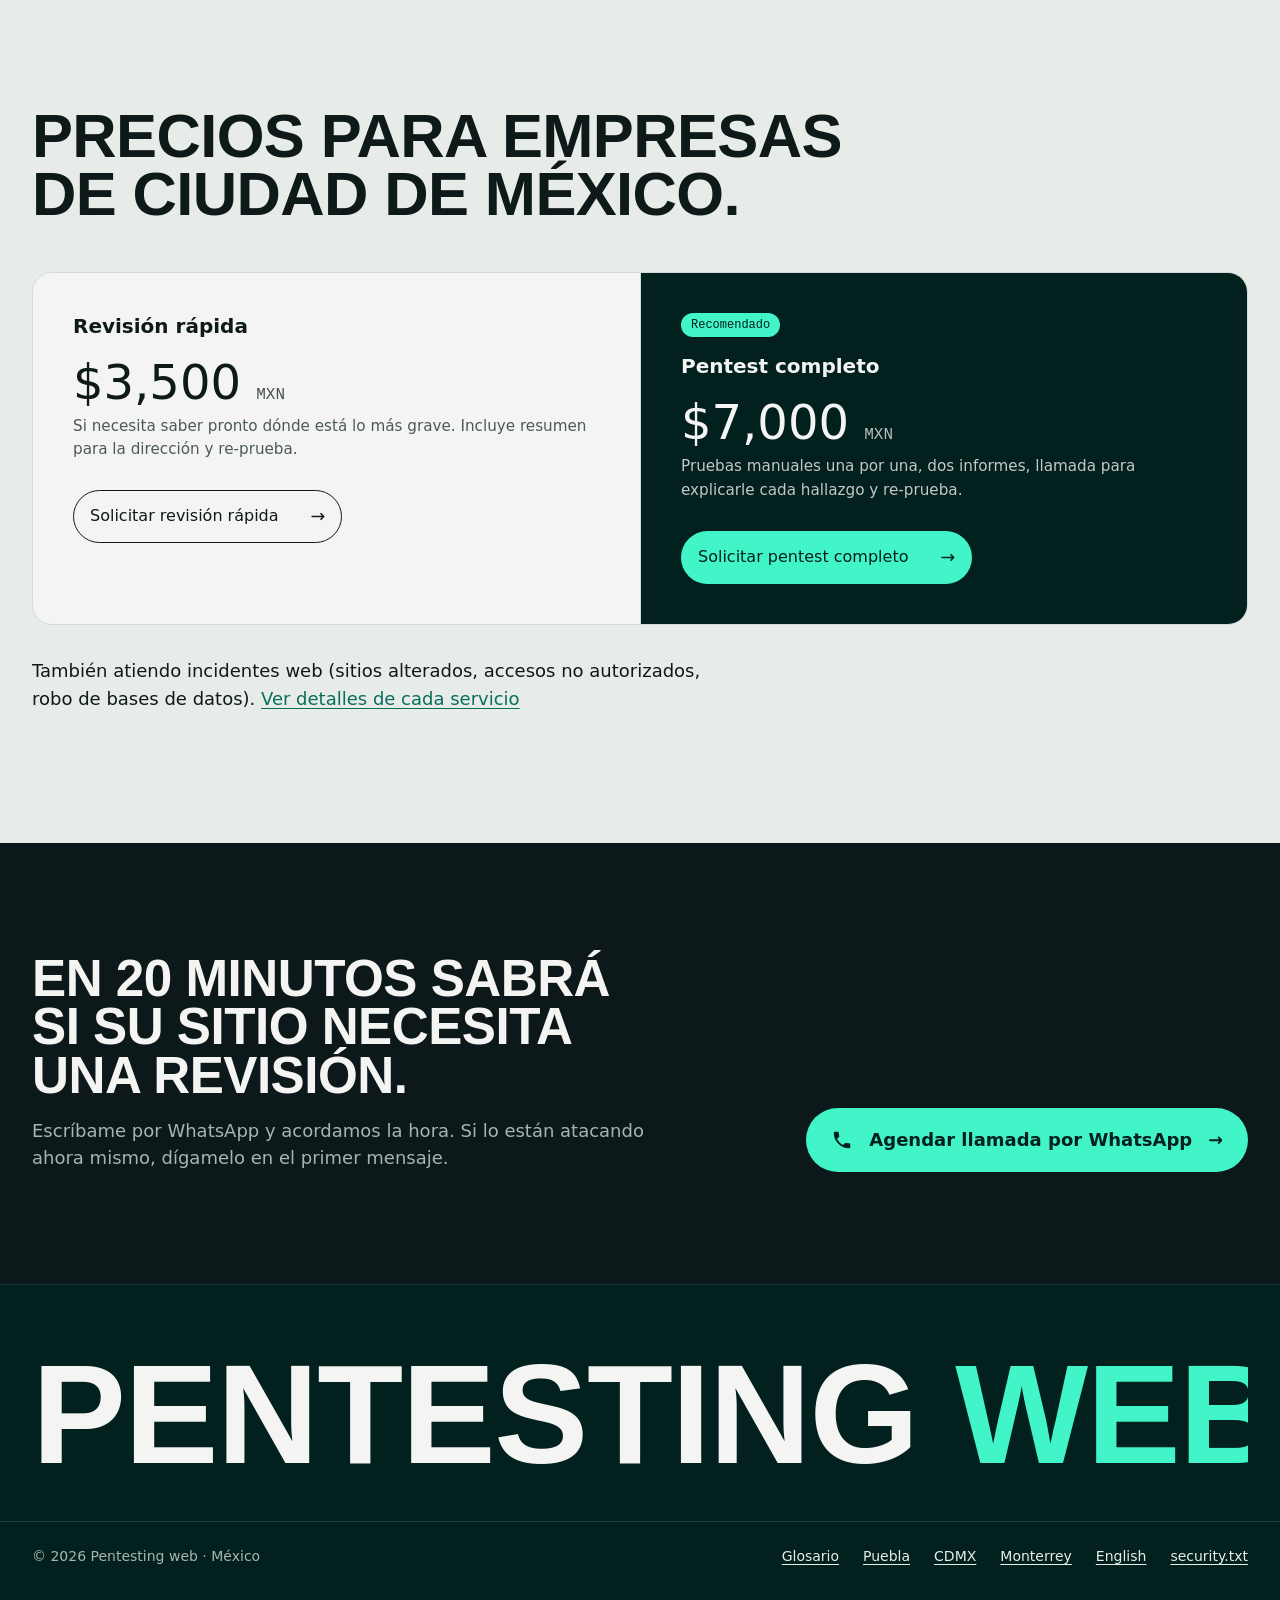
<file: pentest-web-cdmx.html>
<!doctype html>
<html lang="es-MX">
<head>
  <meta charset="utf-8">
  <meta name="viewport" content="width=device-width, initial-scale=1">
  <meta http-equiv="Content-Security-Policy" content="default-src 'none'; script-src 'self'; style-src 'self' https://fonts.googleapis.com; font-src https://fonts.gstatic.com; img-src 'self'; base-uri 'none'; form-action 'none'; upgrade-insecure-requests">
  <meta name="referrer" content="strict-origin-when-cross-origin">
  <link rel="canonical" href="https://alejandroaxa.github.io/webtester/pentest-web-cdmx.html">
  <meta property="og:url" content="https://alejandroaxa.github.io/webtester/pentest-web-cdmx.html">
  <title>Pentester web en CDMX | Alejandro Carlos</title>
  <meta name="description" content="Pentesting web para empresas medianas en Ciudad de México: SaaS, fintech, e-commerce y agencias. Trato directo y re-prueba incluida. Desde $3,500 MXN.">
  <meta name="theme-color" content="#161616">
  <meta property="og:locale" content="es_MX">
  <meta property="og:title" content="Pentester web en CDMX | Alejandro Carlos">
  <meta property="og:description" content="Pentesting web para empresas medianas en Ciudad de México: SaaS, fintech, e-commerce y agencias. Trato directo y re-prueba incluida. Desde $3,500 MXN.">
  <link rel="preconnect" href="https://fonts.googleapis.com">
  <link rel="preconnect" href="https://fonts.gstatic.com" crossorigin>
  <link href="https://fonts.googleapis.com/css2?family=IBM+Plex+Mono:wght@400;600&family=IBM+Plex+Sans+Condensed:wght@600;700&family=IBM+Plex+Sans:wght@300;400;600&display=swap" rel="stylesheet">
  <link rel="stylesheet" href="styles.css">
  <script type="application/ld+json">
  {
    "@context": "https://schema.org",
    "@type": "ProfessionalService",
    "name": "Alejandro Carlos · Pentesting web en Ciudad de México",
    "founder": { "@type": "Person", "name": "Alejandro Carlos", "jobTitle": "Pentester web" },
    "areaServed": { "@type": "City", "name": "Ciudad de México" },
    "priceRange": "$3,500 – $7,000 MXN"
  }
  </script>
</head>
<body>
  <a class="skip-link" href="#contenido">Saltar al contenido</a>
  <header class="site-header">
    <div class="container header-inner">
      <a class="brand" href="index.html" aria-label="Inicio"><strong>Pentesting</strong><span>web</span></a>
      <nav class="nav" aria-label="Principal">
        <ul class="nav-links">
          <li><a href="index.html#servicios">Servicios</a></li>
          <li><a href="index.html#casos">Casos</a></li>
          <li><a href="index.html#proceso">Proceso</a></li>
          <li><a href="glosario.html">Glosario</a></li>
          <li><a href="index.html#preguntas">Preguntas</a></li>
        </ul>
        <a class="lang" href="en/index.html" hreflang="en" lang="en" aria-label="English version">EN</a>
        <a class="btn btn-primary btn-sm btn-cta" href="#contacto" data-wa="llamada" data-ciudad="Ciudad de México"><svg class="icon" viewBox="0 0 24 24" aria-hidden="true" focusable="false"><path d="M6.6 10.8a15.1 15.1 0 0 0 6.6 6.6l2.2-2.2a1 1 0 0 1 1-.25c1.1.37 2.3.57 3.6.57a1 1 0 0 1 1 1V20a1 1 0 0 1-1 1A17 17 0 0 1 3 4a1 1 0 0 1 1-1h3.5a1 1 0 0 1 1 1c0 1.25.2 2.45.57 3.57a1 1 0 0 1-.25 1z"/></svg><span>Agendar llamada</span></a>
      </nav>
    </div>
  </header>

  <main id="contenido">
    <section class="city-hero" aria-labelledby="hero-title">
      <div class="container prose">
        <p class="breadcrumb"><a href="index.html">Inicio</a> / CDMX</p>
        <h1 id="hero-title">Pentesting web para empresas de la Ciudad de México.</h1>
        <p class="hero-lead">Si su plataforma en la CDMX guarda datos de miles de usuarios y un cliente grande le pidió una auditoría para cerrar el contrato, necesita un informe que pueda entregar tal cual. Reviso su aplicación a mano, punto por punto, y vuelvo a probar cuando su equipo corrige.</p>
        <div class="actions">
          <a class="btn btn-primary btn-cta btn-pulse" href="#contacto" data-wa="llamada" data-ciudad="Ciudad de México"><svg class="icon" viewBox="0 0 24 24" aria-hidden="true" focusable="false"><path d="M6.6 10.8a15.1 15.1 0 0 0 6.6 6.6l2.2-2.2a1 1 0 0 1 1-.25c1.1.37 2.3.57 3.6.57a1 1 0 0 1 1 1V20a1 1 0 0 1-1 1A17 17 0 0 1 3 4a1 1 0 0 1 1-1h3.5a1 1 0 0 1 1 1c0 1.25.2 2.45.57 3.57a1 1 0 0 1-.25 1z"/></svg><span>Agendar llamada gratis de 20 min</span></a>
          <a class="btn btn-ghost" href="#contacto" data-wa="incidente" data-ciudad="Ciudad de México">¿Ya lo atacaron?</a>
        </div>
        <p class="hero-note">Trabajo de forma remota. La llamada no tiene costo y firmo confidencialidad antes de tocar su sitio.</p>
      </div>
    </section>

    <section aria-labelledby="caso-title">
      <div class="container">
        <div class="city-case">
          <p class="kicker">Caso real · Empresa de encuestas en campo</p>
          <h2 id="caso-title">Entré por el inicio de sesión</h2>
          <p>El login no tenía límite de intentos y entré probando contraseñas comunes. El código para recuperar la contraseña también se podía adivinar, y cada código enviado les costaba dinero: con un script, cualquiera podía inflarles la factura (denial of wallet).</p>
          <p><a href="index.html#casos">Ver todos los casos</a></p>
        </div>
      </div>
    </section>

    <section class="section-alt" aria-labelledby="servicios-title">
      <div class="container">
        <h2 id="servicios-title">Precios para empresas de Ciudad de México.</h2>
        <div class="pricing">
          <article class="plan">
            <h3>Revisión rápida</h3>
            <p class="price">$3,500 <small>MXN</small></p>
            <p class="price-note">Si necesita saber pronto dónde está lo más grave. Incluye resumen para la dirección y re-prueba.</p>
            <a class="btn btn-ghost" href="#contacto" data-wa="rapida" data-ciudad="Ciudad de México">Solicitar revisión rápida</a>
          </article>
          <article class="plan plan-dark">
            <span class="tag-blue">Recomendado</span>
            <h3>Pentest completo</h3>
            <p class="price">$7,000 <small>MXN</small></p>
            <p class="price-note">Pruebas manuales una por una, dos informes, llamada para explicarle cada hallazgo y re-prueba.</p>
            <a class="btn btn-primary" href="#contacto" data-wa="completo" data-ciudad="Ciudad de México">Solicitar pentest completo</a>
          </article>
        </div>
        <p class="section-more">También atiendo incidentes web (sitios alterados, accesos no autorizados, robo de bases de datos). <a href="index.html#servicios">Ver detalles de cada servicio</a></p>
      </div>
    </section>

    <section id="contacto" class="cta-band" aria-labelledby="contacto-title">
      <div class="container cta-grid">
        <div>
          <h2 id="contacto-title">En 20 minutos sabrá si su sitio necesita una revisión.</h2>
          <p>Escríbame por WhatsApp y acordamos la hora. Si lo están atacando ahora mismo, dígamelo en el primer mensaje.</p>
        </div>
        <div class="actions">
          <a class="btn btn-primary btn-cta" href="#contacto" data-wa="llamada" data-ciudad="Ciudad de México"><svg class="icon" viewBox="0 0 24 24" aria-hidden="true" focusable="false"><path d="M6.6 10.8a15.1 15.1 0 0 0 6.6 6.6l2.2-2.2a1 1 0 0 1 1-.25c1.1.37 2.3.57 3.6.57a1 1 0 0 1 1 1V20a1 1 0 0 1-1 1A17 17 0 0 1 3 4a1 1 0 0 1 1-1h3.5a1 1 0 0 1 1 1c0 1.25.2 2.45.57 3.57a1 1 0 0 1-.25 1z"/></svg><span>Agendar llamada por WhatsApp</span></a>
        </div>
      </div>
    </section>
  </main>

  <div class="mobile-cta"><a class="btn btn-primary btn-cta" href="#contacto" data-wa="llamada" data-ciudad="Ciudad de México"><svg class="icon" viewBox="0 0 24 24" aria-hidden="true" focusable="false"><path d="M6.6 10.8a15.1 15.1 0 0 0 6.6 6.6l2.2-2.2a1 1 0 0 1 1-.25c1.1.37 2.3.57 3.6.57a1 1 0 0 1 1 1V20a1 1 0 0 1-1 1A17 17 0 0 1 3 4a1 1 0 0 1 1-1h3.5a1 1 0 0 1 1 1c0 1.25.2 2.45.57 3.57a1 1 0 0 1-.25 1z"/></svg><span>Agendar llamada gratis</span></a></div>

  <footer class="site-footer">
    <div class="container">
      <p class="footer-mark" aria-hidden="true">Pentesting <span>web</span></p>
    </div>
    <div class="container footer-inner">
      <p>© <span id="year">2026</span> Pentesting web · México</p>
      <ul class="footer-links" aria-label="Enlaces">
        <li><a href="glosario.html">Glosario</a></li>
        <li><a href="pentest-web-puebla.html">Puebla</a></li>
        <li><a href="pentest-web-cdmx.html">CDMX</a></li>
        <li><a href="pentest-web-monterrey.html">Monterrey</a></li>
        <li><a href="en/index.html" hreflang="en" lang="en">English</a></li>
        <li><a href=".well-known/security.txt">security.txt</a></li>
      </ul>
    </div>
  </footer>
  <script src="main.js" defer></script>
</body>
</html>
</file>
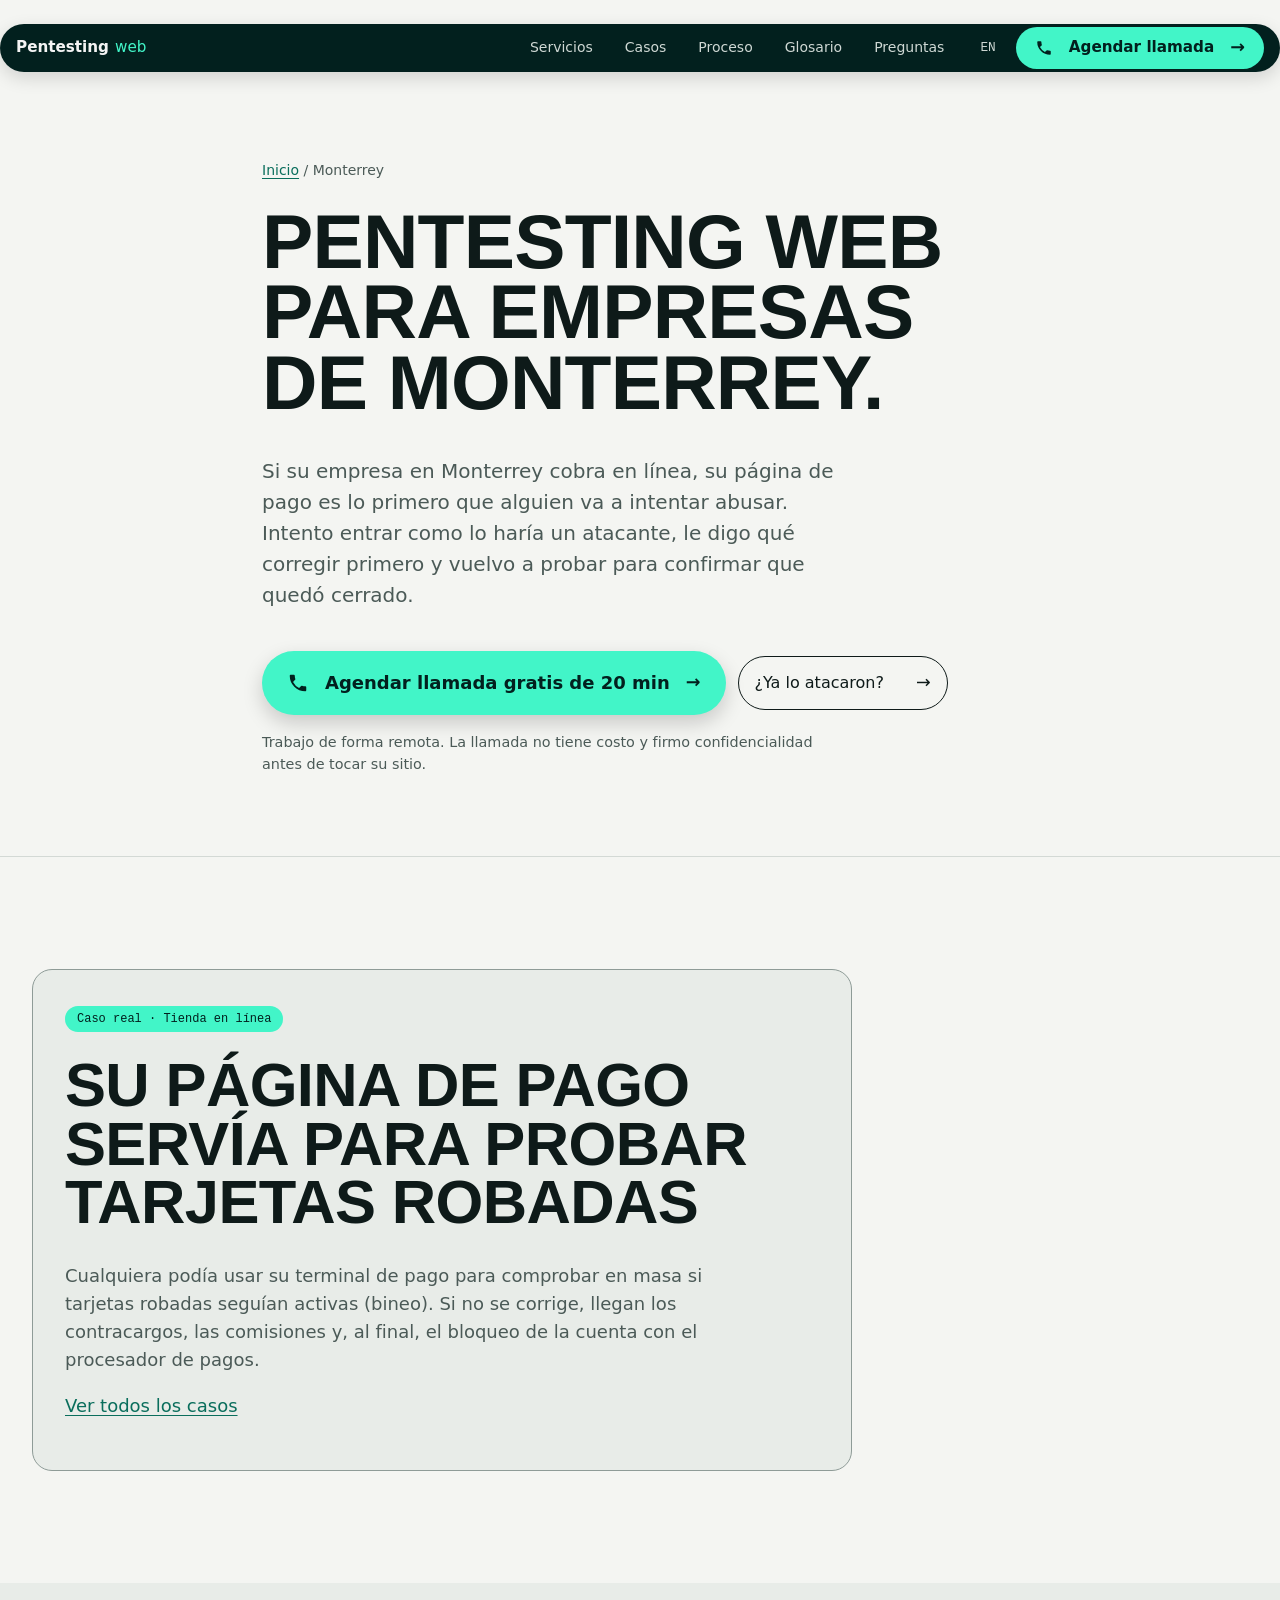
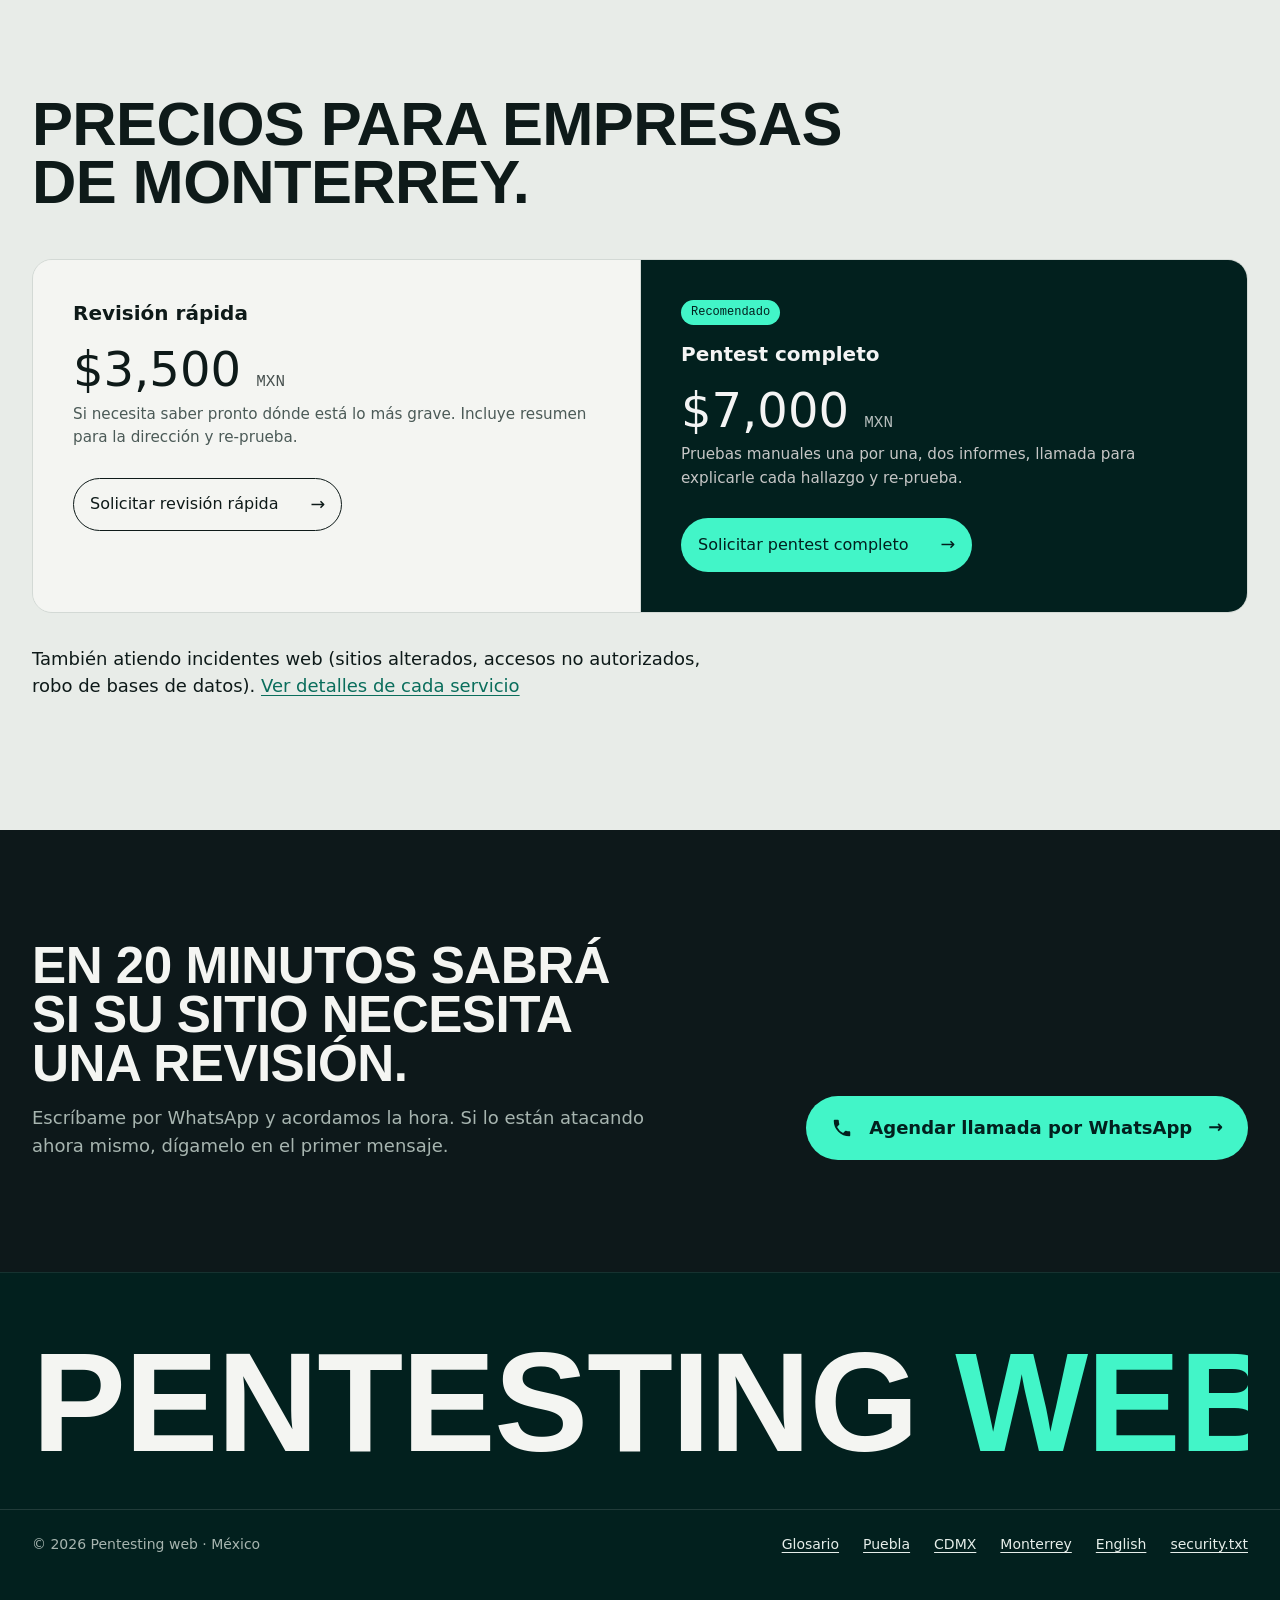
<file: pentest-web-monterrey.html>
<!doctype html>
<html lang="es-MX">
<head>
  <meta charset="utf-8">
  <meta name="viewport" content="width=device-width, initial-scale=1">
  <meta http-equiv="Content-Security-Policy" content="default-src 'none'; script-src 'self'; style-src 'self' https://fonts.googleapis.com; font-src https://fonts.gstatic.com; img-src 'self'; base-uri 'none'; form-action 'none'; upgrade-insecure-requests">
  <meta name="referrer" content="strict-origin-when-cross-origin">
  <link rel="canonical" href="https://alejandroaxa.github.io/webtester/pentest-web-monterrey.html">
  <meta property="og:url" content="https://alejandroaxa.github.io/webtester/pentest-web-monterrey.html">
  <title>Pentester web en Monterrey | Alejandro Carlos</title>
  <meta name="description" content="Pentesting web para empresas de Monterrey: tiendas en línea, plataformas con pagos y aplicaciones web. Re-prueba incluida. Desde $3,500 MXN.">
  <meta name="theme-color" content="#161616">
  <meta property="og:locale" content="es_MX">
  <meta property="og:title" content="Pentester web en Monterrey | Alejandro Carlos">
  <meta property="og:description" content="Pentesting web para empresas de Monterrey: tiendas en línea, plataformas con pagos y aplicaciones web. Re-prueba incluida. Desde $3,500 MXN.">
  <link rel="preconnect" href="https://fonts.googleapis.com">
  <link rel="preconnect" href="https://fonts.gstatic.com" crossorigin>
  <link href="https://fonts.googleapis.com/css2?family=IBM+Plex+Mono:wght@400;600&family=IBM+Plex+Sans+Condensed:wght@600;700&family=IBM+Plex+Sans:wght@300;400;600&display=swap" rel="stylesheet">
  <link rel="stylesheet" href="styles.css">
  <script type="application/ld+json">
  {
    "@context": "https://schema.org",
    "@type": "ProfessionalService",
    "name": "Alejandro Carlos · Pentesting web en Monterrey",
    "founder": { "@type": "Person", "name": "Alejandro Carlos", "jobTitle": "Pentester web" },
    "areaServed": { "@type": "City", "name": "Monterrey" },
    "priceRange": "$3,500 – $7,000 MXN"
  }
  </script>
</head>
<body>
  <a class="skip-link" href="#contenido">Saltar al contenido</a>
  <header class="site-header">
    <div class="container header-inner">
      <a class="brand" href="index.html" aria-label="Inicio"><strong>Pentesting</strong><span>web</span></a>
      <nav class="nav" aria-label="Principal">
        <ul class="nav-links">
          <li><a href="index.html#servicios">Servicios</a></li>
          <li><a href="index.html#casos">Casos</a></li>
          <li><a href="index.html#proceso">Proceso</a></li>
          <li><a href="glosario.html">Glosario</a></li>
          <li><a href="index.html#preguntas">Preguntas</a></li>
        </ul>
        <a class="lang" href="en/index.html" hreflang="en" lang="en" aria-label="English version">EN</a>
        <a class="btn btn-primary btn-sm btn-cta" href="#contacto" data-wa="llamada" data-ciudad="Monterrey"><svg class="icon" viewBox="0 0 24 24" aria-hidden="true" focusable="false"><path d="M6.6 10.8a15.1 15.1 0 0 0 6.6 6.6l2.2-2.2a1 1 0 0 1 1-.25c1.1.37 2.3.57 3.6.57a1 1 0 0 1 1 1V20a1 1 0 0 1-1 1A17 17 0 0 1 3 4a1 1 0 0 1 1-1h3.5a1 1 0 0 1 1 1c0 1.25.2 2.45.57 3.57a1 1 0 0 1-.25 1z"/></svg><span>Agendar llamada</span></a>
      </nav>
    </div>
  </header>

  <main id="contenido">
    <section class="city-hero" aria-labelledby="hero-title">
      <div class="container prose">
        <p class="breadcrumb"><a href="index.html">Inicio</a> / Monterrey</p>
        <h1 id="hero-title">Pentesting web para empresas de Monterrey.</h1>
        <p class="hero-lead">Si su empresa en Monterrey cobra en línea, su página de pago es lo primero que alguien va a intentar abusar. Intento entrar como lo haría un atacante, le digo qué corregir primero y vuelvo a probar para confirmar que quedó cerrado.</p>
        <div class="actions">
          <a class="btn btn-primary btn-cta btn-pulse" href="#contacto" data-wa="llamada" data-ciudad="Monterrey"><svg class="icon" viewBox="0 0 24 24" aria-hidden="true" focusable="false"><path d="M6.6 10.8a15.1 15.1 0 0 0 6.6 6.6l2.2-2.2a1 1 0 0 1 1-.25c1.1.37 2.3.57 3.6.57a1 1 0 0 1 1 1V20a1 1 0 0 1-1 1A17 17 0 0 1 3 4a1 1 0 0 1 1-1h3.5a1 1 0 0 1 1 1c0 1.25.2 2.45.57 3.57a1 1 0 0 1-.25 1z"/></svg><span>Agendar llamada gratis de 20 min</span></a>
          <a class="btn btn-ghost" href="#contacto" data-wa="incidente" data-ciudad="Monterrey">¿Ya lo atacaron?</a>
        </div>
        <p class="hero-note">Trabajo de forma remota. La llamada no tiene costo y firmo confidencialidad antes de tocar su sitio.</p>
      </div>
    </section>

    <section aria-labelledby="caso-title">
      <div class="container">
        <div class="city-case">
          <p class="kicker">Caso real · Tienda en línea</p>
          <h2 id="caso-title">Su página de pago servía para probar tarjetas robadas</h2>
          <p>Cualquiera podía usar su terminal de pago para comprobar en masa si tarjetas robadas seguían activas (bineo). Si no se corrige, llegan los contracargos, las comisiones y, al final, el bloqueo de la cuenta con el procesador de pagos.</p>
          <p><a href="index.html#casos">Ver todos los casos</a></p>
        </div>
      </div>
    </section>

    <section class="section-alt" aria-labelledby="servicios-title">
      <div class="container">
        <h2 id="servicios-title">Precios para empresas de Monterrey.</h2>
        <div class="pricing">
          <article class="plan">
            <h3>Revisión rápida</h3>
            <p class="price">$3,500 <small>MXN</small></p>
            <p class="price-note">Si necesita saber pronto dónde está lo más grave. Incluye resumen para la dirección y re-prueba.</p>
            <a class="btn btn-ghost" href="#contacto" data-wa="rapida" data-ciudad="Monterrey">Solicitar revisión rápida</a>
          </article>
          <article class="plan plan-dark">
            <span class="tag-blue">Recomendado</span>
            <h3>Pentest completo</h3>
            <p class="price">$7,000 <small>MXN</small></p>
            <p class="price-note">Pruebas manuales una por una, dos informes, llamada para explicarle cada hallazgo y re-prueba.</p>
            <a class="btn btn-primary" href="#contacto" data-wa="completo" data-ciudad="Monterrey">Solicitar pentest completo</a>
          </article>
        </div>
        <p class="section-more">También atiendo incidentes web (sitios alterados, accesos no autorizados, robo de bases de datos). <a href="index.html#servicios">Ver detalles de cada servicio</a></p>
      </div>
    </section>

    <section id="contacto" class="cta-band" aria-labelledby="contacto-title">
      <div class="container cta-grid">
        <div>
          <h2 id="contacto-title">En 20 minutos sabrá si su sitio necesita una revisión.</h2>
          <p>Escríbame por WhatsApp y acordamos la hora. Si lo están atacando ahora mismo, dígamelo en el primer mensaje.</p>
        </div>
        <div class="actions">
          <a class="btn btn-primary btn-cta" href="#contacto" data-wa="llamada" data-ciudad="Monterrey"><svg class="icon" viewBox="0 0 24 24" aria-hidden="true" focusable="false"><path d="M6.6 10.8a15.1 15.1 0 0 0 6.6 6.6l2.2-2.2a1 1 0 0 1 1-.25c1.1.37 2.3.57 3.6.57a1 1 0 0 1 1 1V20a1 1 0 0 1-1 1A17 17 0 0 1 3 4a1 1 0 0 1 1-1h3.5a1 1 0 0 1 1 1c0 1.25.2 2.45.57 3.57a1 1 0 0 1-.25 1z"/></svg><span>Agendar llamada por WhatsApp</span></a>
        </div>
      </div>
    </section>
  </main>

  <div class="mobile-cta"><a class="btn btn-primary btn-cta" href="#contacto" data-wa="llamada" data-ciudad="Monterrey"><svg class="icon" viewBox="0 0 24 24" aria-hidden="true" focusable="false"><path d="M6.6 10.8a15.1 15.1 0 0 0 6.6 6.6l2.2-2.2a1 1 0 0 1 1-.25c1.1.37 2.3.57 3.6.57a1 1 0 0 1 1 1V20a1 1 0 0 1-1 1A17 17 0 0 1 3 4a1 1 0 0 1 1-1h3.5a1 1 0 0 1 1 1c0 1.25.2 2.45.57 3.57a1 1 0 0 1-.25 1z"/></svg><span>Agendar llamada gratis</span></a></div>

  <footer class="site-footer">
    <div class="container">
      <p class="footer-mark" aria-hidden="true">Pentesting <span>web</span></p>
    </div>
    <div class="container footer-inner">
      <p>© <span id="year">2026</span> Pentesting web · México</p>
      <ul class="footer-links" aria-label="Enlaces">
        <li><a href="glosario.html">Glosario</a></li>
        <li><a href="pentest-web-puebla.html">Puebla</a></li>
        <li><a href="pentest-web-cdmx.html">CDMX</a></li>
        <li><a href="pentest-web-monterrey.html">Monterrey</a></li>
        <li><a href="en/index.html" hreflang="en" lang="en">English</a></li>
        <li><a href=".well-known/security.txt">security.txt</a></li>
      </ul>
    </div>
  </footer>
  <script src="main.js" defer></script>
</body>
</html>
</file>
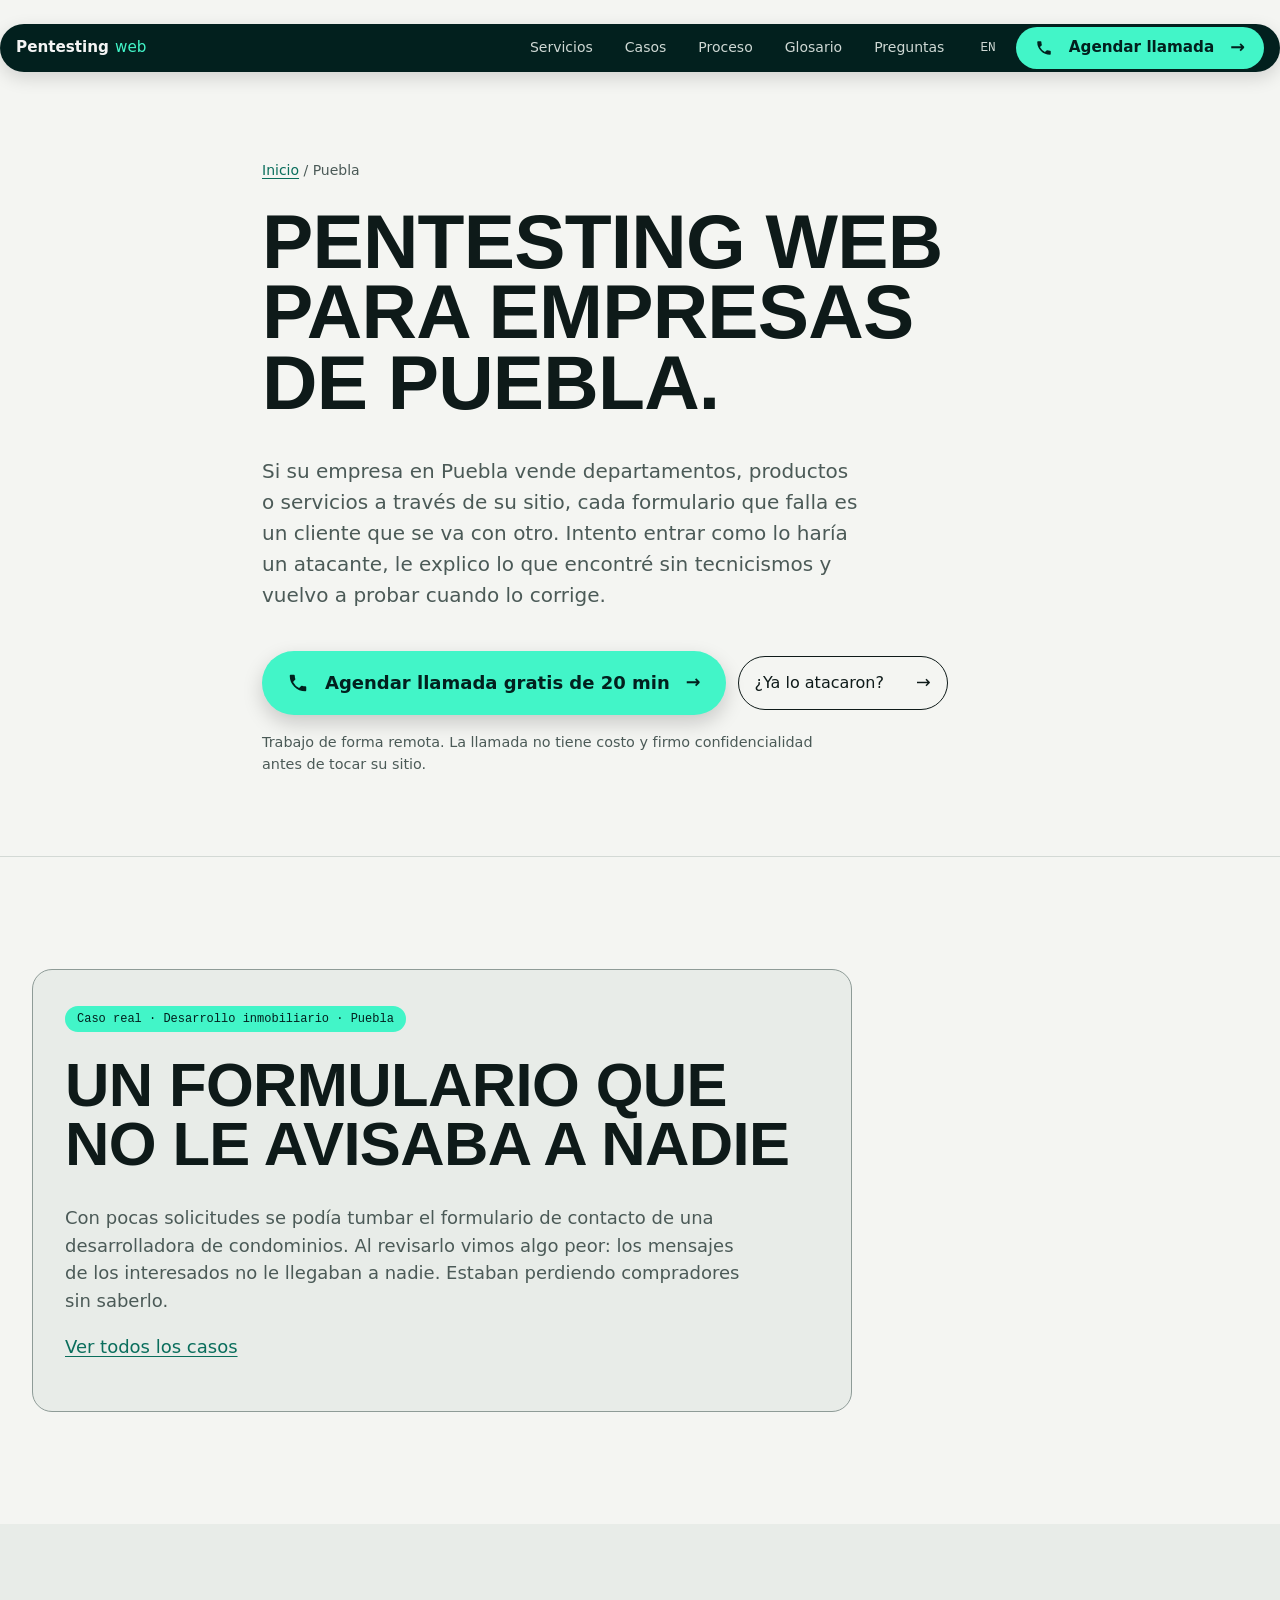
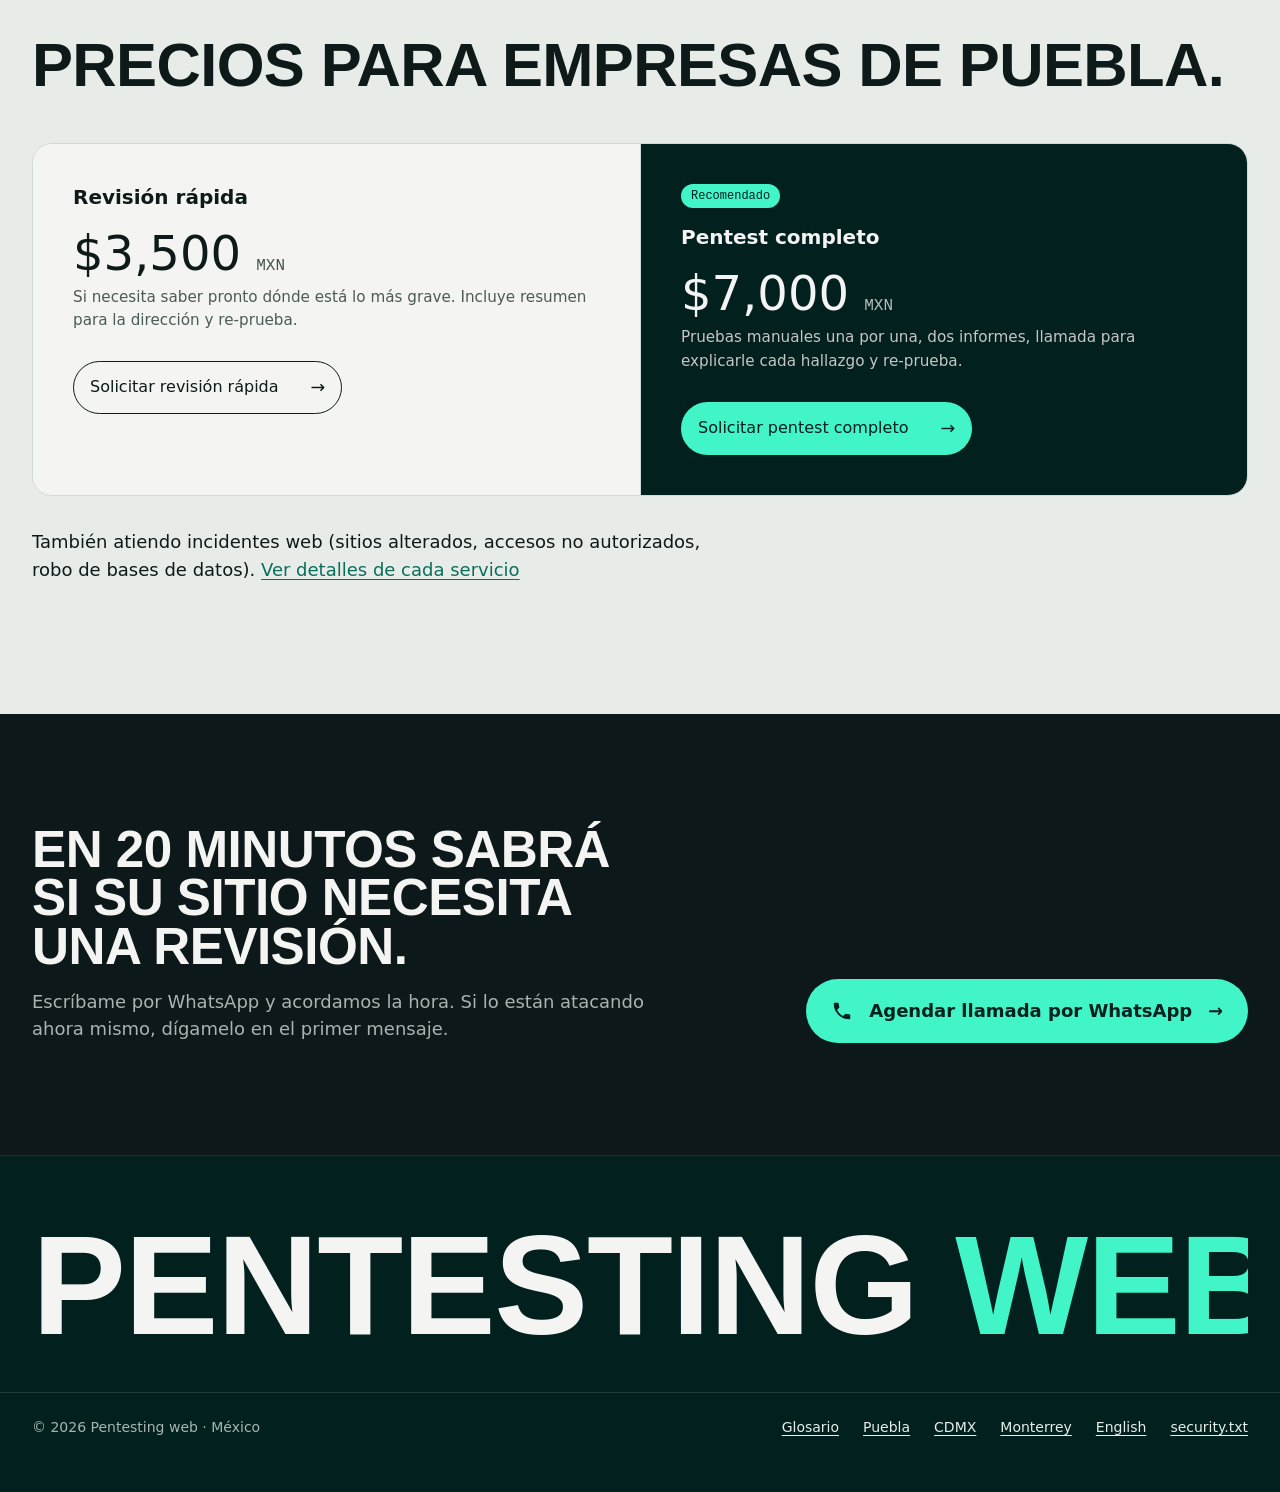
<file: pentest-web-puebla.html>
<!doctype html>
<html lang="es-MX">
<head>
  <meta charset="utf-8">
  <meta name="viewport" content="width=device-width, initial-scale=1">
  <meta http-equiv="Content-Security-Policy" content="default-src 'none'; script-src 'self'; style-src 'self' https://fonts.googleapis.com; font-src https://fonts.gstatic.com; img-src 'self'; base-uri 'none'; form-action 'none'; upgrade-insecure-requests">
  <meta name="referrer" content="strict-origin-when-cross-origin">
  <link rel="canonical" href="https://alejandroaxa.github.io/webtester/pentest-web-puebla.html">
  <meta property="og:url" content="https://alejandroaxa.github.io/webtester/pentest-web-puebla.html">
  <title>Pentester web en Puebla | Alejandro Carlos</title>
  <meta name="description" content="Pentesting web para empresas de Puebla: portales inmobiliarios, tiendas en línea y aplicaciones web. Re-prueba incluida. Desde $3,500 MXN.">
  <meta name="theme-color" content="#161616">
  <meta property="og:locale" content="es_MX">
  <meta property="og:title" content="Pentester web en Puebla | Alejandro Carlos">
  <meta property="og:description" content="Pentesting web para empresas de Puebla: portales inmobiliarios, tiendas en línea y aplicaciones web. Re-prueba incluida. Desde $3,500 MXN.">
  <link rel="preconnect" href="https://fonts.googleapis.com">
  <link rel="preconnect" href="https://fonts.gstatic.com" crossorigin>
  <link href="https://fonts.googleapis.com/css2?family=IBM+Plex+Mono:wght@400;600&family=IBM+Plex+Sans+Condensed:wght@600;700&family=IBM+Plex+Sans:wght@300;400;600&display=swap" rel="stylesheet">
  <link rel="stylesheet" href="styles.css">
  <script type="application/ld+json">
  {
    "@context": "https://schema.org",
    "@type": "ProfessionalService",
    "name": "Alejandro Carlos · Pentesting web en Puebla",
    "founder": { "@type": "Person", "name": "Alejandro Carlos", "jobTitle": "Pentester web" },
    "areaServed": { "@type": "City", "name": "Puebla" },
    "priceRange": "$3,500 – $7,000 MXN"
  }
  </script>
</head>
<body>
  <a class="skip-link" href="#contenido">Saltar al contenido</a>
  <header class="site-header">
    <div class="container header-inner">
      <a class="brand" href="index.html" aria-label="Inicio"><strong>Pentesting</strong><span>web</span></a>
      <nav class="nav" aria-label="Principal">
        <ul class="nav-links">
          <li><a href="index.html#servicios">Servicios</a></li>
          <li><a href="index.html#casos">Casos</a></li>
          <li><a href="index.html#proceso">Proceso</a></li>
          <li><a href="glosario.html">Glosario</a></li>
          <li><a href="index.html#preguntas">Preguntas</a></li>
        </ul>
        <a class="lang" href="en/index.html" hreflang="en" lang="en" aria-label="English version">EN</a>
        <a class="btn btn-primary btn-sm btn-cta" href="#contacto" data-wa="llamada" data-ciudad="Puebla"><svg class="icon" viewBox="0 0 24 24" aria-hidden="true" focusable="false"><path d="M6.6 10.8a15.1 15.1 0 0 0 6.6 6.6l2.2-2.2a1 1 0 0 1 1-.25c1.1.37 2.3.57 3.6.57a1 1 0 0 1 1 1V20a1 1 0 0 1-1 1A17 17 0 0 1 3 4a1 1 0 0 1 1-1h3.5a1 1 0 0 1 1 1c0 1.25.2 2.45.57 3.57a1 1 0 0 1-.25 1z"/></svg><span>Agendar llamada</span></a>
      </nav>
    </div>
  </header>

  <main id="contenido">
    <section class="city-hero" aria-labelledby="hero-title">
      <div class="container prose">
        <p class="breadcrumb"><a href="index.html">Inicio</a> / Puebla</p>
        <h1 id="hero-title">Pentesting web para empresas de Puebla.</h1>
        <p class="hero-lead">Si su empresa en Puebla vende departamentos, productos o servicios a través de su sitio, cada formulario que falla es un cliente que se va con otro. Intento entrar como lo haría un atacante, le explico lo que encontré sin tecnicismos y vuelvo a probar cuando lo corrige.</p>
        <div class="actions">
          <a class="btn btn-primary btn-cta btn-pulse" href="#contacto" data-wa="llamada" data-ciudad="Puebla"><svg class="icon" viewBox="0 0 24 24" aria-hidden="true" focusable="false"><path d="M6.6 10.8a15.1 15.1 0 0 0 6.6 6.6l2.2-2.2a1 1 0 0 1 1-.25c1.1.37 2.3.57 3.6.57a1 1 0 0 1 1 1V20a1 1 0 0 1-1 1A17 17 0 0 1 3 4a1 1 0 0 1 1-1h3.5a1 1 0 0 1 1 1c0 1.25.2 2.45.57 3.57a1 1 0 0 1-.25 1z"/></svg><span>Agendar llamada gratis de 20 min</span></a>
          <a class="btn btn-ghost" href="#contacto" data-wa="incidente" data-ciudad="Puebla">¿Ya lo atacaron?</a>
        </div>
        <p class="hero-note">Trabajo de forma remota. La llamada no tiene costo y firmo confidencialidad antes de tocar su sitio.</p>
      </div>
    </section>

    <section aria-labelledby="caso-title">
      <div class="container">
        <div class="city-case">
          <p class="kicker">Caso real · Desarrollo inmobiliario · Puebla</p>
          <h2 id="caso-title">Un formulario que no le avisaba a nadie</h2>
          <p>Con pocas solicitudes se podía tumbar el formulario de contacto de una desarrolladora de condominios. Al revisarlo vimos algo peor: los mensajes de los interesados no le llegaban a nadie. Estaban perdiendo compradores sin saberlo.</p>
          <p><a href="index.html#casos">Ver todos los casos</a></p>
        </div>
      </div>
    </section>

    <section class="section-alt" aria-labelledby="servicios-title">
      <div class="container">
        <h2 id="servicios-title">Precios para empresas de Puebla.</h2>
        <div class="pricing">
          <article class="plan">
            <h3>Revisión rápida</h3>
            <p class="price">$3,500 <small>MXN</small></p>
            <p class="price-note">Si necesita saber pronto dónde está lo más grave. Incluye resumen para la dirección y re-prueba.</p>
            <a class="btn btn-ghost" href="#contacto" data-wa="rapida" data-ciudad="Puebla">Solicitar revisión rápida</a>
          </article>
          <article class="plan plan-dark">
            <span class="tag-blue">Recomendado</span>
            <h3>Pentest completo</h3>
            <p class="price">$7,000 <small>MXN</small></p>
            <p class="price-note">Pruebas manuales una por una, dos informes, llamada para explicarle cada hallazgo y re-prueba.</p>
            <a class="btn btn-primary" href="#contacto" data-wa="completo" data-ciudad="Puebla">Solicitar pentest completo</a>
          </article>
        </div>
        <p class="section-more">También atiendo incidentes web (sitios alterados, accesos no autorizados, robo de bases de datos). <a href="index.html#servicios">Ver detalles de cada servicio</a></p>
      </div>
    </section>

    <section id="contacto" class="cta-band" aria-labelledby="contacto-title">
      <div class="container cta-grid">
        <div>
          <h2 id="contacto-title">En 20 minutos sabrá si su sitio necesita una revisión.</h2>
          <p>Escríbame por WhatsApp y acordamos la hora. Si lo están atacando ahora mismo, dígamelo en el primer mensaje.</p>
        </div>
        <div class="actions">
          <a class="btn btn-primary btn-cta" href="#contacto" data-wa="llamada" data-ciudad="Puebla"><svg class="icon" viewBox="0 0 24 24" aria-hidden="true" focusable="false"><path d="M6.6 10.8a15.1 15.1 0 0 0 6.6 6.6l2.2-2.2a1 1 0 0 1 1-.25c1.1.37 2.3.57 3.6.57a1 1 0 0 1 1 1V20a1 1 0 0 1-1 1A17 17 0 0 1 3 4a1 1 0 0 1 1-1h3.5a1 1 0 0 1 1 1c0 1.25.2 2.45.57 3.57a1 1 0 0 1-.25 1z"/></svg><span>Agendar llamada por WhatsApp</span></a>
        </div>
      </div>
    </section>
  </main>

  <div class="mobile-cta"><a class="btn btn-primary btn-cta" href="#contacto" data-wa="llamada" data-ciudad="Puebla"><svg class="icon" viewBox="0 0 24 24" aria-hidden="true" focusable="false"><path d="M6.6 10.8a15.1 15.1 0 0 0 6.6 6.6l2.2-2.2a1 1 0 0 1 1-.25c1.1.37 2.3.57 3.6.57a1 1 0 0 1 1 1V20a1 1 0 0 1-1 1A17 17 0 0 1 3 4a1 1 0 0 1 1-1h3.5a1 1 0 0 1 1 1c0 1.25.2 2.45.57 3.57a1 1 0 0 1-.25 1z"/></svg><span>Agendar llamada gratis</span></a></div>

  <footer class="site-footer">
    <div class="container">
      <p class="footer-mark" aria-hidden="true">Pentesting <span>web</span></p>
    </div>
    <div class="container footer-inner">
      <p>© <span id="year">2026</span> Pentesting web · México</p>
      <ul class="footer-links" aria-label="Enlaces">
        <li><a href="glosario.html">Glosario</a></li>
        <li><a href="pentest-web-puebla.html">Puebla</a></li>
        <li><a href="pentest-web-cdmx.html">CDMX</a></li>
        <li><a href="pentest-web-monterrey.html">Monterrey</a></li>
        <li><a href="en/index.html" hreflang="en" lang="en">English</a></li>
        <li><a href=".well-known/security.txt">security.txt</a></li>
      </ul>
    </div>
  </footer>
  <script src="main.js" defer></script>
</body>
</html>
</file>
<file: styles.css>
/* ==========================================================
   Pentesting web
   IBM Plex + Plex Condensed · verde tinta #02201E · menta #42F5C8
   Cada sección usa una composición propia (no plantillas repetidas).
   ========================================================== */

:root {
  --bg: #F4F5F2;
  --layer: #E8ECE8;
  --layer-2: #DAE0DB;
  --text: #0E1A19;
  --muted: #4B5A57;
  --border: #D3D9D5;
  --border-strong: #8E9B97;
  --primary: #42F5C8;
  --primary-hover: #2BDDB0;
  --primary-ink: #02201E;
  --link: #0A6E5C;
  --hl: #0A6E5C;
  --alert: #C4291C;
  --ok: #0A6E5C;
  --ink: #02201E;
  --ink-2: #0D181A;
  --mint: #42F5C8;
  --dim: #7A8783;

  --font-sans: "IBM Plex Sans", "Helvetica Neue", system-ui, sans-serif;
  --font-display: "IBM Plex Sans Condensed", "Arial Narrow", "IBM Plex Sans", sans-serif;
  --font-mono: "IBM Plex Mono", ui-monospace, monospace;
  --radius: 20px;
  --max: 1312px;
  color-scheme: light;
}
@media (prefers-color-scheme: dark) {
  :root:not([data-theme="light"]) {
    --bg: #0D181A; --layer: #12211F; --layer-2: #1B2D29;
    --text: #EEF3F0; --muted: #A7B5B0; --border: #22352F; --border-strong: #4A5F58;
    --link: #42F5C8; --hl: #42F5C8; --alert: #FF8A80; --ok: #42F5C8; --dim: #64786F;
    color-scheme: dark;
  }
}
:root[data-theme="dark"] {
  --bg: #0D181A; --layer: #12211F; --layer-2: #1B2D29;
  --text: #EEF3F0; --muted: #A7B5B0; --border: #22352F; --border-strong: #4A5F58;
  --link: #42F5C8; --hl: #42F5C8; --alert: #FF8A80; --ok: #42F5C8; --dim: #64786F;
  color-scheme: dark;
}

*, *::before, *::after { box-sizing: border-box; }
html { scroll-behavior: smooth; }
@media (prefers-reduced-motion: reduce) { html { scroll-behavior: auto; } }
body {
  margin: 0; background: var(--bg); color: var(--text);
  font-family: var(--font-sans); font-size: 1.125rem; line-height: 1.55;
  -webkit-font-smoothing: antialiased;
}
img, svg { max-width: 100%; display: block; }
h1, h2, h3 { margin: 0 0 .5em; }
h1 { font-size: clamp(2.4rem, 5.2vw, 4rem); font-weight: 300; line-height: 1.08; letter-spacing: -0.015em; }
h2 { font-size: clamp(1.9rem, 3.4vw, 2.75rem); font-weight: 300; line-height: 1.15; }
h3 { font-size: 1.25rem; font-weight: 600; line-height: 1.3; }
p { margin: 0 0 1em; }
a { color: var(--link); text-underline-offset: 3px; }
a:hover { color: var(--text); }
:focus-visible { outline: 2px solid var(--primary); outline-offset: 2px; }
.mono { font-family: var(--font-mono); }
.muted { color: var(--muted); }

.skip-link {
  position: absolute; left: 16px; top: -100px; z-index: 100;
  background: var(--primary); color: var(--primary-ink); padding: 12px 16px; font-weight: 600;
}
.skip-link:focus { top: 8px; color: var(--primary-ink); }

.container { width: 100%; max-width: var(--max); margin: 0 auto; padding: 0 16px; }
@media (min-width: 672px) { .container { padding: 0 32px; } }

section { padding: 112px 0; }
@media (max-width: 672px) { section { padding: 72px 0; } }
.section-alt { background: var(--layer); }
.kicker { font-family: var(--font-mono); font-size: .875rem; color: var(--muted); margin: 0 0 16px; }

/* ---------- Header ---------- */
.site-header { position: sticky; top: 0; z-index: 50; background: #161616; color: #F4F4F4; }
.header-inner { display: flex; align-items: center; justify-content: space-between; min-height: 48px; }
.brand { display: flex; gap: 6px; align-items: center; min-height: 48px; color: #F4F4F4; text-decoration: none; font-size: .95rem; padding-right: 16px; }
.brand:hover { color: #FFF; }
.brand strong { font-weight: 600; }
.brand span { color: #C6C6C6; }
.nav { display: flex; align-items: stretch; }
.nav-links { display: flex; list-style: none; margin: 0; padding: 0; }
.nav-links a { display: flex; align-items: center; height: 48px; padding: 0 16px; color: #C6C6C6; text-decoration: none; font-size: .875rem; }
.nav-links a:hover { background: #262626; color: #F4F4F4; }
.lang { display: flex; align-items: center; height: 48px; padding: 0 16px; color: #F4F4F4; font-family: var(--font-mono); font-size: .8rem; text-decoration: none; }
.lang:hover { background: #262626; color: #FFF; }
@media (max-width: 1000px) { .nav-links { display: none; } }

/* ---------- Botones ---------- */
.btn {
  display: inline-flex; align-items: center; justify-content: space-between; gap: 32px;
  min-height: 48px; min-width: 200px; padding: 12px 16px;
  font-family: var(--font-sans); font-size: 1rem; text-decoration: none;
  border: 1px solid transparent; border-radius: 0;
  transition: background-color .11s ease, color .11s ease;
}
.btn::after { content: "→"; font-size: 1.1rem; }
.btn-primary { background: var(--primary); color: var(--primary-ink); }
.btn-primary:hover { background: var(--primary-hover); color: var(--primary-ink); }
.btn-ghost { border-color: var(--primary); color: var(--link); }
.btn-ghost:hover { background: var(--primary); color: var(--primary-ink); }
.btn:focus-visible { outline: 2px solid var(--primary); outline-offset: -4px; box-shadow: inset 0 0 0 3px var(--bg); }
.btn-sm { min-width: 0; font-size: .875rem; }

.btn-cta {
  min-height: 64px; min-width: 300px; padding: 16px 24px; gap: 16px;
  font-size: 1.125rem; font-weight: 600; justify-content: flex-start;
}
.btn-cta::after { margin-left: auto; transition: transform .15s ease; }
.btn-cta:hover::after { transform: translateX(6px); }
.btn-cta .icon { width: 22px; height: 22px; flex: none; }
.btn-cta .icon path { fill: currentColor; }
.btn-sm.btn-cta { min-height: 48px; min-width: 0; font-size: .95rem; padding: 8px 20px; box-shadow: none; }
.btn-sm.btn-cta .icon { width: 18px; height: 18px; }
@media (max-width: 480px) { .btn-cta { min-width: 0; width: 100%; } }
@media (prefers-reduced-motion: no-preference) { .btn-pulse { animation: pulse 2.4s ease-out 1s 3; } }
.actions { display: flex; flex-wrap: wrap; gap: 12px; align-items: center; }

.mobile-cta { display: none; }
@media (max-width: 672px) {
  .mobile-cta {
    display: flex; position: fixed; left: 0; right: 0; bottom: 0; z-index: 60;
    padding: 8px 16px calc(8px + env(safe-area-inset-bottom));
    background: #161616; border-top: 1px solid #393939;
  }
  .mobile-cta .btn { width: 100%; min-width: 0; }
  body { padding-bottom: 84px; }
  .nav .btn-cta { display: none; }
}

/* ==========================================================
   1. HERO — texto + retrato
   ========================================================== */
.hero { padding: 0; border-bottom: 1px solid var(--border); }
.hero-split { display: grid; grid-template-columns: 7fr 5fr; min-height: calc(100vh - 48px); max-height: 900px; }
.hero-copy { padding: 96px 64px 64px 0; display: flex; flex-direction: column; justify-content: center; }
.hero-lead { font-size: 1.25rem; font-weight: 300; color: var(--muted); max-width: 600px; margin-bottom: 40px; }
.hero-note { font-size: .9rem; color: var(--muted); margin: 16px 0 0; }
.hero-photo { position: relative; margin: 0; background: var(--layer); overflow: hidden; }
.hero-photo img { width: 100%; height: 100%; object-fit: cover; object-position: 50% 20%; }
.hero-photo figcaption {
  position: absolute; left: 0; bottom: 0; background: #161616; color: #F4F4F4;
  padding: 12px 20px; font-size: .9rem;
}
.hero-photo figcaption span { display: block; font-family: var(--font-mono); font-size: .75rem; color: #C6C6C6; }
.facts { display: flex; flex-wrap: wrap; gap: 0; margin: 56px 0 0; padding: 0; list-style: none; }
.facts li { padding: 0 32px 0 0; margin-right: 32px; border-right: 1px solid var(--border); font-size: .9rem; color: var(--muted); }
.facts li:last-child { border-right: 0; }
.facts strong { display: block; font-size: 1.35rem; font-weight: 400; color: var(--text); }
@media (max-width: 960px) {
  .hero-split { grid-template-columns: 1fr; min-height: 0; max-height: none; }
  .hero-copy { padding: 56px 0 48px; }
  .hero-photo { aspect-ratio: 4 / 5; max-height: 560px; margin: 0 -16px; }
  .facts li { padding: 12px 0; margin: 0; border-right: 0; border-bottom: 1px solid var(--border); width: 100%; }
}
@media (min-width: 672px) and (max-width: 960px) { .hero-photo { margin: 0 -32px; } }

/* ==========================================================
   2. COMPROMISOS — titular fijo a la izquierda, filas numeradas
   ========================================================== */
.split { display: grid; grid-template-columns: 5fr 7fr; gap: 64px; align-items: start; }
.split-sticky { position: sticky; top: 96px; }
@media (max-width: 960px) { .split { grid-template-columns: 1fr; gap: 32px; } .split-sticky { position: static; } }
.numbered { list-style: none; margin: 0; padding: 0; counter-reset: n; }
.numbered li { counter-increment: n; display: grid; grid-template-columns: 96px 1fr; gap: 16px; padding: 32px 0; border-top: 1px solid var(--border-strong); }
.numbered li:last-child { border-bottom: 1px solid var(--border-strong); }
.numbered li::before { content: "0" counter(n); font-size: 3rem; font-weight: 300; line-height: 1; color: var(--link); }
.numbered p { color: var(--muted); margin: 0; }
@media (max-width: 560px) { .numbered li { grid-template-columns: 1fr; } .numbered li::before { font-size: 2rem; } }

/* ==========================================================
   3. SITUACIONES — tabla de filas
   ========================================================== */
.rows { border-top: 2px solid var(--text); }
.row { display: grid; grid-template-columns: 220px 1fr 1.3fr auto; gap: 32px; align-items: baseline; padding: 28px 0; border-bottom: 1px solid var(--border-strong); }
.row .tag { font-family: var(--font-mono); font-size: .8rem; color: var(--muted); }
.row h3 { margin: 0; font-weight: 400; font-size: 1.35rem; }
.row p { margin: 0; color: var(--muted); font-size: 1rem; }
.row a { white-space: nowrap; font-size: .95rem; }
.row.urgent .tag { color: var(--alert); }
@media (max-width: 960px) { .row { grid-template-columns: 1fr; gap: 8px; } }

/* ==========================================================
   4. PRECIOS — dos columnas + franja de incidentes
   ========================================================== */
.pricing { display: grid; grid-template-columns: 1fr 1fr; border: 1px solid var(--border); }
.plan { padding: 40px; display: flex; flex-direction: column; background: var(--bg); }
.plan + .plan { border-left: 1px solid var(--border); }
.plan-dark { background: #161616; color: #F4F4F4; }
.plan-dark .price-note, .plan-dark .includes li { color: #C6C6C6; border-color: #393939; }
.plan-dark .includes { border-color: #393939; }
.plan-dark .includes li::before { border-color: #78A9FF; }
@media (max-width: 860px) { .pricing { grid-template-columns: 1fr; } .plan + .plan { border-left: 0; border-top: 1px solid var(--border); } .plan { padding: 28px; } }
.price { font-size: 3rem; font-weight: 300; margin: 8px 0 0; line-height: 1.05; }
.price small { font-size: 1rem; font-family: var(--font-mono); opacity: .75; }
.price-text { font-size: 1.75rem; font-weight: 300; margin: 8px 0 0; }
.price-note { font-size: .95rem; color: var(--muted); margin: 8px 0 28px; }
.includes { list-style: none; padding: 0; margin: 0 0 32px; flex: 1; border-top: 1px solid var(--border); }
.includes li { position: relative; padding: 12px 0 12px 28px; border-bottom: 1px solid var(--border); font-size: 1rem; }
.includes li::before {
  content: ""; position: absolute; left: 2px; top: 19px; width: 12px; height: 7px;
  border-left: 2px solid var(--primary); border-bottom: 2px solid var(--primary); transform: rotate(-45deg);
}
.tag-blue { align-self: flex-start; font-family: var(--font-mono); font-size: .75rem; padding: 2px 8px; background: #D0E2FF; color: #002D9C; margin-bottom: 16px; }
.plan .btn { align-self: flex-start; }
.incident {
  display: grid; grid-template-columns: 1fr auto; gap: 32px; align-items: center;
  margin-top: 24px; padding: 32px 40px; border: 1px solid var(--alert); background: var(--layer);
}
.incident h3 { font-size: 1.5rem; font-weight: 400; }
.incident p { margin: 0; color: var(--muted); font-size: 1rem; }
.incident p + p { margin-top: 8px; }
@media (max-width: 860px) { .incident { grid-template-columns: 1fr; padding: 28px; } }

/* ==========================================================
   5. CASOS — caso destacado editorial + lista compacta
   ========================================================== */
.feature-case { display: grid; grid-template-columns: 1fr 1fr; gap: 64px; padding-bottom: 72px; border-bottom: 1px solid var(--border-strong); }
.pull { font-size: clamp(1.9rem, 3.6vw, 3rem); font-weight: 300; line-height: 1.15; margin: 0; }
.pull em { font-style: normal; color: var(--alert); }
.feature-case dl { margin: 0; }
.feature-case dt { font-family: var(--font-mono); font-size: .8rem; color: var(--muted); margin-top: 24px; }
.feature-case dt:first-child { margin-top: 0; }
.feature-case dd { margin: 6px 0 0; }
@media (max-width: 860px) { .feature-case { grid-template-columns: 1fr; gap: 32px; } }
.case-list { list-style: none; margin: 0; padding: 0; }
.case-item { display: grid; grid-template-columns: 64px 260px 1fr; gap: 32px; padding: 40px 0; border-bottom: 1px solid var(--border); }
.case-item .num { font-family: var(--font-mono); color: var(--muted); }
.case-item .sector { font-family: var(--font-mono); font-size: .8rem; color: var(--muted); display: block; margin-top: 8px; }
.case-item h3 { font-weight: 400; font-size: 1.4rem; margin: 0; }
.case-item p { margin: 0 0 12px; color: var(--muted); font-size: 1rem; }
.case-item p strong { color: var(--text); font-weight: 600; }
@media (max-width: 860px) { .case-item { grid-template-columns: 1fr; gap: 12px; } }
.tags { display: flex; flex-wrap: wrap; gap: 8px; margin: 16px 0 0; list-style: none; padding: 0; }
.tags li { font-family: var(--font-mono); font-size: .75rem; padding: 2px 8px; background: var(--layer-2); }
.next-case { display: flex; flex-wrap: wrap; justify-content: space-between; align-items: center; gap: 24px; padding-top: 48px; }
.next-case p { font-size: 1.5rem; font-weight: 300; margin: 0; max-width: 640px; }

/* ==========================================================
   6. PROCESO — línea de tiempo
   ========================================================== */
.timeline { list-style: none; margin: 56px 0 0; padding: 0; display: grid; grid-template-columns: repeat(5, 1fr); counter-reset: s; }
.timeline li { counter-increment: s; position: relative; padding: 40px 24px 0 0; }
.timeline li::before { content: ""; position: absolute; top: 7px; left: 0; right: 0; height: 2px; background: var(--border-strong); }
.timeline li::after { content: ""; position: absolute; top: 0; left: 0; width: 16px; height: 16px; background: var(--primary); }
.timeline li:last-child::after { background: var(--ok); }
.timeline .step { font-family: var(--font-mono); font-size: .8rem; color: var(--muted); }
.timeline h3 { margin: 8px 0; }
.timeline p { color: var(--muted); font-size: 1rem; margin: 0; }
@media (max-width: 1056px) {
  .timeline { grid-template-columns: 1fr; }
  .timeline li { padding: 0 0 32px 40px; }
  .timeline li::before { top: 0; bottom: 0; left: 7px; right: auto; width: 2px; height: auto; }
}

/* ==========================================================
   7. ESTE SITIO — ficha técnica
   ========================================================== */
.inverse { background: #161616; color: #F4F4F4; }
.inverse a { color: #78A9FF; }
.inverse .kicker, .inverse .muted { color: #C6C6C6; }
.spec-wrap { display: grid; grid-template-columns: 5fr 7fr; gap: 64px; }
@media (max-width: 960px) { .spec-wrap { grid-template-columns: 1fr; gap: 40px; } }
.spec { margin: 0; font-family: var(--font-mono); font-size: .95rem; border-top: 1px solid #393939; }
.spec div { display: grid; grid-template-columns: 220px 1fr; gap: 24px; padding: 14px 0; border-bottom: 1px solid #393939; }
.spec dt { color: #C6C6C6; }
.spec dd { margin: 0; color: #F4F4F4; }
.spec .good { color: #42BE65; }
@media (max-width: 560px) { .spec div { grid-template-columns: 1fr; gap: 4px; } }

/* ==========================================================
   8. TESTIMONIOS — cita principal + columna de citas
   ========================================================== */
.quotes { display: grid; grid-template-columns: 7fr 5fr; gap: 64px; }
@media (max-width: 960px) { .quotes { grid-template-columns: 1fr; gap: 48px; } }
.big-quote { margin: 0; }
.big-quote blockquote { margin: 0 0 24px; font-size: clamp(1.6rem, 3vw, 2.4rem); font-weight: 300; line-height: 1.25; }
.big-quote blockquote::before { content: "“"; display: block; color: var(--link); font-size: 4rem; line-height: .8; }
.cite { font-size: .95rem; color: var(--muted); }
.cite strong { color: var(--text); font-weight: 600; }
.small-quotes { margin: 0; padding: 0; list-style: none; }
.small-quotes li { padding: 0 0 24px 20px; margin-bottom: 24px; border-left: 2px solid var(--border-strong); }
.small-quotes blockquote { margin: 0 0 8px; font-size: 1rem; }

/* ==========================================================
   9. SOBRE MÍ y 10. PREGUNTAS
   ========================================================== */
.about p { font-size: 1.15rem; }
.faq { border-top: 1px solid var(--border-strong); }
.faq details { border-bottom: 1px solid var(--border); }
.faq summary { cursor: pointer; list-style: none; position: relative; padding: 18px 48px 18px 0; font-size: 1.1rem; }
.faq summary::-webkit-details-marker { display: none; }
.faq summary:hover { color: var(--link); }
.faq summary::after { content: "+"; position: absolute; right: 8px; top: 14px; font-size: 1.5rem; font-weight: 300; color: var(--link); }
.faq details[open] summary::after { content: "−"; }
.faq details p { color: var(--muted); padding: 0 48px 20px 0; margin: 0; }

/* ---------- CTA final ---------- */
.cta-band { background: var(--primary); color: #FFF; }
.cta-band .cta-grid { display: grid; grid-template-columns: 1fr auto; gap: 48px; align-items: end; }
.cta-band h2 { font-size: clamp(2rem, 4vw, 3.25rem); margin-bottom: 16px; }
.cta-band p { color: #D0E2FF; margin: 0; max-width: 640px; }
.cta-band .actions { flex-direction: column; align-items: stretch; }
.cta-band .btn-primary:hover { background: #E0E0E0; color: #0043CE; }
.cta-band .btn-ghost { border-color: #FFF; color: #FFF; }
.cta-band :focus-visible { outline-color: #FFF; }
@media (max-width: 860px) { .cta-band .cta-grid { grid-template-columns: 1fr; } }

/* ---------- Footer ---------- */
.site-footer { background: #161616; color: #C6C6C6; padding: 48px 0; font-size: .875rem; }
.site-footer a { color: #F4F4F4; }
.footer-inner { display: flex; flex-wrap: wrap; justify-content: space-between; gap: 24px; }
.footer-links { display: flex; flex-wrap: wrap; gap: 24px; list-style: none; padding: 0; margin: 0; }

/* ---------- Páginas de ciudad (reutilizan .pricing/.plan) ---------- */
.city-hero { padding: 96px 0 80px; border-bottom: 1px solid var(--border); }
.breadcrumb { font-size: .875rem; color: var(--muted); margin-bottom: 24px; }
.prose { max-width: 820px; }
.prose p { color: var(--muted); }
.city-case { border: 1px solid var(--border-strong); padding: 8px 0 8px 32px; max-width: 820px; }
.city-case p { color: var(--muted); }
.section-more { margin-top: 32px; }

/* Separación entre titular y bloque de cada sección */
.rows, .pricing, .feature-case, .quotes { margin-top: 48px; }

/* ==========================================================
   GLOSARIO
   ========================================================== */
.g-hero { padding: 80px 0 56px; }
.g-hero-grid { max-width: 820px; }
.g-letters { position: sticky; top: 48px; z-index: 40; background: var(--bg); border-top: 1px solid var(--border); border-bottom: 1px solid var(--border); }
.g-letters ul { display: flex; flex-wrap: wrap; list-style: none; margin: 0; padding: 0; }
.g-letters a {
  display: flex; align-items: center; justify-content: center; min-width: 44px; height: 44px;
  font-family: var(--font-mono); text-decoration: none; color: var(--text);
}
.g-letters a:hover { background: var(--layer); color: var(--link); }

.g-body { padding-top: 24px; padding-bottom: 96px; }
.g-group { display: grid; grid-template-columns: 160px 1fr; gap: 32px; padding: 48px 0 0; scroll-margin-top: 120px; }
.g-letter { font-size: 5rem; font-weight: 300; line-height: .9; color: var(--link); margin: 0; position: sticky; top: 120px; align-self: start; }
@media (max-width: 760px) { .g-group { grid-template-columns: 1fr; gap: 8px; } .g-letter { font-size: 3rem; position: static; } }
.g-list { margin: 0; border-top: 1px solid var(--border-strong); }
.g-entry { display: grid; grid-template-columns: 280px 1fr; gap: 32px; padding: 24px 0; border-bottom: 1px solid var(--border); scroll-margin-top: 120px; }
@media (max-width: 960px) { .g-entry { grid-template-columns: 1fr; gap: 8px; } }
.g-entry dt { font-size: 1.25rem; font-weight: 600; }
.g-alias { display: block; font-family: var(--font-mono); font-size: .8rem; font-weight: 400; color: var(--muted); margin-top: 4px; }
.g-entry dd { margin: 0; }
.g-entry dd p { margin: 0; }
.g-biz { margin-top: 12px !important; padding-left: 16px; border-left: 3px solid var(--primary); color: var(--muted); font-size: 1rem; }
.g-biz span { display: block; font-family: var(--font-mono); font-size: .75rem; color: var(--link); margin-bottom: 2px; }

/* Portada sin foto y foto en "Sobre mí" */
.hero-solo .hero-copy { padding: 112px 0 96px; max-width: 980px; }
@media (max-width: 672px) { .hero-solo .hero-copy { padding: 56px 0 56px; } }
.about .split { align-items: center; grid-template-columns: 300px 1fr; }
.about-photo { width: 100%; max-width: 300px; height: auto; aspect-ratio: 4 / 5; object-fit: cover; }
@media (max-width: 960px) { .about .split { grid-template-columns: 1fr; } .about-photo { max-width: 240px; } }

/* ==========================================================
   CAPA EDITORIAL: titulares condensados, tinta verde y menta
   ========================================================== */
:focus-visible { outline-color: var(--text); }
h1, h2, .pull, .manifesto-text, .svc-name, .svc-num, .footer-mark, .g-letter {
  font-family: var(--font-display); font-weight: 700; text-transform: uppercase; letter-spacing: -0.01em;
}
h1 { font-size: clamp(3rem, 7.6vw, 6.75rem); line-height: .92; }
h2 { font-size: clamp(2.25rem, 4.8vw, 4.25rem); line-height: .95; }
.hl { color: var(--hl); }

/* Etiqueta tipo píldora */
.kicker {
  display: inline-block; background: var(--mint); color: var(--ink);
  font-size: .75rem; padding: 4px 12px; border-radius: 999px; margin-bottom: 24px;
  align-self: flex-start; width: fit-content;
}
.pill {
  display: inline-block; vertical-align: middle; margin-left: 12px;
  font-family: var(--font-mono); font-size: .75rem; font-weight: 400; text-transform: none; letter-spacing: 0;
  background: var(--mint); color: var(--ink); padding: 3px 10px; border-radius: 999px;
}

/* Encabezado flotante */
.site-header { top: 12px; background: transparent; padding-top: 12px; margin-bottom: -60px; }
.header-inner { background: var(--ink); border-radius: 999px; padding: 0 6px 0 22px; box-shadow: 0 6px 18px rgba(0, 0, 0, .14); }
.brand span { color: var(--mint); }
.nav { align-items: center; gap: 4px; }
.nav-links a { height: 40px; border-radius: 999px; color: #CFD8D4; }
.nav-links a:hover, .nav-links a[aria-current] { background: rgba(255,255,255,.08); color: #FFF; }
.lang { height: 40px; border-left: 0; border-radius: 999px; color: #CFD8D4; }
.lang:hover { background: rgba(255,255,255,.08); }
@media (min-width: 672px) { .site-header .container { padding: 0 16px; } }

/* Botones redondeados */
.btn { border-radius: 999px; }
.btn-primary { background: var(--mint); color: var(--ink); }
.btn-primary:hover { background: var(--primary-hover); color: var(--ink); }
.btn-ghost { border-color: var(--text); color: var(--text); }
.btn-ghost:hover { background: var(--text); color: var(--bg); }
.btn-cta { box-shadow: 0 8px 20px rgba(0, 0, 0, .18); }
.btn-sm.btn-cta { min-height: 40px; padding: 6px 18px; }
@keyframes pulse {
  0%   { box-shadow: 0 8px 20px rgba(0,0,0,.18), 0 0 0 0 rgba(66,245,200,.6); }
  70%  { box-shadow: 0 8px 20px rgba(0,0,0,.18), 0 0 0 16px rgba(66,245,200,0); }
  100% { box-shadow: 0 8px 20px rgba(0,0,0,.18), 0 0 0 0 rgba(66,245,200,0); }
}
.mobile-cta { background: var(--ink); border-top-color: rgba(255,255,255,.1); }

/* Portada oscura */
.hero {
  border-bottom: 0; color: #F4F5F2;
  background:
linear-gradient(180deg, #02201E 0%, #0D181A 100%);
}
.hero .hl { color: var(--mint); }
.hero-solo .hero-copy { padding: 176px 0 104px; max-width: 1180px; }
@media (max-width: 672px) { .hero-solo .hero-copy { padding: 120px 0 64px; } }
.hero .hero-lead { color: #B9C6C1; font-size: 1.3rem; max-width: 640px; }
.hero .hero-note { color: #8FA19B; }
.hero .btn-ghost { border-color: rgba(255,255,255,.4); color: #F4F5F2; }
.hero .btn-ghost:hover { background: #F4F5F2; color: var(--ink); }
.hero .btn:focus-visible { outline-color: var(--mint); box-shadow: none; outline-offset: 3px; }
.hero .facts li { color: #8FA19B; border-color: rgba(255,255,255,.14); }
.hero .facts strong { color: #FFF; font-family: var(--font-display); font-weight: 600; font-size: 1.6rem; }

/* Manifiesto que se revela al hacer scroll */
.manifesto { padding: 152px 0; }
.manifesto-text { margin: 0; max-width: 1180px; font-size: clamp(2.2rem, 5.6vw, 5.25rem); line-height: .98; }
.js-reveal .manifesto-text .w { color: var(--dim); transition: color .35s ease; }
.js-reveal .manifesto-text .w.on { color: var(--text); }
.js-reveal .manifesto-text .hl .w.on { color: var(--hl); }
@media (max-width: 672px) { .manifesto { padding: 96px 0; } }

/* Compromisos y proceso */
.numbered li::before { font-family: var(--font-display); font-weight: 700; color: var(--hl); }
.timeline li::after { border-radius: 50%; background: var(--link); }
.timeline li:last-child::after { background: var(--mint); }

/* Servicios: acordeón numerado */
.svc { margin-top: 48px; border-top: 1px solid var(--border-strong); }
.svc-item { border-bottom: 1px solid var(--border-strong); }
.svc-item summary {
  list-style: none; cursor: pointer; display: grid; align-items: center; gap: 24px;
  grid-template-columns: 110px 1fr auto 48px; padding: 32px 0;
}
.svc-item summary::-webkit-details-marker { display: none; }
.svc-item summary::after {
  content: "+"; display: grid; place-items: center; width: 48px; height: 48px; border-radius: 50%;
  border: 1px solid var(--border-strong); font-size: 1.5rem; font-weight: 300; transition: background-color .15s ease;
}
.svc-item[open] summary::after { content: "−"; background: var(--mint); color: var(--ink); border-color: var(--mint); }
.svc-item summary:hover .svc-name { color: var(--hl); }
.svc-num { font-size: clamp(2rem, 4vw, 3.5rem); line-height: 1; color: var(--muted); }
.svc-name { font-size: clamp(1.9rem, 4.2vw, 3.75rem); line-height: .95; transition: color .15s ease; }
.svc-price { font-family: var(--font-display); font-weight: 600; font-size: clamp(1.5rem, 2.6vw, 2.25rem); white-space: nowrap; }
.svc-price small { font-family: var(--font-mono); font-size: .9rem; font-weight: 400; opacity: .7; }
.svc-price-text { font-size: 1.1rem; font-family: var(--font-mono); font-weight: 400; color: var(--muted); }
.svc-alert .svc-num { color: var(--alert); }
.svc-body { padding: 0 0 48px 134px; max-width: 980px; }
.svc-lead { font-size: 1.3rem; font-weight: 300; max-width: 680px; }
.svc-body > p:not(.svc-lead) { color: var(--muted); }
.svc-body .includes { display: grid; grid-template-columns: 1fr 1fr; column-gap: 32px; margin-bottom: 32px; }
.includes li::before { border-color: var(--link); }
@media (max-width: 860px) {
  .svc-item summary { grid-template-columns: 1fr 44px; grid-template-areas: "num toggle" "name toggle" "price toggle"; gap: 6px 16px; padding: 24px 0; }
  .svc-num { grid-area: num; font-size: 1.25rem; }
  .svc-name { grid-area: name; }
  .svc-price { grid-area: price; }
  .svc-item summary::after { grid-area: toggle; width: 44px; height: 44px; }
  .svc-body { padding: 0 0 32px; }
  .svc-body .includes { grid-template-columns: 1fr; }
  .pill { margin-left: 0; margin-top: 8px; display: table; }
}

/* Tarjetas redondeadas */
.pricing { border-radius: var(--radius); overflow: hidden; }
.plan-dark { background: var(--ink); }
.plan-dark .tag-blue, .tag-blue { background: var(--mint); color: var(--ink); border-radius: 999px; padding: 3px 10px; }
.plan-dark .includes li::before { border-color: var(--mint); }
.incident, .city-case { border-radius: var(--radius); }
.city-case { padding: 32px; background: var(--layer); }
.tags li { border-radius: 999px; padding: 2px 10px; }
.about-photo { border-radius: var(--radius); }

/* Casos */
.pull { line-height: .98; font-size: clamp(2.2rem, 4.4vw, 3.75rem); }
.case-item h3 { font-size: 1.5rem; font-weight: 600; }
.big-quote blockquote::before { color: var(--hl); }

/* Este sitio */
.inverse { background: var(--ink); }
.inverse a { color: var(--mint); }
.inverse .kicker { color: var(--ink); }
.inverse .muted { color: #A7B5B0; }
.spec { border-top-color: rgba(255,255,255,.12); }
.spec div { border-bottom-color: rgba(255,255,255,.12); }
.spec dt { color: #A7B5B0; }
.spec .good { color: var(--mint); }

/* Llamada final */
.cta-band { background: var(--ink-2); color: #F4F5F2; }
.cta-band p { color: #A7B5B0; }
.cta-band .btn-primary { background: var(--mint); color: var(--ink); box-shadow: none; }
.cta-band .btn-primary:hover { background: var(--primary-hover); color: var(--ink); }
.cta-band .btn-ghost { border-color: rgba(255,255,255,.4); color: #F4F5F2; }
.cta-band .btn-ghost:hover { background: #F4F5F2; color: var(--ink); }
.cta-band :focus-visible { outline-color: var(--mint); }

/* Pie con marca gigante */
.site-footer { background: var(--ink); color: #A7B5B0; padding: 72px 0 40px; border-top: 1px solid rgba(255,255,255,.08); }
.site-footer a { color: #E6EEEA; }
.footer-mark {
  margin: 0 0 48px; color: #F4F5F2; line-height: .82; white-space: nowrap; overflow: hidden;
  font-size: clamp(2.5rem, 11vw, 10.5rem);
}
.footer-mark span { color: var(--mint); }
.footer-inner { padding-top: 24px; border-top: 1px solid rgba(255,255,255,.12); }

/* Páginas internas: espacio para el encabezado flotante */
.city-hero, .g-hero { padding-top: 160px; }
.g-letters { top: 72px; }
.g-letter { font-size: 5.5rem; color: var(--hl); }
.city-hero h1, .g-hero h1 { font-size: clamp(2.6rem, 6vw, 5rem); }

/* Ajustes de legibilidad */
p { text-wrap: pretty; }
h1, h2, h3, .manifesto-text { text-wrap: balance; }
p.kicker { color: var(--ink); }

main p { max-width: 62ch; }
main .manifesto-text, main .pull { max-width: none; }
</file>
